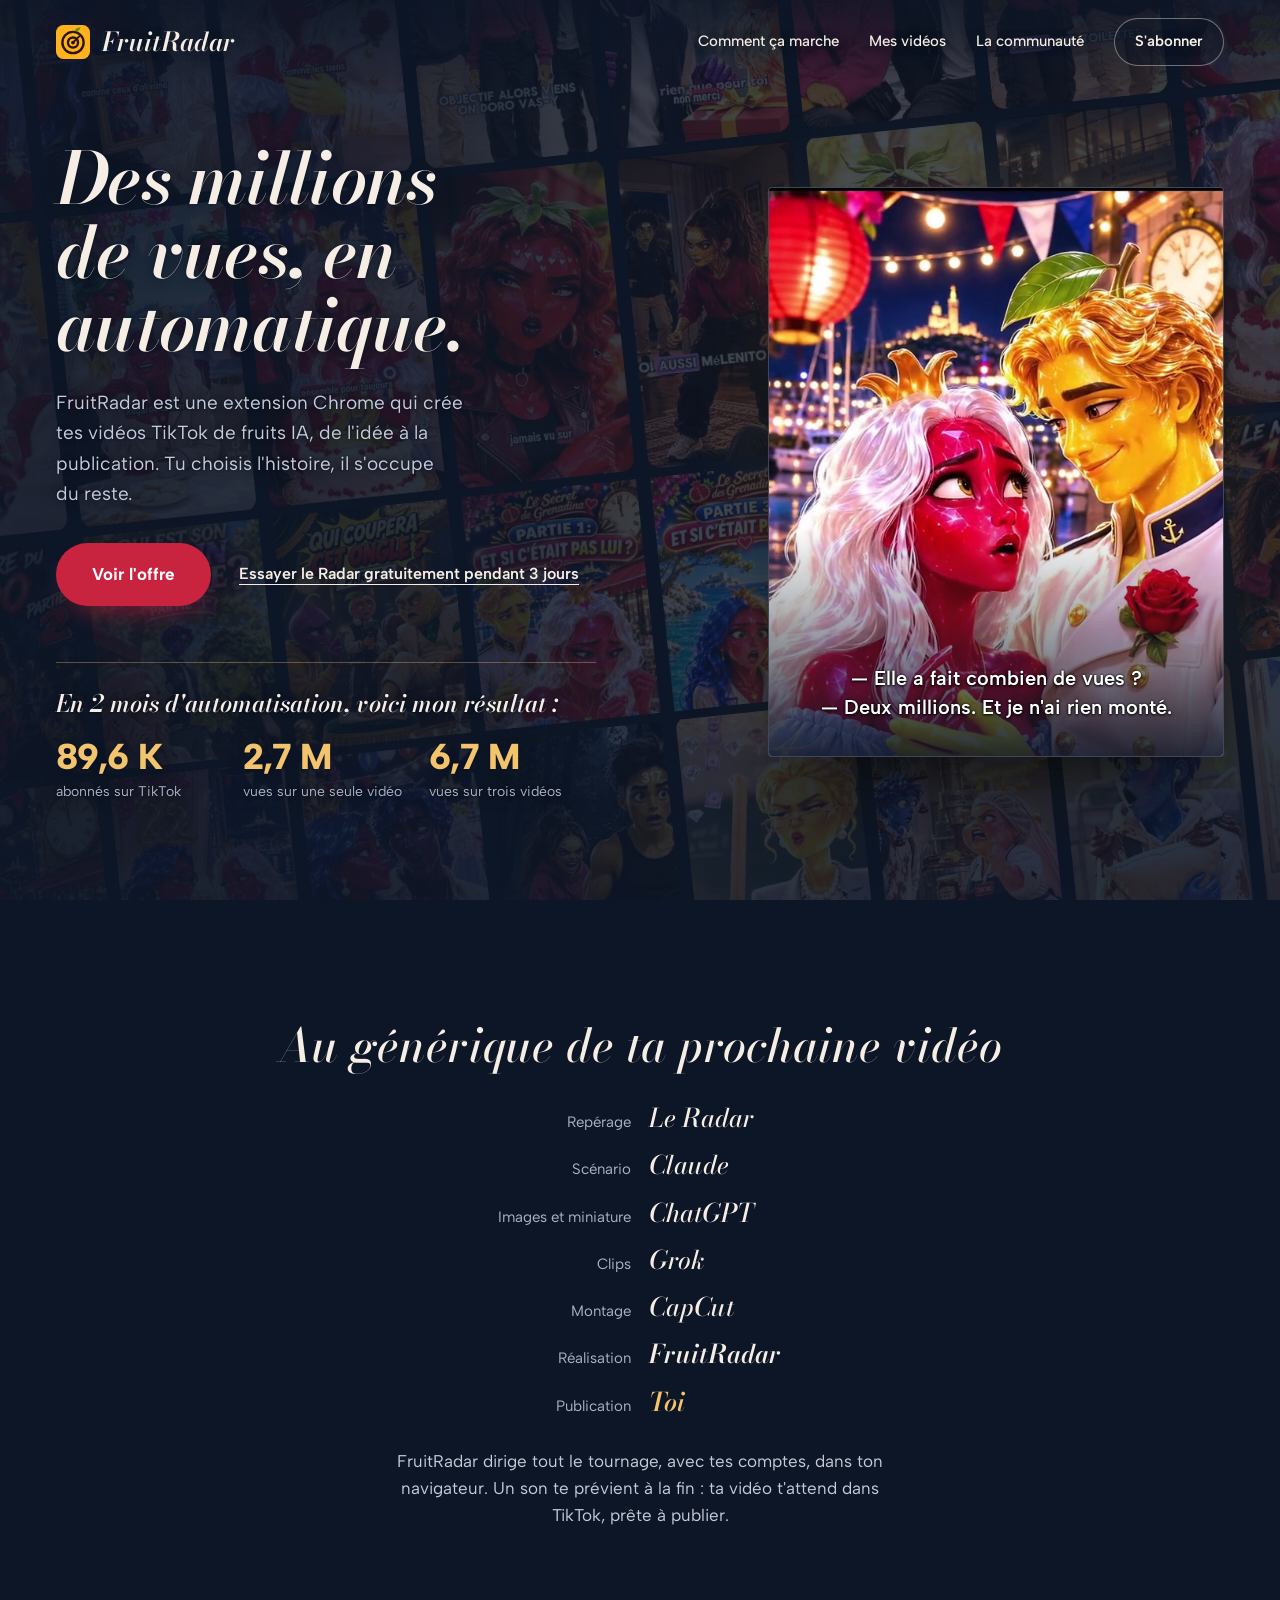
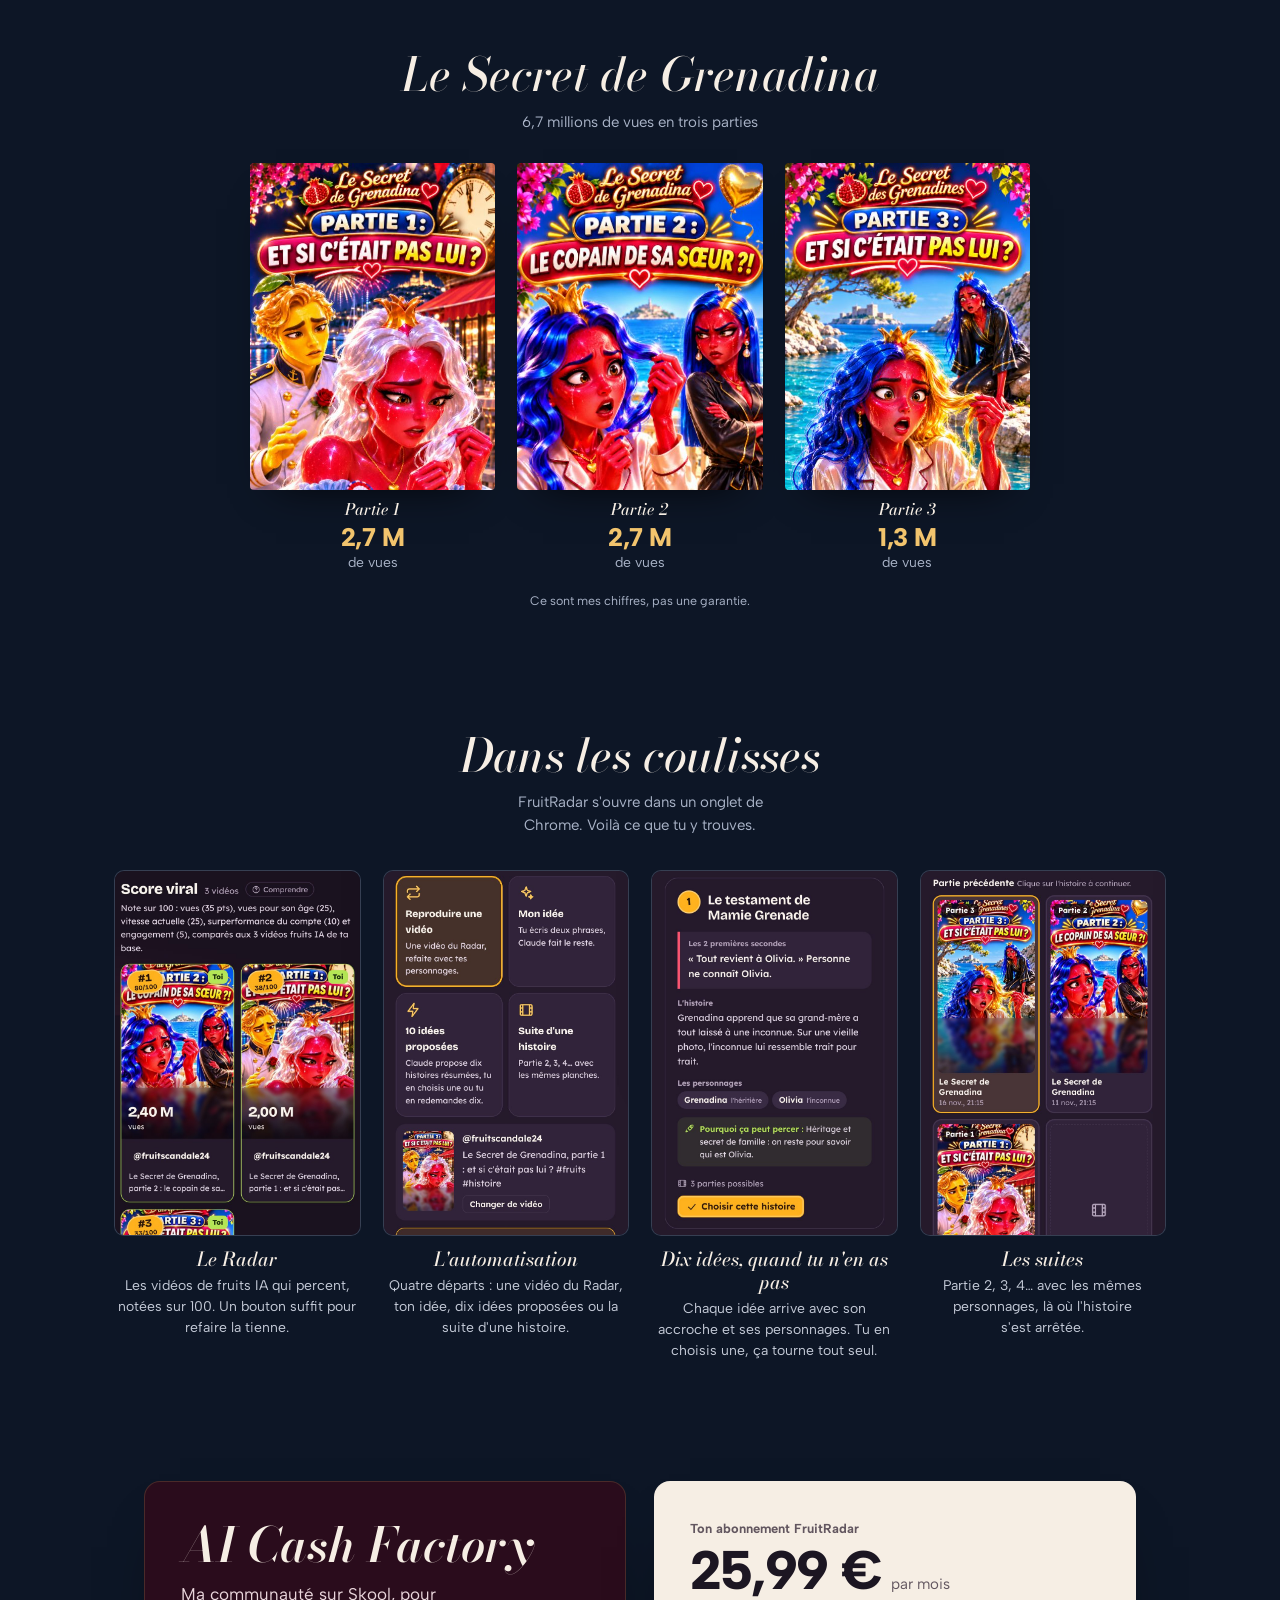
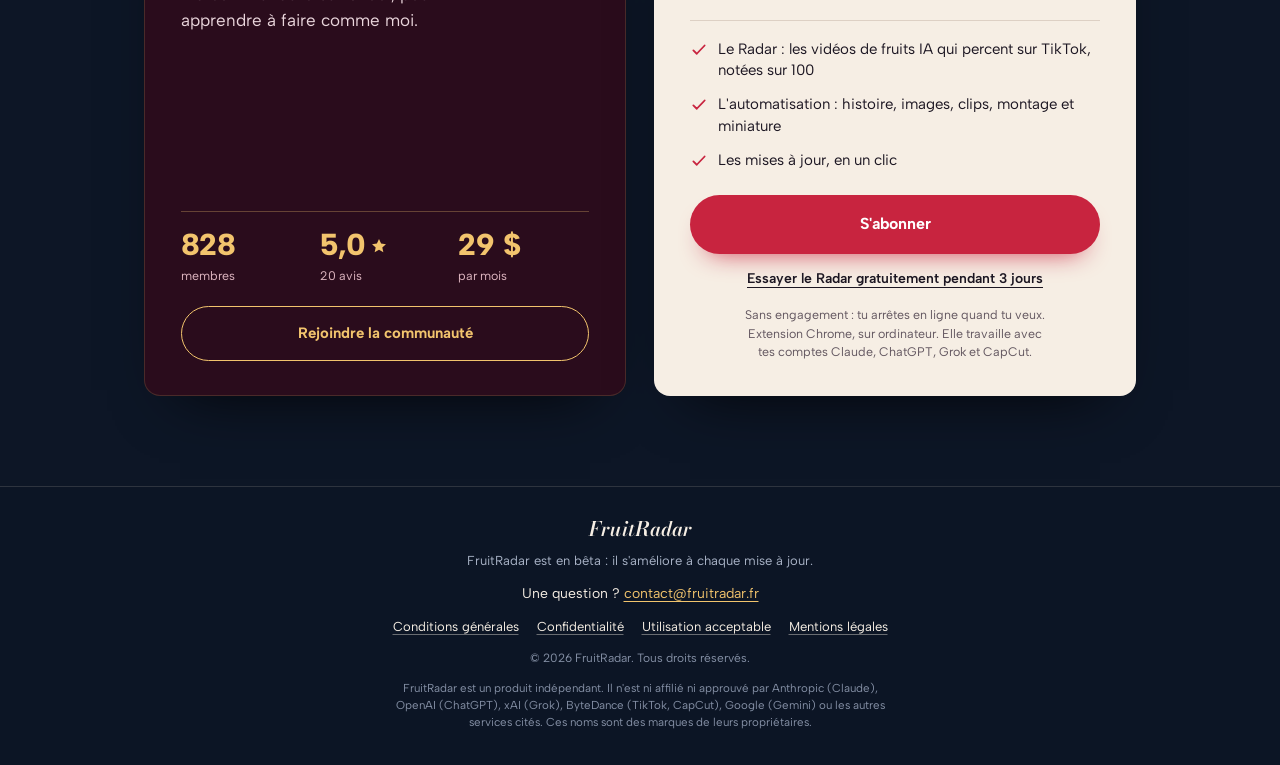
<file: index.html>
<!DOCTYPE html>
<html lang="fr">
<head>
<meta charset="utf-8">
<meta name="viewport" content="width=device-width, initial-scale=1">
<meta name="theme-color" content="#0d1626">
<meta name="description" content="FruitRadar est l'extension Chrome qui crée tes vidéos TikTok de fruits IA : le Radar repère ce qui perce, l'automatisation écrit l'histoire, dessine, anime et monte la vidéo. Tu n'as plus qu'à publier.">
<meta property="og:type" content="website">
<meta property="og:url" content="https://fruitradar.fr/">
<meta property="og:title" content="FruitRadar : des millions de vues, en automatique">
<meta property="og:description" content="L'extension Chrome qui crée tes vidéos TikTok de fruits IA, de l'idée à la publication.">
<meta property="og:image" content="https://fruitradar.fr/accueil.jpg">
<meta property="og:locale" content="fr_FR">
<link rel="icon" href="/favicon.ico" sizes="16x16 32x32 48x48">
<link rel="icon" type="image/png" sizes="192x192" href="/favicon-192.png">
<link rel="apple-touch-icon" href="/apple-touch-icon.png">
<link rel="preload" href="f-bodoni-italique-latin.woff2" as="font" type="font/woff2" crossorigin>
<title>FruitRadar : tes vidéos TikTok de fruits IA, en automatique</title>
<style>
  /* polices servies par le site lui-même (licence SIL OFL) : aucune requête vers un service tiers */
  @font-face { font-family: "Bodoni Moda"; font-style: normal; font-display: swap; font-weight: 400 900; src: url("f-bodoni-latin.woff2") format("woff2"); unicode-range: U+0000-00FF,U+0131,U+0152-0153,U+02BB-02BC,U+02C6,U+02DA,U+02DC,U+0304,U+0308,U+0329,U+2000-206F,U+20AC,U+2122,U+2191,U+2193,U+2212,U+2215,U+FEFF,U+FFFD; }
  @font-face { font-family: "Bodoni Moda"; font-style: italic; font-display: swap; font-weight: 400 900; src: url("f-bodoni-italique-latin.woff2") format("woff2"); unicode-range: U+0000-00FF,U+0131,U+0152-0153,U+02BB-02BC,U+02C6,U+02DA,U+02DC,U+0304,U+0308,U+0329,U+2000-206F,U+20AC,U+2122,U+2191,U+2193,U+2212,U+2215,U+FEFF,U+FFFD; }
  @font-face { font-family: "Albert Sans"; font-style: normal; font-display: swap; font-weight: 100 900; src: url("f-albert-latin.woff2") format("woff2"); unicode-range: U+0000-00FF,U+0131,U+0152-0153,U+02BB-02BC,U+02C6,U+02DA,U+02DC,U+0304,U+0308,U+0329,U+2000-206F,U+20AC,U+2122,U+2191,U+2193,U+2212,U+2215,U+FEFF,U+FFFD; }

  /* Prime time. Une soirée de première : bleu nuit, velours, rubis, or, ivoire.
     Derrière l'écran (l'image d'accueil), un mur d'affiches et de scènes de mes vidéos défile lentement.
     Quand on descend dans la page, la salle s'assombrit : le mur s'efface pour laisser lire.
     Titres en Bodoni Moda italique, texte en Albert Sans. Une seule couleur d'action : le rubis. */
  :root {
    --nuit: #0d1626;
    --nuit-2: #16223a;
    --velours: #2a0c1c;
    --rubis: #c8243f;
    --rubis-2: #ad1d36;
    --or: #f2c46d;
    --ivoire: #f6eee4;
    --brume: #a9b3c7;
    --brume-2: #c5cbd8;
    --encre: #1c1622;
    --encre-2: #62565f;
    --filet: rgba(242, 196, 109, .34);
    --trait: rgba(246, 238, 228, .14);
    --affiche: "Bodoni Moda", "Bodoni 72", Didot, Georgia, serif;
    --texte: "Albert Sans", system-ui, -apple-system, "Segoe UI", Roboto, sans-serif;
  }
  *, *::before, *::after { box-sizing: border-box; }
  html { -webkit-text-size-adjust: 100%; scroll-behavior: smooth; scroll-padding-top: 1.25rem; font-size: clamp(100%, calc(62.5% + .42vw), 150%); } /* grands écrans : tout grandit avec l'écran (16 px jusqu'à ~1430 px de large, 24 px au plus) */
  body { margin: 0; min-height: 100vh; background: var(--nuit); color: var(--ivoire); font: 400 1rem/1.55 var(--texte); overflow-x: clip; -webkit-font-smoothing: antialiased; }
  img { display: block; max-width: 100%; height: auto; }
  h1, h2, p, figure, dl, dd, ul { margin: 0; }
  ul { padding: 0; list-style: none; }
  a { color: inherit; }
  :focus-visible { outline: 2px solid var(--or); outline-offset: 0.1875rem; }

  /* ----- le mur : affiches et scènes de mes vidéos, en colonnes qui défilent. Chaque colonne contient deux fois la même bande :
     glisser de la moitié de sa hauteur revient exactement au départ. Le voile s'épaissit quand on descend (--voile, réglé plus bas). ----- */
  .fond { position: fixed; inset: 0; z-index: -1; overflow: hidden; background: var(--nuit); }
  .mur { position: absolute; inset: -18% -30%; display: flex; gap: 0.875rem; justify-content: center; transform: rotate(-6deg); }
  .col { flex: 0 0 clamp(7.375rem, 30vw, 11rem); align-self: flex-start; display: flex; flex-direction: column; animation: monte 86s linear infinite; }
  .col img { width: 100%; height: auto; }
  .col:nth-child(even) { animation-name: descend; animation-duration: 98s; }
  .col:nth-child(3n) { animation-duration: 112s; }
  .col:nth-child(4n+1) { animation-delay: -20s; }
  .col:nth-child(4n+2) { animation-delay: -47s; }
  .col:nth-child(4n+3) { animation-delay: -9s; }
  .col:nth-child(4n) { animation-delay: -63s; }
  @keyframes monte { from { transform: translateY(0); } to { transform: translateY(-33.3333%); } }
  @keyframes descend { from { transform: translateY(-33.3333%); } to { transform: translateY(0); } }
  .fond::after { content: ""; position: absolute; inset: 0; background-image: radial-gradient(ellipse 110% 80% at 50% 38%, rgba(13, 22, 38, 0) 35%, rgba(13, 22, 38, .62) 100%), linear-gradient(rgba(13, 22, 38, var(--voile, .78)), rgba(13, 22, 38, var(--voile, .78))); }
  @media (max-width: 700px) { .col:nth-child(n+7) { display: none; } }

  /* ----- l'en-tête ----- */
  .tete { display: flex; align-items: center; justify-content: space-between; gap: 1rem; padding: 0.875rem 1.125rem 0.875rem 1.25rem; background: linear-gradient(rgba(13, 22, 38, .72), rgba(13, 22, 38, 0)); text-shadow: 0 1px 0.625rem rgba(13, 22, 38, .9); }
  .marque { display: inline-flex; align-items: center; gap: 0.625rem; text-decoration: none; }
  .marque svg { flex: none; width: 1.875rem; height: 1.875rem; }
  .marque span { font: italic 600 1.375rem/1 var(--affiche); }
  .nav { display: flex; align-items: center; gap: 1.875rem; }
  .nav .ancre { display: none; }
  .pilule { padding: 0.625rem 1.0625rem; border: 1px solid rgba(246, 238, 228, .42); border-radius: 62.4375rem; background: rgba(13, 22, 38, .4); font-size: .875rem; font-weight: 600; text-decoration: none; transition: background .2s, color .2s, border-color .2s; }
  .pilule:hover { background: var(--ivoire); border-color: var(--ivoire); color: var(--nuit); }

  /* ----- la scène : l'écran (l'image d'accueil, sous-titrée comme un film) et l'accroche ----- */
  .scene { max-width: 35rem; margin: 0 auto; }
  .ecran { position: relative; margin: 0.25rem 0.75rem 0; aspect-ratio: 4 / 5; overflow: hidden; border-radius: 0.25rem; background: var(--nuit-2); border: 1px solid rgba(246, 238, 228, .18); box-shadow: 0 2.75rem 5rem -2.125rem rgba(0, 0, 0, .95), 0 0 6.875rem -1.5rem rgba(242, 196, 109, .16); }
  .ecran img { position: absolute; inset: 0; width: 100%; height: 100%; object-fit: cover; }
  .ecran::after { content: ""; position: absolute; left: 0; right: 0; bottom: 0; height: 40%; background: linear-gradient(to top, rgba(13, 22, 38, .9), rgba(13, 22, 38, 0)); }
  .sous-titre { position: absolute; z-index: 1; left: 0.875rem; right: 0.875rem; bottom: 1.375rem; text-align: center; font: 600 1.0625rem/1.45 var(--texte); color: #fff; text-shadow: 0 0 2px #000, 0 1px 0.1875rem #000; }

  .accroche { padding: 2.125rem 1.5rem 0; text-align: center; text-shadow: 0 1px 1rem rgba(13, 22, 38, .95), 0 0 0.1875rem rgba(13, 22, 38, .7); }
  .accroche h1 { font: italic 600 clamp(2.65rem, 11.8vw, 3.15rem)/1.02 var(--affiche); font-variation-settings: "opsz" 40; letter-spacing: -.01em; text-wrap: balance; }
  .chapeau { margin: 1.125rem auto 0; max-width: 32ch; font-size: 1rem; line-height: 1.6; color: var(--brume-2); text-wrap: pretty; }
  .actions { display: flex; flex-direction: column; align-items: center; gap: 1rem; margin-top: 1.625rem; }
  .appel { display: block; width: 100%; padding: 1.0625rem 1.5rem; border-radius: 62.4375rem; background: var(--rubis); color: #fff; font-weight: 700; font-size: 1rem; text-align: center; text-decoration: none; box-shadow: 0 1rem 1.875rem -1.125rem rgba(200, 36, 63, .9); transition: background .2s; }
  .appel:hover { background: var(--rubis-2); }
  .appel, .lien { text-shadow: none; }
  .lien { font-weight: 600; font-size: .9375rem; text-decoration-thickness: 1px; text-underline-offset: 0.3125rem; transition: color .2s; }
  .lien:hover { color: var(--or); }

  .chiffres { margin: 2.75rem 0 0; padding: 1.5rem 0 1.375rem; border-top: 1px solid var(--filet); border-bottom: 1px solid var(--filet); }
  .chiffres ul { display: grid; grid-template-columns: repeat(3, minmax(0, 1fr)); gap: 0.5rem; }
  .chiffres li { font-size: .78rem; line-height: 1.35; color: var(--brume); }
  .chiffres b { display: block; margin-bottom: 0.5rem; font: 800 1.8rem/1 var(--texte); letter-spacing: -.025em; color: var(--or); white-space: nowrap; }
  .chiffres-titre { margin: 0 0 1.125rem; font: italic 600 1.25rem/1.25 var(--affiche); font-variation-settings: "opsz" 24; color: var(--ivoire); text-wrap: balance; }

  /* ----- les sections ----- */
  .section { max-width: 35rem; margin: 4.75rem auto 0; padding: 0 1.5rem; }
  .titre { font: italic 500 clamp(1.95rem, 8.2vw, 2.3rem)/1.1 var(--affiche); text-align: center; text-wrap: balance; }
  .sous { margin: 0.625rem auto 0; max-width: 34ch; text-align: center; font-size: .875rem; line-height: 1.5; color: var(--brume); text-wrap: balance; }
  .paragraphe { margin: 1.875rem auto 0; max-width: 33ch; text-align: center; font-size: .9375rem; line-height: 1.6; color: var(--brume-2); text-wrap: pretty; }

  /* le générique : rôles à droite de l'axe, noms à gauche, comme à la fin d'un film */
  .credits { margin: 1.875rem auto 0; display: grid; gap: 0.75rem; }
  .credits div { display: grid; grid-template-columns: minmax(0, 1fr) minmax(0, 1fr); column-gap: 1.125rem; align-items: baseline; }
  .credits dt { text-align: right; font-size: .8125rem; line-height: 1.6; color: var(--brume); }
  .credits dd { font: italic 500 1.25rem/1.3 var(--affiche); }
  .credits .moi dd { font-weight: 600; }
  .credits .toi dd { color: var(--or); font-weight: 600; }

  /* la saga, dans l'ordre des parties : les miniatures restent, leurs vues sont tenues à jour par le serveur */
  .affiches { margin-top: 1.5rem; display: grid; grid-template-columns: repeat(3, minmax(0, 1fr)); gap: 0.625rem; }
  .affiches figure { position: relative; }
  .affiches img { width: 100%; aspect-ratio: 3 / 4; object-fit: cover; border-radius: 0.25rem; background: var(--nuit-2); box-shadow: 0 1.25rem 2.5rem -1.625rem rgba(0, 0, 0, .9); }
  .affiches figcaption { margin-top: 0.625rem; text-align: center; font-size: .75rem; line-height: 1.3; color: var(--brume); }
  .affiches figcaption span { display: block; margin-bottom: 0.25rem; font: italic 500 1rem/1.2 var(--affiche); color: var(--ivoire); }
  .affiches figcaption b { display: block; margin-bottom: 0.1875rem; font: 800 1.2rem/1.1 var(--texte); letter-spacing: -.02em; color: var(--or); white-space: nowrap; }
  .note { margin-top: 1.125rem; text-align: center; font-size: .78rem; color: var(--brume); }
  /* chiffre ou miniature qui vient d'arriver du serveur : un fondu court, rien de plus */
  .neuf { animation: neuf .7s ease both; }
  @keyframes neuf { from { opacity: .12; } }

  /* les coulisses : quatre captures de l'extension, à faire défiler sur téléphone */
  .defile { position: relative; margin: 1.5rem -1.5rem 0; padding: 0.25rem 1.5rem 0.5rem; display: flex; gap: 0.875rem; overflow-x: auto; scroll-snap-type: x mandatory; scroll-padding: 0 1.5rem; scrollbar-width: none; overscroll-behavior-x: contain; -webkit-overflow-scrolling: touch; }
  .defile::-webkit-scrollbar { display: none; }
  .defile:focus-visible { outline-offset: -2px; border-radius: 0.75rem; }
  .vue { flex: 0 0 80%; scroll-snap-align: center; }
  .vue img { width: 100%; aspect-ratio: 808 / 1200; object-fit: cover; object-position: top; border-radius: 0.625rem; border: 1px solid var(--trait); background: var(--nuit-2); }
  .vue figcaption { margin-top: 0.75rem; display: grid; gap: 0.25rem; text-align: center; }
  .vue strong { font: italic 500 1.2rem/1.2 var(--affiche); }
  .vue span { font-size: .875rem; line-height: 1.5; color: var(--brume-2); text-wrap: pretty; }
  .defile-bas { display: flex; align-items: center; justify-content: center; gap: 0.875rem; margin-top: 0.875rem; }
  .points { display: flex; gap: 2px; }
  .points button { width: 1.625rem; height: 1.625rem; padding: 0; border: 0; background: none; cursor: pointer; display: grid; place-items: center; border-radius: 50%; }
  .points button::before { content: ""; width: 0.4375rem; height: 0.4375rem; border-radius: 50%; background: rgba(246, 238, 228, .3); transition: background .2s, width .2s; }
  .points button.on::before { width: 1.25rem; border-radius: 0.4375rem; background: var(--or); }
  .fleche { width: 2.5rem; height: 2.5rem; border-radius: 50%; border: 1px solid rgba(246, 238, 228, .3); background: rgba(13, 22, 38, .5); color: var(--ivoire); cursor: pointer; display: grid; place-items: center; transition: background .2s, opacity .2s; }
  .fleche svg { width: 1.125rem; height: 1.125rem; }
  .fleche:hover { background: rgba(246, 238, 228, .12); }
  .fleche:disabled { opacity: .32; cursor: default; }

  /* ----- la communauté et l'abonnement ----- */
  .offres { max-width: 35rem; margin: 4.75rem auto 0; padding: 0 0.875rem; display: grid; gap: 1.375rem; }
  .skool { padding: 1.75rem 1.375rem 1.625rem; border-radius: 1rem; background: var(--velours); border: 1px solid rgba(242, 196, 109, .16); box-shadow: 0 1.875rem 3.75rem -2.25rem rgba(0, 0, 0, .9); display: flex; flex-direction: column; }
  .skool h2 { font: italic 600 2rem/1.05 var(--affiche); }
  .skool-texte { margin-top: 0.625rem; font-size: .9375rem; line-height: 1.55; color: #ead6dc; }
  .sk-chiffres { margin: 1.375rem 0; padding-top: 1.125rem; border-top: 1px solid rgba(242, 196, 109, .3); display: grid; grid-template-columns: repeat(3, minmax(0, 1fr)); gap: 0.5rem; font-size: .78rem; line-height: 1.3; color: #e0b8c2; }
  .sk-chiffres b { display: block; margin-bottom: 0.4375rem; font: 800 1.5rem/1 var(--texte); letter-spacing: -.02em; color: var(--or); white-space: nowrap; }
  .sk-note::after { content: ""; display: inline-block; width: .6em; height: .6em; margin-left: .14em; vertical-align: .02em; background: url("data:image/svg+xml,%3Csvg xmlns='http://www.w3.org/2000/svg' viewBox='0 0 24 24'%3E%3Cpath d='M12 2.8l2.8 6 6.5.7-4.9 4.4 1.4 6.4L12 17l-5.8 3.3 1.4-6.4L2.7 9.5l6.5-.7z' fill='%23f2c46d'/%3E%3C/svg%3E") no-repeat center / contain; }
  .sk-bas { margin-top: auto; }
  .contour { display: block; padding: 0.9375rem; border-radius: 62.4375rem; border: 1px solid var(--or); color: var(--or); text-align: center; font-weight: 700; font-size: .9375rem; text-decoration: none; transition: background .2s, color .2s; }
  .contour:hover { background: var(--or); color: var(--velours); }

  .prix { padding: 1.875rem 1.5rem 1.625rem; border-radius: 1rem; background: var(--ivoire); color: var(--encre); box-shadow: 0 1.875rem 3.75rem -2.25rem rgba(0, 0, 0, .9); }
  .prix-nom { font-size: .8125rem; color: var(--encre-2); }
  .prix-montant { margin-top: 0.25rem; display: flex; align-items: baseline; flex-wrap: wrap; gap: 0.25rem 0.625rem; }
  .prix-montant b { font: 800 clamp(2.9rem, 13.5vw, 3.4rem)/1 var(--texte); letter-spacing: -.035em; white-space: nowrap; }
  .prix-montant span { font-size: .9375rem; color: var(--encre-2); }
  .prix-montant s { font: 700 1.25rem/1 var(--texte); color: var(--encre-2); text-decoration-thickness: 2px; }
  .prix-promo { display: inline-block; margin-top: 0.625rem; padding: 0.25rem 0.75rem; border-radius: 62.4375rem; background: var(--rubis); color: #fff; font-weight: 700; font-size: .8125rem; }
  .prix-promo[hidden] { display: none; }
  .prix ul { margin-top: 1.375rem; padding-top: 1.125rem; border-top: 1px solid #ddd0c4; display: grid; gap: 0.75rem; }
  .prix li { display: grid; grid-template-columns: 1.125rem 1fr; gap: 0.625rem; font-size: .9375rem; line-height: 1.45; }
  .prix li svg { width: 1.125rem; height: 1.125rem; margin-top: 2px; color: var(--rubis); }
  .prix-appel { display: block; margin-top: 1.5rem; padding: 1.0625rem; border-radius: 62.4375rem; background: var(--rubis); color: #fff; text-align: center; font-weight: 700; font-size: 1rem; text-decoration: none; box-shadow: 0 0.875rem 1.625rem -1rem rgba(200, 36, 63, .95); transition: background .2s; }
  .prix-appel:hover { background: var(--rubis-2); }
  .prix-appel:focus-visible { outline-color: var(--encre); }
  .essai { margin-top: 0.875rem; text-align: center; font-size: .875rem; }
  .essai a { font-weight: 600; text-decoration-thickness: 1px; text-underline-offset: 0.25rem; }
  .essai a:hover { color: var(--rubis); }
  .essai a:focus-visible { outline-color: var(--encre); }
  .prix-note { margin-top: 1rem; text-align: center; font-size: .78rem; line-height: 1.5; color: var(--encre-2); text-wrap: balance; }


  /* ----- le pied de page ----- */
  .pied { margin-top: 4rem; padding: 2rem 1.5rem 2.125rem; border-top: 1px solid var(--trait); background: rgba(13, 22, 38, .55); text-align: center; display: grid; gap: 0.75rem; justify-items: center; }
  .pied-marque { font: italic 600 1.25rem/1 var(--affiche); }
  .pied-texte { max-width: 44ch; font-size: .8125rem; line-height: 1.55; color: var(--brume); }
  .pied-contact { font-size: .875rem; }
  .pied-contact a { color: var(--or); text-underline-offset: 0.1875rem; }
  .pied-liens { display: flex; flex-wrap: wrap; justify-content: center; gap: 0.375rem 1.125rem; font-size: .8125rem; }
  .pied-liens a { text-underline-offset: 0.1875rem; text-decoration-color: rgba(246, 238, 228, .4); }
  .pied-liens a:hover { color: var(--or); }
  .pied-droits { font-size: .75rem; color: #8590a6; }
  .pied-affil { max-width: 70ch; font-size: .72rem; line-height: 1.5; color: #8590a6; }

  /* ----- ordinateur : l'accroche à gauche, l'écran à droite, le mur visible tout autour ----- */
  @media (min-width: 980px) {
    .tete { height: 5.25rem; padding: 0 3.5rem; }
    .marque { gap: 0.75rem; }
    .marque svg { width: 2.125rem; height: 2.125rem; }
    .marque span { font-size: 1.625rem; }
    .nav .ancre { display: inline; font-size: .9375rem; font-weight: 500; text-decoration: none; transition: color .2s; }
    .nav .ancre:hover { color: var(--or); }
    .pilule { padding: 0.6875rem 1.25rem; font-size: .9375rem; }

    .scene { max-width: 80rem; min-height: calc(100vh - 5.25rem); min-height: calc(100svh - 5.25rem); padding: 0.5rem 3.5rem 3rem; display: grid; grid-template-columns: minmax(0, 1fr) minmax(0, 28.5rem); column-gap: 5rem; align-items: center; }
    .ecran { grid-column: 2; grid-row: 1; margin: 0; }
    .sous-titre { left: 2rem; right: 2rem; bottom: 2.125rem; font-size: 1.25rem; }
    .accroche { grid-column: 1; grid-row: 1; padding: 0; text-align: left; }
    .fond::before { content: ""; position: absolute; inset: 0; z-index: 1; background: linear-gradient(90deg, rgba(13, 22, 38, .62), rgba(13, 22, 38, .4) 38%, rgba(13, 22, 38, 0) 58%); opacity: calc((.93 - var(--voile, .78)) / .15); }
    .accroche h1 { font-size: clamp(3.7rem, 5.6vw, 4.9rem); }
    .chapeau { margin: 1.625rem 0 0; max-width: 36ch; font-size: 1.1875rem; }
    .actions { flex-direction: row; gap: 1.75rem; margin-top: 2.125rem; }
    .appel { width: auto; padding: 1.125rem 2.25rem; font-size: 1.0625rem; }
    .lien { font-size: 1rem; }
    .chiffres { margin-top: 3.5rem; padding: 1.625rem 0 0; border-bottom: 0; max-width: 33.75rem; }
    .chiffres ul { gap: 1.25rem; }
    .chiffres li { font-size: .875rem; }
    .chiffres b { font-size: 2.25rem; }
    .chiffres-titre { margin-bottom: 1.25rem; font-size: 1.5rem; }

    .section { max-width: 68.75rem; margin-top: 7.5rem; }
    .titre { font-size: 2.9rem; }
    .sous { font-size: .9375rem; }
    .paragraphe { max-width: 46ch; font-size: 1.0625rem; }
    .credits { max-width: 38.75rem; gap: 0.875rem; }
    .credits dt { font-size: .9375rem; }
    .credits dd { font-size: 1.6rem; }
    .affiches { max-width: 48.75rem; margin: 1.875rem auto 0; gap: 1.375rem; }
    .affiches figcaption { font-size: .875rem; }
    .affiches figcaption b { font-size: 1.6rem; }
    .defile { margin: 2.125rem 0 0; padding: 0; display: grid; grid-template-columns: repeat(4, minmax(0, 1fr)); gap: 1.375rem; overflow: visible; }
    .defile-bas { display: none; }

    .offres { max-width: 65rem; margin-top: 7.5rem; padding: 0 1.5rem; grid-template-columns: repeat(2, minmax(0, 1fr)); gap: 1.75rem; align-items: stretch; }
    .skool, .prix { padding: 2.375rem 2.25rem 2.125rem; }
    .skool h2 { font-size: 3rem; }
    .skool-texte { font-size: 1.0625rem; max-width: 30ch; }
    .sk-chiffres b { font-size: 1.9rem; }
    .pied { margin-top: 5.625rem; }
  }
  @media (prefers-reduced-motion: reduce) {
    html { scroll-behavior: auto; }
    .col { animation: none; }
    .neuf { animation: none; }
    .points button::before { transition: none; }
  }
</style>
</head>
<body>
<div class="fond" aria-hidden="true"><div class="mur">
<div class="col"><img src="mur-3.webp" width="200" height="2738" alt="" decoding="async" loading="lazy"><img src="mur-3.webp" width="200" height="2738" alt="" decoding="async" loading="lazy"><img src="mur-3.webp" width="200" height="2738" alt="" decoding="async" loading="lazy"></div>
<div class="col"><img src="mur-7.webp" width="200" height="2097" alt="" decoding="async" loading="lazy"><img src="mur-7.webp" width="200" height="2097" alt="" decoding="async" loading="lazy"><img src="mur-7.webp" width="200" height="2097" alt="" decoding="async" loading="lazy"></div>
<div class="col"><img src="mur-1.webp" width="200" height="2738" alt="" decoding="async" loading="lazy"><img src="mur-1.webp" width="200" height="2738" alt="" decoding="async" loading="lazy"><img src="mur-1.webp" width="200" height="2738" alt="" decoding="async" loading="lazy"></div>
<div class="col"><img src="mur-5.webp" width="200" height="2738" alt="" decoding="async" loading="lazy"><img src="mur-5.webp" width="200" height="2738" alt="" decoding="async" loading="lazy"><img src="mur-5.webp" width="200" height="2738" alt="" decoding="async" loading="lazy"></div>
<div class="col"><img src="mur-2.webp" width="200" height="2738" alt="" decoding="async" loading="lazy"><img src="mur-2.webp" width="200" height="2738" alt="" decoding="async" loading="lazy"><img src="mur-2.webp" width="200" height="2738" alt="" decoding="async" loading="lazy"></div>
<div class="col"><img src="mur-6.webp" width="200" height="2374" alt="" decoding="async" loading="lazy"><img src="mur-6.webp" width="200" height="2374" alt="" decoding="async" loading="lazy"><img src="mur-6.webp" width="200" height="2374" alt="" decoding="async" loading="lazy"></div>
<div class="col"><img src="mur-4.webp" width="200" height="2738" alt="" decoding="async" loading="lazy"><img src="mur-4.webp" width="200" height="2738" alt="" decoding="async" loading="lazy"><img src="mur-4.webp" width="200" height="2738" alt="" decoding="async" loading="lazy"></div>
<div class="col"><img src="mur-8.webp" width="200" height="2097" alt="" decoding="async" loading="lazy"><img src="mur-8.webp" width="200" height="2097" alt="" decoding="async" loading="lazy"><img src="mur-8.webp" width="200" height="2097" alt="" decoding="async" loading="lazy"></div>
<div class="col"><img src="mur-1.webp" width="200" height="2738" alt="" decoding="async" loading="lazy"><img src="mur-1.webp" width="200" height="2738" alt="" decoding="async" loading="lazy"><img src="mur-1.webp" width="200" height="2738" alt="" decoding="async" loading="lazy"></div>
<div class="col"><img src="mur-5.webp" width="200" height="2738" alt="" decoding="async" loading="lazy"><img src="mur-5.webp" width="200" height="2738" alt="" decoding="async" loading="lazy"><img src="mur-5.webp" width="200" height="2738" alt="" decoding="async" loading="lazy"></div>
<div class="col"><img src="mur-3.webp" width="200" height="2738" alt="" decoding="async" loading="lazy"><img src="mur-3.webp" width="200" height="2738" alt="" decoding="async" loading="lazy"><img src="mur-3.webp" width="200" height="2738" alt="" decoding="async" loading="lazy"></div>
<div class="col"><img src="mur-7.webp" width="200" height="2097" alt="" decoding="async" loading="lazy"><img src="mur-7.webp" width="200" height="2097" alt="" decoding="async" loading="lazy"><img src="mur-7.webp" width="200" height="2097" alt="" decoding="async" loading="lazy"></div>
<div class="col"><img src="mur-2.webp" width="200" height="2738" alt="" decoding="async" loading="lazy"><img src="mur-2.webp" width="200" height="2738" alt="" decoding="async" loading="lazy"><img src="mur-2.webp" width="200" height="2738" alt="" decoding="async" loading="lazy"></div>
<div class="col"><img src="mur-6.webp" width="200" height="2374" alt="" decoding="async" loading="lazy"><img src="mur-6.webp" width="200" height="2374" alt="" decoding="async" loading="lazy"><img src="mur-6.webp" width="200" height="2374" alt="" decoding="async" loading="lazy"></div>
<div class="col"><img src="mur-4.webp" width="200" height="2738" alt="" decoding="async" loading="lazy"><img src="mur-4.webp" width="200" height="2738" alt="" decoding="async" loading="lazy"><img src="mur-4.webp" width="200" height="2738" alt="" decoding="async" loading="lazy"></div>
<div class="col"><img src="mur-8.webp" width="200" height="2097" alt="" decoding="async" loading="lazy"><img src="mur-8.webp" width="200" height="2097" alt="" decoding="async" loading="lazy"><img src="mur-8.webp" width="200" height="2097" alt="" decoding="async" loading="lazy"></div>
<div class="col"><img src="mur-1.webp" width="200" height="2738" alt="" decoding="async" loading="lazy"><img src="mur-1.webp" width="200" height="2738" alt="" decoding="async" loading="lazy"><img src="mur-1.webp" width="200" height="2738" alt="" decoding="async" loading="lazy"></div>
<div class="col"><img src="mur-5.webp" width="200" height="2738" alt="" decoding="async" loading="lazy"><img src="mur-5.webp" width="200" height="2738" alt="" decoding="async" loading="lazy"><img src="mur-5.webp" width="200" height="2738" alt="" decoding="async" loading="lazy"></div>
</div></div>

<header class="tete" id="haut">
  <a class="marque" href="#haut" aria-label="FruitRadar, haut de la page">
    <svg viewBox="0 0 128 128" aria-hidden="true"><rect width="128" height="128" rx="28" fill="#ffb21e"/><circle cx="64" cy="66" r="40" fill="none" stroke="#2a1606" stroke-width="9"/><circle cx="64" cy="66" r="19" fill="none" stroke="#2a1606" stroke-width="9"/><circle cx="64" cy="66" r="7" fill="#2a1606"/><line x1="64" y1="66" x2="87.5" y2="42.5" stroke="#2a1606" stroke-width="7" stroke-linecap="round"/><path d="M71.5 23.5C71 14 79 8.6 92 9C90.5 18 83.5 24.5 71.5 23.5Z" fill="#5b9400"/></svg>
    <span>FruitRadar</span>
  </a>
  <nav class="nav" aria-label="Menu">
    <a class="ancre" href="#generique">Comment ça marche</a>
    <a class="ancre" href="#videos">Mes vidéos</a>
    <a class="ancre" href="#skool">La communauté</a>
    <a class="pilule" href="installer.html">S'abonner</a>
  </nav>
</header>

<main>
  <section class="scene">
    <figure class="ecran">
      <img src="accueil.jpg" width="1152" height="1440" fetchpriority="high" alt="Une scène de mes vidéos : un soir de fête sur un port, une grenade aux cheveux blancs lève les yeux vers un citron en uniforme de marin.">
      <p class="sous-titre">— Elle a fait combien de vues&nbsp;?<br>— Deux millions. Et je n'ai rien monté.</p>
    </figure>
    <div class="accroche">
      <h1>Des millions de vues, en automatique.</h1>
      <p class="chapeau">FruitRadar est une extension Chrome qui crée tes vidéos TikTok de fruits IA, de l'idée à la publication. Tu choisis l'histoire, il s'occupe du reste.</p>
      <div class="actions">
        <a class="appel" href="#prix">Voir l'offre</a>
        <a class="lien" href="installer.html?choix=essai">Essayer le Radar gratuitement pendant 3 jours</a>
      </div>
      <div class="chiffres">
        <p class="chiffres-titre" id="t-chiffres">En 2 mois d'automatisation, voici mon résultat&nbsp;:</p>
        <ul aria-labelledby="t-chiffres">
          <li><b data-v="abonnes">89,6&nbsp;K</b>abonnés sur TikTok</li>
          <li><b data-v="record">2,7&nbsp;M</b>vues sur une seule vidéo</li>
          <li><b data-v="trois">6,7&nbsp;M</b>vues sur trois vidéos</li>
        </ul>
      </div>
    </div>
  </section>

  <section class="section" id="generique" aria-labelledby="t-generique">
    <h2 class="titre" id="t-generique">Au générique de ta prochaine vidéo</h2>
    <dl class="credits">
      <div><dt>Repérage</dt><dd>Le Radar</dd></div>
      <div><dt>Scénario</dt><dd>Claude</dd></div>
      <div><dt>Images et miniature</dt><dd>ChatGPT</dd></div>
      <div><dt>Clips</dt><dd>Grok</dd></div>
      <div><dt>Montage</dt><dd>CapCut</dd></div>
      <div class="moi"><dt>Réalisation</dt><dd>FruitRadar</dd></div>
      <div class="toi"><dt>Publication</dt><dd>Toi</dd></div>
    </dl>
    <p class="paragraphe">FruitRadar dirige tout le tournage, avec tes comptes, dans ton navigateur. Un son te prévient à la fin&nbsp;: ta vidéo t'attend dans TikTok, prête à publier.</p>
  </section>

  <section class="section" id="videos" aria-labelledby="t-videos">
    <h2 class="titre" id="t-videos">Le Secret de Grenadina</h2>
    <p class="sous" data-v="trois-long">6,7 millions de vues en trois parties</p>
    <div class="affiches">
      <figure data-id="7705540914264952086"><img src="grenadina-partie-1.jpg" width="486" height="648" loading="lazy" alt="Miniature de ma vidéo « Le Secret de Grenadina », partie 1 : et si c'était pas lui ?"><figcaption><span>Partie 1</span><b>2,7&nbsp;M</b>de vues</figcaption></figure>
      <figure data-id="7705936195947171094"><img src="grenadina-partie-2.jpg" width="486" height="648" loading="lazy" alt="Miniature de ma vidéo « Le Secret de Grenadina », partie 2 : le copain de sa sœur ?!"><figcaption><span>Partie 2</span><b>2,7&nbsp;M</b>de vues</figcaption></figure>
      <figure data-id="7706224869192617219"><img src="grenadina-partie-3.jpg" width="486" height="648" loading="lazy" alt="Miniature de ma vidéo « Le Secret de Grenadina », partie 3 : et si c'était pas lui ?"><figcaption><span>Partie 3</span><b>1,3&nbsp;M</b>de vues</figcaption></figure>
    </div>
    <p class="note">Ce sont mes chiffres, pas une garantie.</p>
  </section>

  <section class="section" id="coulisses" aria-labelledby="t-coulisses">
    <h2 class="titre" id="t-coulisses">Dans les coulisses</h2>
    <p class="sous">FruitRadar s'ouvre dans un onglet de Chrome. Voilà ce que tu y trouves.</p>
    <div class="defile" id="defile" tabindex="0" role="group" aria-label="Captures de FruitRadar, à faire défiler">
      <figure class="vue">
        <img src="vue-radar.jpg" width="808" height="1200" loading="lazy" alt="Capture de FruitRadar, le Radar : les vidéos classées par score viral, avec leur miniature, leur rang, leur note sur 100 et leurs vues.">
        <figcaption><strong>Le Radar</strong><span>Les vidéos de fruits IA qui percent, notées sur 100. Un bouton suffit pour refaire la tienne.</span></figcaption>
      </figure>
      <figure class="vue">
        <img src="vue-auto.jpg" width="808" height="1200" loading="lazy" alt="Capture de FruitRadar, l'Automatisation : quatre départs possibles pour une vidéo, et la vidéo choisie à reproduire.">
        <figcaption><strong>L'automatisation</strong><span>Quatre départs&nbsp;: une vidéo du Radar, ton idée, dix idées proposées ou la suite d'une histoire.</span></figcaption>
      </figure>
      <figure class="vue">
        <img src="vue-idees.jpg" width="808" height="1200" loading="lazy" alt="Capture de FruitRadar, « 10 idées proposées » : une histoire avec ses deux premières secondes, son résumé, ses personnages et le bouton pour la choisir.">
        <figcaption><strong>Dix idées, quand tu n'en as pas</strong><span>Chaque idée arrive avec son accroche et ses personnages. Tu en choisis une, ça tourne tout seul.</span></figcaption>
      </figure>
      <figure class="vue">
        <img src="vue-suite.jpg" width="808" height="1200" loading="lazy" alt="Capture de FruitRadar, « Suite d'une histoire » : les parties déjà faites, avec leur miniature, pour continuer l'histoire.">
        <figcaption><strong>Les suites</strong><span>Partie 2, 3, 4… avec les mêmes personnages, là où l'histoire s'est arrêtée.</span></figcaption>
      </figure>
    </div>
    <div class="defile-bas">
      <button class="fleche" type="button" data-pas="-1" aria-label="Capture précédente"><svg viewBox="0 0 24 24" fill="none" stroke="currentColor" stroke-width="2" stroke-linecap="round" stroke-linejoin="round" aria-hidden="true"><path d="M15 5l-7 7 7 7"/></svg></button>
      <div class="points" id="points">
        <button type="button" class="on" aria-label="Capture 1 sur 4"></button><button type="button" aria-label="Capture 2 sur 4"></button><button type="button" aria-label="Capture 3 sur 4"></button><button type="button" aria-label="Capture 4 sur 4"></button>
      </div>
      <button class="fleche" type="button" data-pas="1" aria-label="Capture suivante"><svg viewBox="0 0 24 24" fill="none" stroke="currentColor" stroke-width="2" stroke-linecap="round" stroke-linejoin="round" aria-hidden="true"><path d="M9 5l7 7-7 7"/></svg></button>
    </div>
  </section>

  <div class="offres">
    <section class="skool" id="skool" aria-labelledby="t-skool">
      <h2 id="t-skool">AI Cash Factory</h2>
      <p class="skool-texte">Ma communauté sur Skool, pour apprendre à faire comme moi.</p>
      <div class="sk-bas">
      <div class="sk-chiffres">
        <div><b data-v="sk-membres">828</b>membres</div>
        <div><b class="sk-note" data-v="sk-note">5,0</b>20 avis</div>
        <div><b data-v="sk-prix">29 $</b>par mois</div>
      </div>
      <a class="contour" href="https://www.skool.com/aicashfactory/about?ref=79fb98e86c4f4f8faab48283db5ac9ee" target="_blank" rel="noopener sponsored">Rejoindre la communauté</a>
      </div>
    </section>

    <section class="prix" id="prix" aria-labelledby="t-prix">
      <h2 class="prix-nom" id="t-prix">Ton abonnement FruitRadar</h2>
      <p class="prix-promo" data-offre="badge" hidden></p>
      <p class="prix-montant" data-offre="montant"><b>25,99&nbsp;€</b><span>par mois</span></p>
      <ul>
        <li><svg viewBox="0 0 24 24" fill="none" stroke="currentColor" stroke-width="2.4" stroke-linecap="round" stroke-linejoin="round" aria-hidden="true"><path d="M4.5 12.5l4.5 4.5 10.5-11"/></svg><span>Le Radar&nbsp;: les vidéos de fruits IA qui percent sur TikTok, notées sur 100</span></li>
        <li><svg viewBox="0 0 24 24" fill="none" stroke="currentColor" stroke-width="2.4" stroke-linecap="round" stroke-linejoin="round" aria-hidden="true"><path d="M4.5 12.5l4.5 4.5 10.5-11"/></svg><span>L'automatisation&nbsp;: histoire, images, clips, montage et miniature</span></li>
        <li><svg viewBox="0 0 24 24" fill="none" stroke="currentColor" stroke-width="2.4" stroke-linecap="round" stroke-linejoin="round" aria-hidden="true"><path d="M4.5 12.5l4.5 4.5 10.5-11"/></svg><span>Les mises à jour, en un clic</span></li>
      </ul>
      <a class="prix-appel" href="installer.html">S'abonner</a>
      <p class="essai"><a href="installer.html?choix=essai">Essayer le Radar gratuitement pendant 3 jours</a></p>
      <p class="prix-note">Sans engagement&nbsp;: tu arrêtes en ligne quand tu veux. Extension Chrome, sur ordinateur. Elle travaille avec tes comptes Claude, ChatGPT, Grok et CapCut.</p>
    </section>
  </div>

</main>

<footer class="pied">
  <p class="pied-marque">FruitRadar</p>
  <p class="pied-texte">FruitRadar est en bêta&nbsp;: il s'améliore à chaque mise à jour.</p>
  <p class="pied-contact">Une question&nbsp;? <a href="https://mail.google.com/mail/?view=cm&amp;fs=1&amp;to=contact@fruitradar.fr" target="_blank" rel="noopener" title="Écrire avec Gmail">contact@fruitradar.fr</a></p>
  <nav class="pied-liens" aria-label="Pages légales"><a href="conditions.html">Conditions générales</a> <a href="confidentialite.html">Confidentialité</a> <a href="utilisation.html">Utilisation acceptable</a> <a href="conditions.html#editeur">Mentions légales</a></nav>
  <p class="pied-droits">© 2026 FruitRadar. Tous droits réservés.</p>
  <p class="pied-affil">FruitRadar est un produit indépendant. Il n'est ni affilié ni approuvé par Anthropic (Claude), OpenAI (ChatGPT), xAI (Grok), ByteDance (TikTok, CapCut), Google (Gemini) ou les autres services cités. Ces noms sont des marques de leurs propriétaires.</p>
</footer>

<script>
/* La salle s'assombrit quand on descend : le mur reste, mais s'efface derrière le texte. */
(function () {
  var r = document.documentElement, f = 0;
  function voile() { f = 0; var p = Math.min(1, Math.max(0, window.scrollY / (window.innerHeight * .8))); r.style.setProperty('--voile', (.78 + .15 * p).toFixed(3)); }
  window.addEventListener('scroll', function () { if (!f) f = requestAnimationFrame(voile); }, { passive: true });
  window.addEventListener('resize', voile);
  voile();
})();
</script>
<script>
/* Chiffres en direct : mes abonnés, ma meilleure vidéo, les vues des trois parties de la saga, et la carte Skool.
   Le serveur FruitRadar les tient à jour. S'il ne répond pas, la page garde les chiffres écrits plus haut. */
(function () {
  var SERVEUR = 'https://fruitradar-serveur.pages.dev';
  if (!window.fetch || !window.Promise) return;
  var calme = window.matchMedia && matchMedia('(prefers-reduced-motion: reduce)').matches;
  function el(k) { return document.querySelector('[data-v="' + k + '"]'); }
  function nombre(n) { return typeof n === 'number' && isFinite(n) && n >= 0; }
  function un(x) { return (Math.floor(x * 10) / 10).toLocaleString('fr-FR', { maximumFractionDigits: 1 }); } // arrondi vers le bas : jamais plus que la réalité
  function court(n) { return n >= 1e6 ? un(n / 1e6) + ' M' : n >= 1e3 ? un(n / 1e3) + ' K' : String(Math.floor(n)); }
  function enLettres(n) { return n >= 1e6 ? un(n / 1e6) + (n >= 2e6 ? ' millions' : ' million') + ' de vues' : Math.floor(n).toLocaleString('fr-FR') + ' vues'; }
  function poser(e, txt) {
    if (!e || e.textContent === txt) return;
    e.textContent = txt;
    if (!calme) { e.classList.remove('neuf'); void e.offsetWidth; e.classList.add('neuf'); }
  }
  function libelle(b, txt) { var n = b && b.nextSibling; if (n && n.nodeType === 3 && n.nodeValue !== txt) n.nodeValue = txt; }
  function tiktok(d) {
    if (!nombre(d.maj_le)) return;
    if (nombre(d.abonnes)) poser(el('abonnes'), court(d.abonnes));
    if (nombre(d.record)) poser(el('record'), court(d.record));
    // les trois parties de la saga : on ne change rien tant qu'une des trois manque (le total doit rester juste)
    var vues = d.vues || {}, somme = 0;
    if (!figs.length || !figs.every(function (f) { return nombre(vues[f.dataset.id]); })) return;
    figs.forEach(function (f) { var n = vues[f.dataset.id]; poser(f.querySelector('figcaption b'), court(n)); somme += n; });
    poser(el('trois'), court(somme));
    poser(el('trois-long'), enLettres(somme) + ' en trois parties');
  }
  function skool(s) {
    if (!s || !nombre(s.membres) || s.membres < 1) return;
    poser(el('sk-membres'), Math.floor(s.membres).toLocaleString('fr-FR'));
    if (nombre(s.note) && s.note <= 5) poser(el('sk-note'), s.note.toLocaleString('fr-FR', { minimumFractionDigits: 1, maximumFractionDigits: 1 })); // l'étoile est dessinée par la feuille de style
    if (nombre(s.avis)) libelle(el('sk-note'), Math.floor(s.avis) + ' avis');
    var sym = { usd: '$', eur: '€', gbp: '£' }[s.devise];
    if (nombre(s.prix) && sym) {
      poser(el('sk-prix'), (s.prix % 1 ? s.prix.toLocaleString('fr-FR', { minimumFractionDigits: 2, maximumFractionDigits: 2 }) : String(s.prix)) + ' ' + sym);
      if (s.periode === 'month' || s.periode === 'year') libelle(el('sk-prix'), s.periode === 'year' ? 'par an' : 'par mois');
    }
  }
  var ctl = window.AbortController ? new AbortController() : null, minuterie = setTimeout(function () { if (ctl) ctl.abort(); }, 8000);
  var figs = [].slice.call(document.querySelectorAll('.affiches figure[data-id]'));
  fetch(SERVEUR + '/vitrine?ids=' + figs.map(function (f) { return f.dataset.id; }).join(','), { credentials: 'omit', signal: ctl ? ctl.signal : undefined })
    .then(function (r) { return r.ok ? r.json() : null; })
    .then(function (d) { clearTimeout(minuterie); if (!d || !d.ok) return; tiktok(d); skool(d.skool); })
    .catch(function () { /* serveur muet : les chiffres écrits dans la page restent */ });
})();
</script>
<script>
/* Les captures des coulisses : points et flèches pour passer de l'une à l'autre (sur téléphone) */
(function () {
  var d = document.getElementById('defile'); if (!d) return;
  var vues = Array.prototype.slice.call(d.querySelectorAll('.vue'));
  var pts = Array.prototype.slice.call(document.querySelectorAll('#points button'));
  var fl = Array.prototype.slice.call(document.querySelectorAll('.fleche'));
  var doux = !(window.matchMedia && matchMedia('(prefers-reduced-motion: reduce)').matches);
  function courant() {
    var c = d.scrollLeft + d.clientWidth / 2, k = 0, min = Infinity;
    vues.forEach(function (v, i) { var e = Math.abs(v.offsetLeft + v.offsetWidth / 2 - c); if (e < min) { min = e; k = i; } });
    return k;
  }
  function peindre() {
    var k = courant();
    pts.forEach(function (p, i) { p.classList.toggle('on', i === k); if (i === k) p.setAttribute('aria-current', 'true'); else p.removeAttribute('aria-current'); });
    fl.forEach(function (b) { b.disabled = b.dataset.pas === '-1' ? k === 0 : k === vues.length - 1; });
  }
  function aller(i) {
    var v = vues[Math.max(0, Math.min(vues.length - 1, i))];
    d.scrollTo({ left: v.offsetLeft - (d.clientWidth - v.offsetWidth) / 2, behavior: doux ? 'smooth' : 'auto' });
  }
  var t = 0;
  d.addEventListener('scroll', function () { cancelAnimationFrame(t); t = requestAnimationFrame(peindre); }, { passive: true });
  window.addEventListener('resize', peindre);
  pts.forEach(function (p, i) { p.addEventListener('click', function () { aller(i); }); });
  fl.forEach(function (b) { b.addEventListener('click', function () { aller(courant() + Number(b.dataset.pas)); }); });
  d.addEventListener('keydown', function (e) { if (e.key === 'ArrowRight') { e.preventDefault(); aller(courant() + 1); } else if (e.key === 'ArrowLeft') { e.preventDefault(); aller(courant() - 1); } });
  peindre();
})();
</script>
<script>
/* Promo du moment (réglée dans FruitRadar Admin) : prix barré et prix du 1er mois. Sans réponse du serveur, le prix normal reste affiché. */
(function () {
  var b = document.querySelector('[data-offre="badge"]'), m = document.querySelector('[data-offre="montant"]');
  if (!b || !m || !window.fetch) return;
  var eur = function (c) { return (c / 100).toLocaleString('fr-FR', { minimumFractionDigits: 2, maximumFractionDigits: 2 }) + '\u00a0€'; };
  fetch('https://fruitradar-serveur.pages.dev/offre', { credentials: 'omit' }).then(function (r) { return r.json(); }).then(function (o) {
    var p = o && o.promo;
    if (!p || !(p.pct > 0) || !(p.prix > 0) || !(o.prix > p.prix)) return;
    b.textContent = '-' + p.pct + '\u00a0% sur ton 1er mois';
    b.hidden = false;
    m.innerHTML = '<s>' + eur(o.prix) + '</s><b>' + eur(p.prix) + '</b><span>le 1er mois, puis ' + eur(o.prix) + ' par mois</span>';
  }).catch(function () { /* prix normal */ });
})();
</script>
<script src="mesure.js?v=8fa71d65" defer></script>
</body>
</html>
</file>
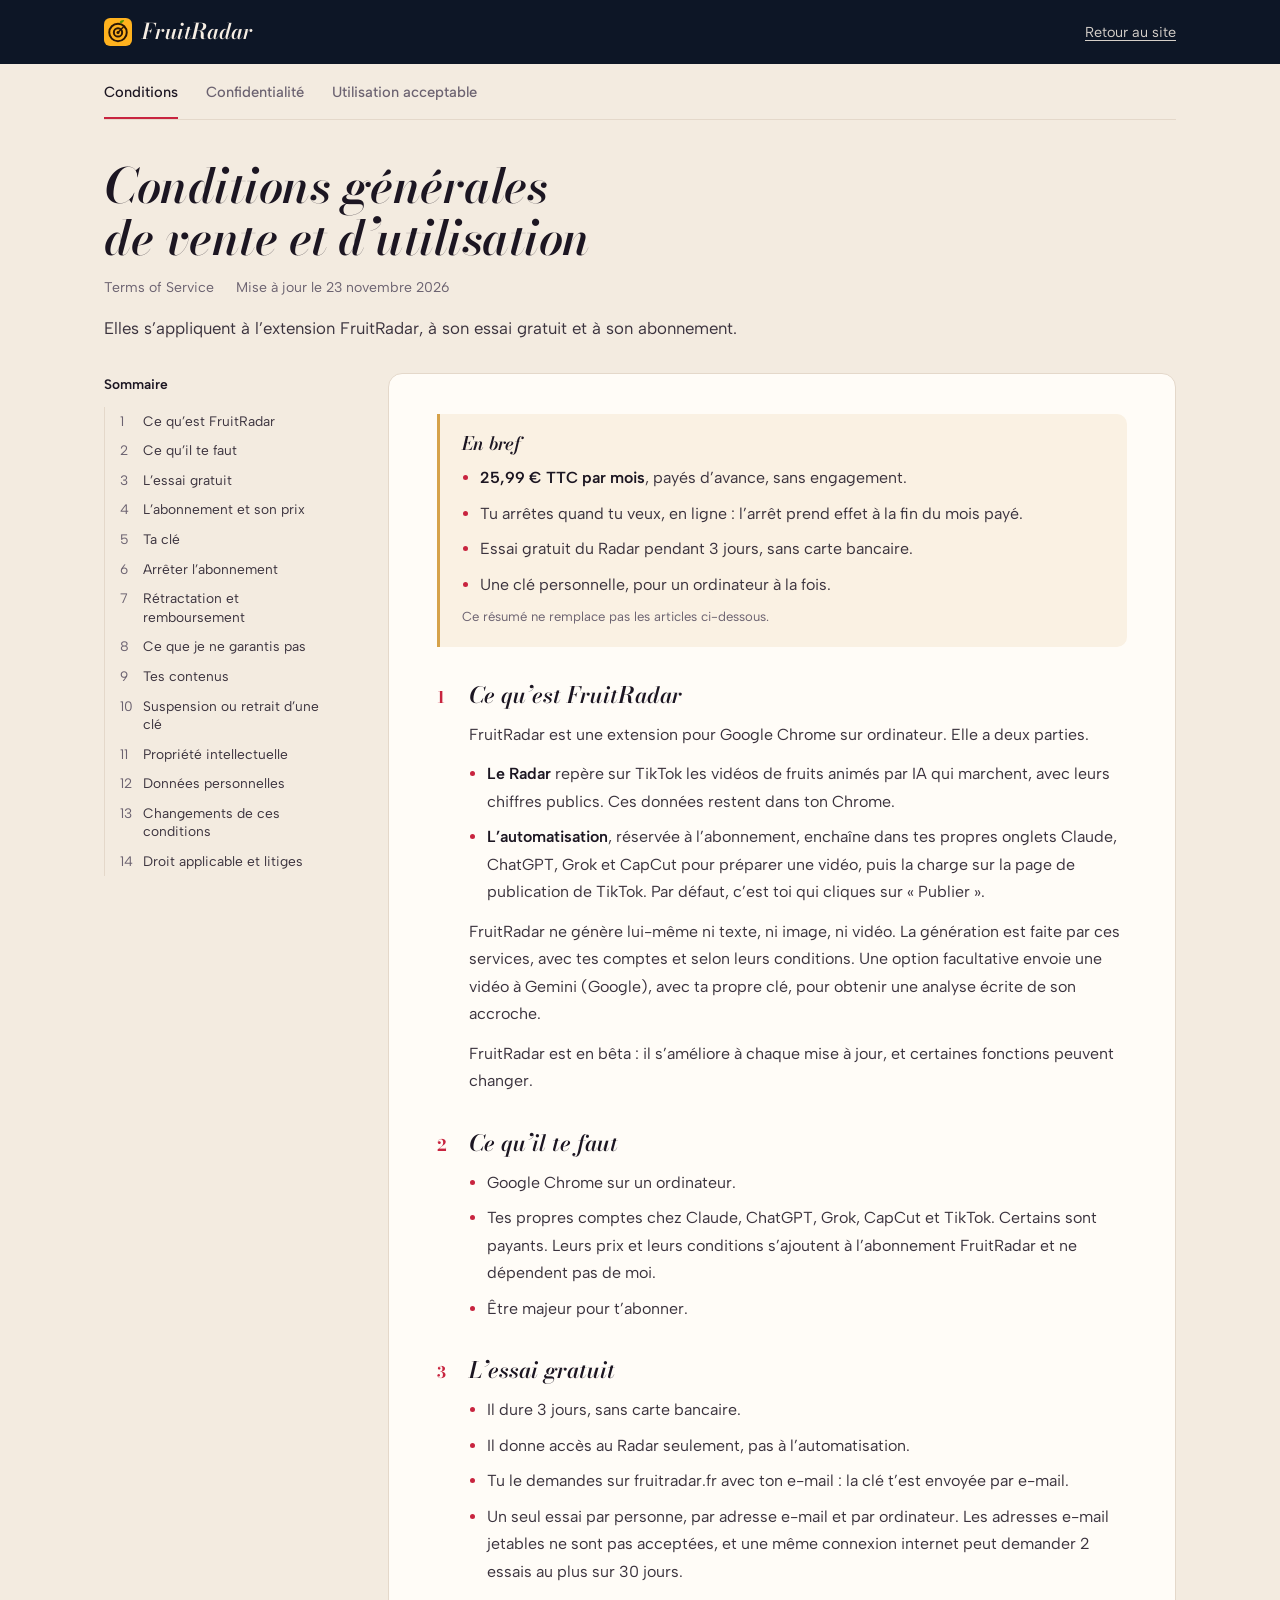
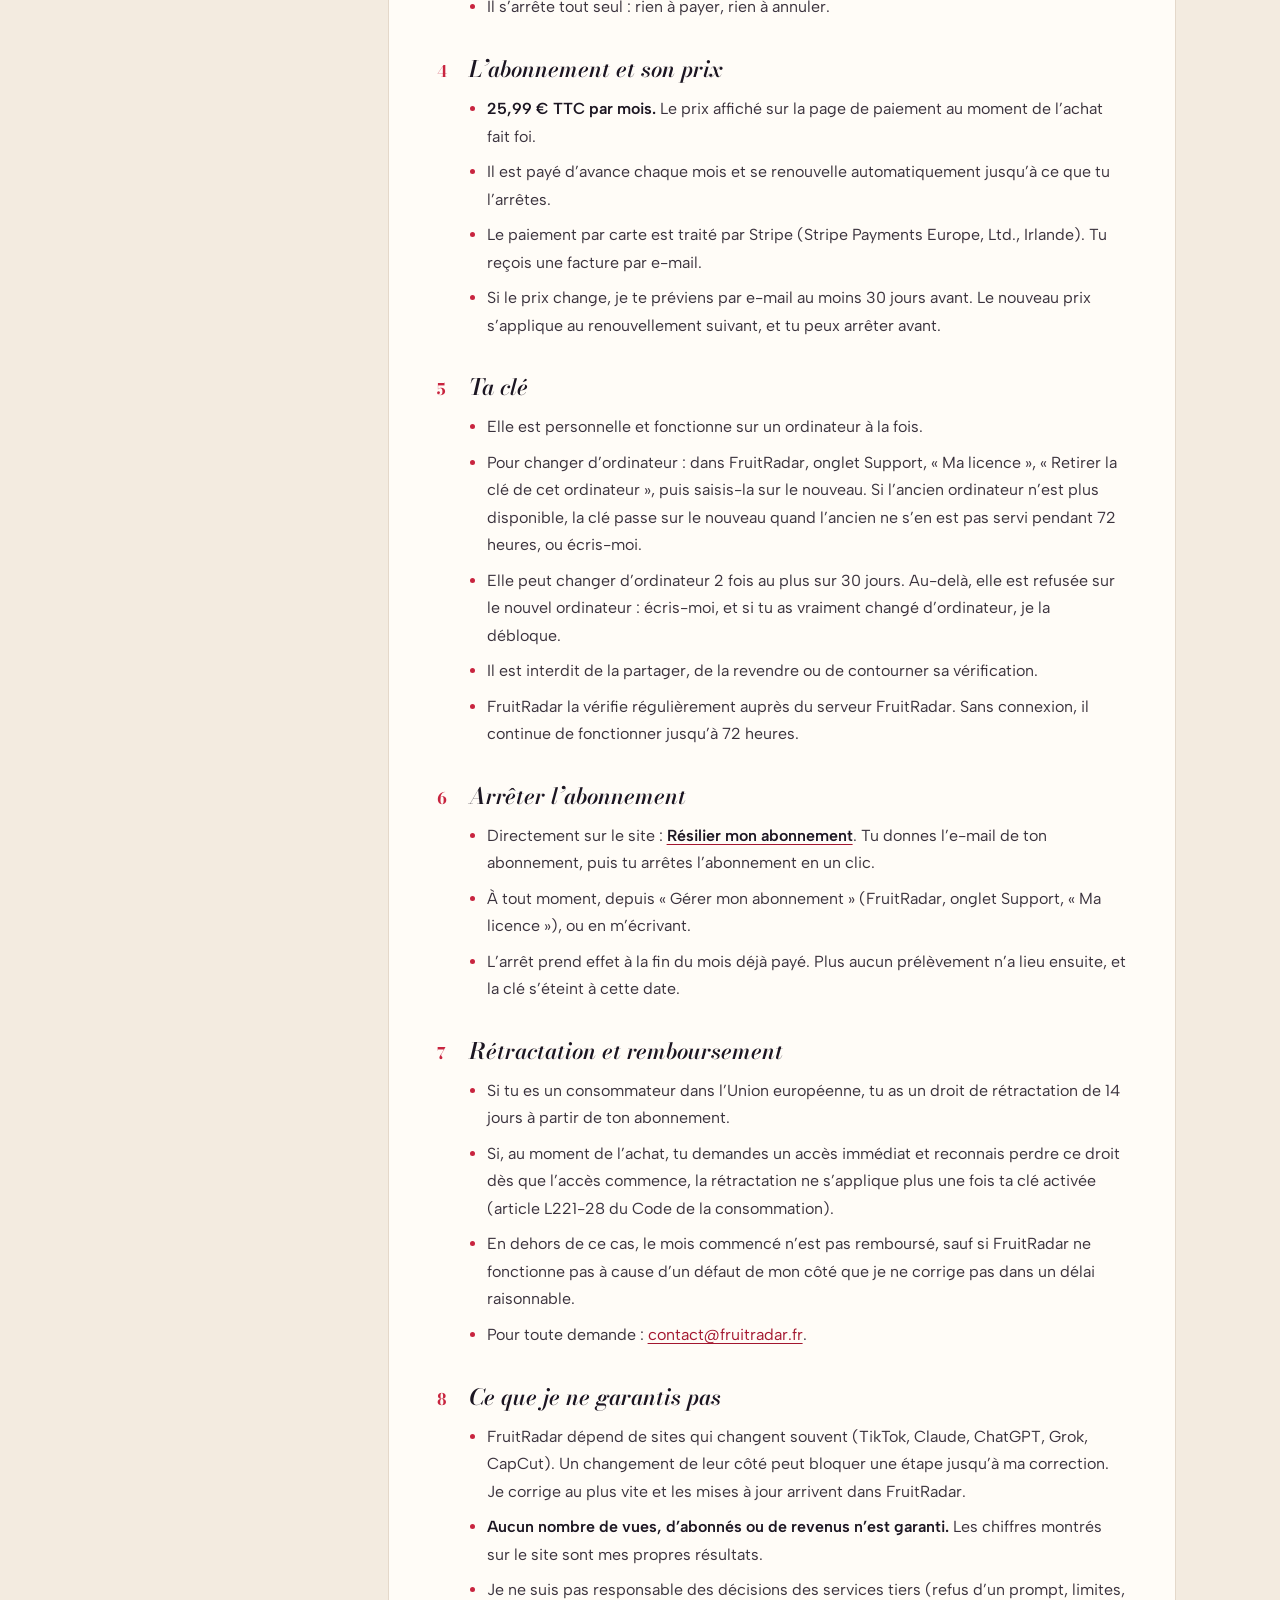
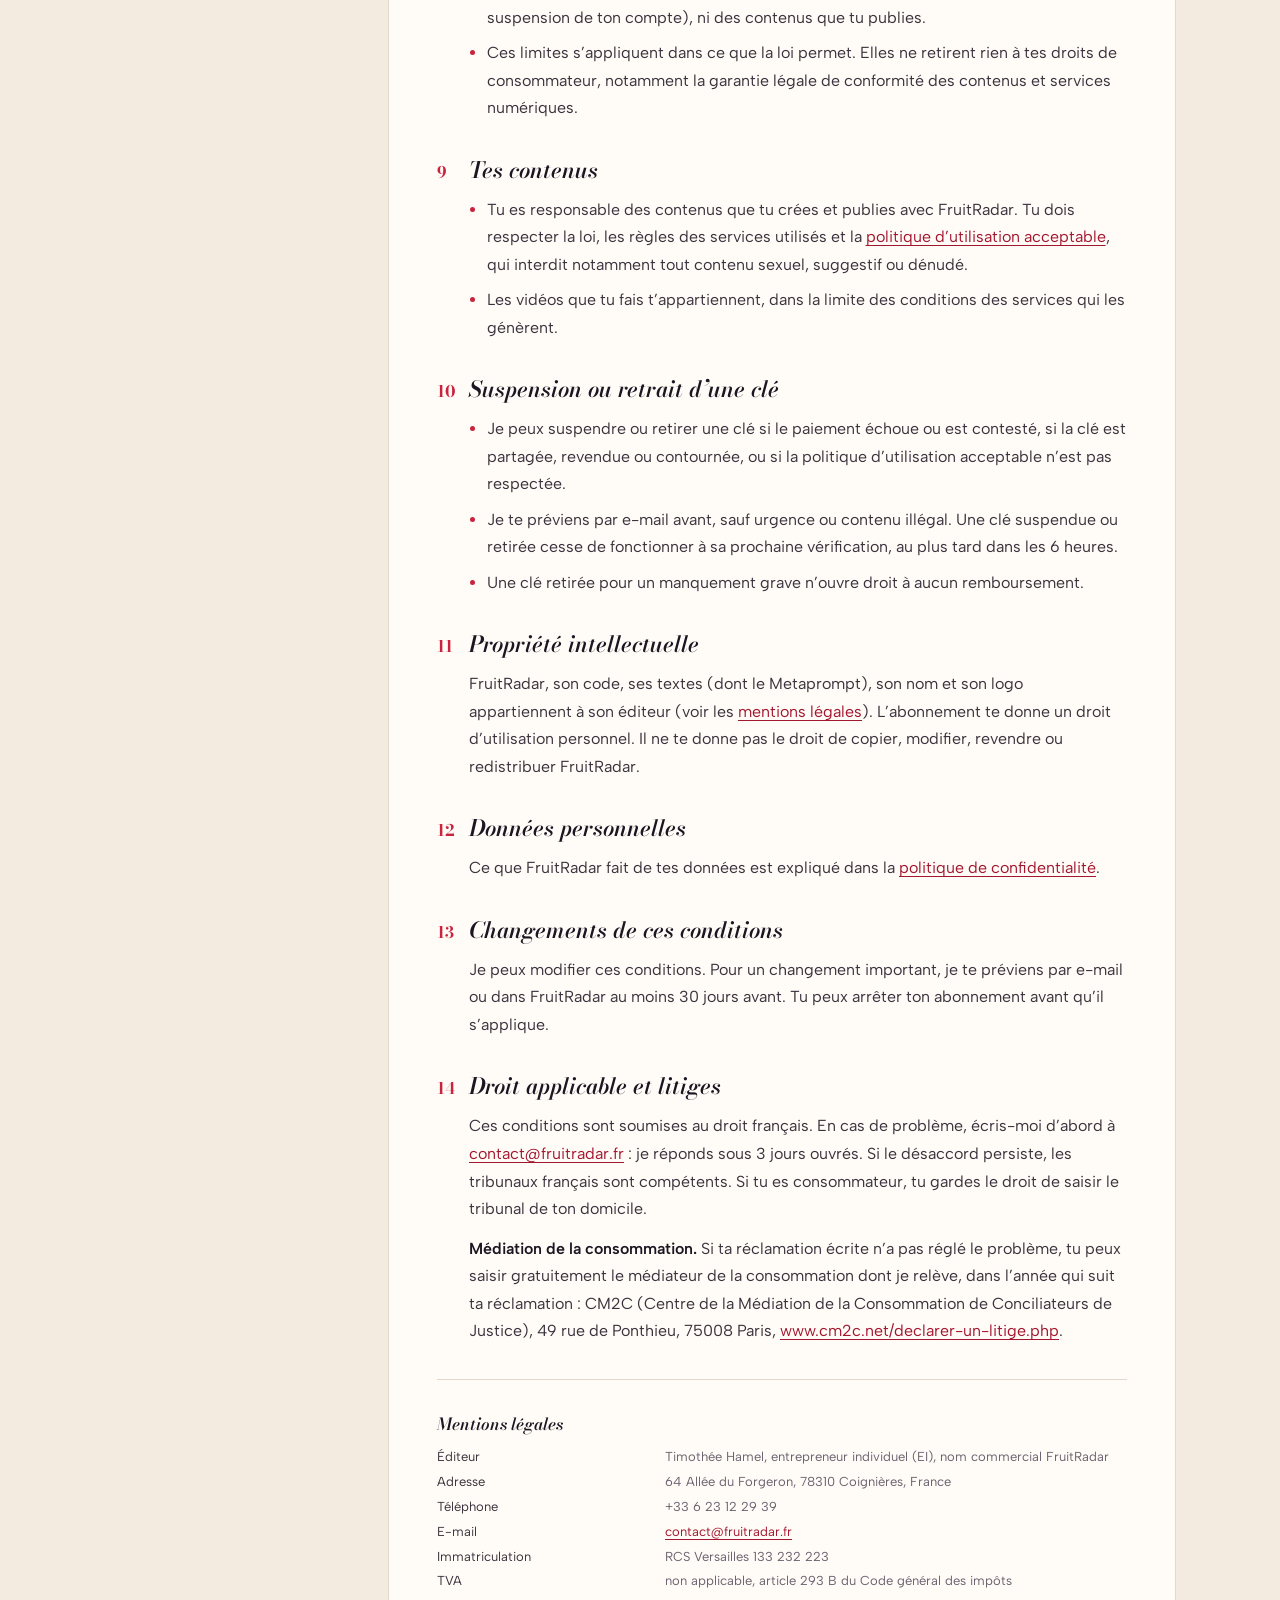
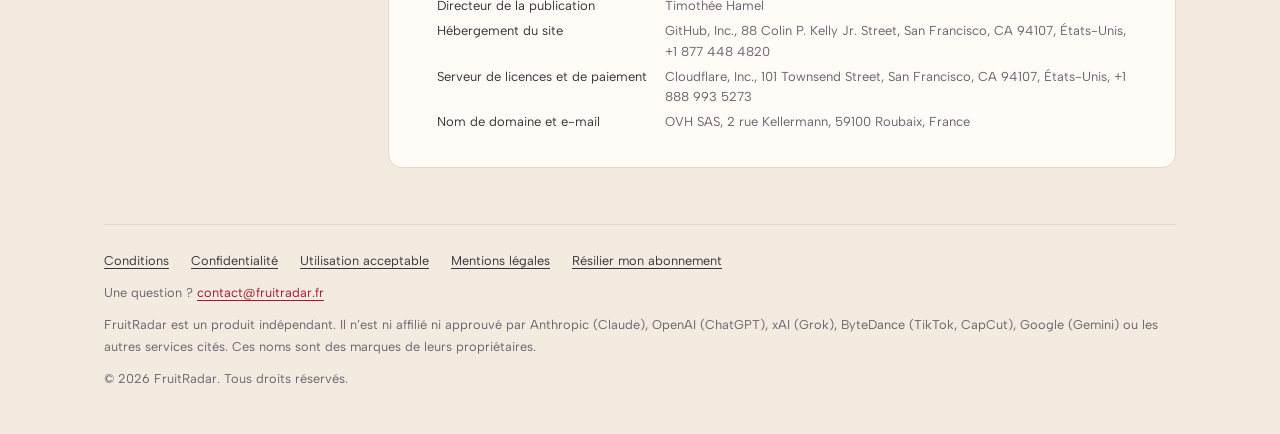
<file: conditions.html>
<!DOCTYPE html>
<html lang="fr">
<head>
<meta charset="utf-8">
<meta name="viewport" content="width=device-width, initial-scale=1">
<meta name="theme-color" content="#0d1626">
<link rel="icon" href="/favicon.ico" sizes="16x16 32x32 48x48">
<link rel="apple-touch-icon" href="/apple-touch-icon.png">
<meta name="robots" content="noindex, noarchive">
<title>Conditions générales de vente et d’utilisation · FruitRadar</title>
<style>
  /* polices servies par le site lui-même (licence SIL OFL) : aucune requête vers un service tiers */
  @font-face { font-family: "Bodoni Moda"; font-style: normal; font-display: swap; font-weight: 400 900; src: url("f-bodoni-latin.woff2") format("woff2"); unicode-range: U+0000-00FF,U+0131,U+0152-0153,U+02BB-02BC,U+02C6,U+02DA,U+02DC,U+0304,U+0308,U+0329,U+2000-206F,U+20AC,U+2122,U+2191,U+2193,U+2212,U+2215,U+FEFF,U+FFFD; }
  @font-face { font-family: "Bodoni Moda"; font-style: italic; font-display: swap; font-weight: 400 900; src: url("f-bodoni-italique-latin.woff2") format("woff2"); unicode-range: U+0000-00FF,U+0131,U+0152-0153,U+02BB-02BC,U+02C6,U+02DA,U+02DC,U+0304,U+0308,U+0329,U+2000-206F,U+20AC,U+2122,U+2191,U+2193,U+2212,U+2215,U+FEFF,U+FFFD; }
  @font-face { font-family: "Albert Sans"; font-style: normal; font-display: swap; font-weight: 100 900; src: url("f-albert-latin.woff2") format("woff2"); unicode-range: U+0000-00FF,U+0131,U+0152-0153,U+02BB-02BC,U+02C6,U+02DA,U+02DC,U+0304,U+0308,U+0329,U+2000-206F,U+20AC,U+2122,U+2191,U+2193,U+2212,U+2215,U+FEFF,U+FFFD; }
  :root {
    --nuit: #0d1626; --rubis: #c8243f; --or: #f2c46d; --ivoire: #f6eee4;
    --fond: #f3ebe0; --papier: #fffcf7; --encre: #1c1622; --texte: #3a323d; --doux: #6b6270; --trait: #e4d8ca; --lien: #a3162f;
    --titre: "Bodoni Moda", "Bodoni 72", Didot, Georgia, serif;
    --corps: "Albert Sans", system-ui, -apple-system, "Segoe UI", sans-serif;
  }
  *, *::before, *::after { box-sizing: border-box; }
  html { -webkit-text-size-adjust: 100%; scroll-padding-top: 1.5rem; font-size: clamp(100%, calc(62.5% + .42vw), 150%); }
  @media (prefers-reduced-motion: no-preference) { html { scroll-behavior: smooth; } }
  body { margin: 0; background: var(--fond); color: var(--texte); font: 400 1rem/1.72 var(--corps); }
  h1, h2, p, ul, ol, dl, dd { margin: 0; }
  a { color: var(--lien); text-decoration-thickness: 1px; text-underline-offset: 0.1875rem; }
  a:hover { text-decoration-color: var(--rubis); text-decoration-thickness: 2px; }
  :focus-visible { outline: 0.1875rem solid var(--nuit); outline-offset: 0.1875rem; border-radius: 0.25rem; }
  .saut { position: absolute; left: 0.75rem; top: -5rem; padding: 0.5rem 0.875rem; background: var(--papier); color: var(--encre); border-radius: 0.375rem; z-index: 10; }
  .saut:focus { top: 0.625rem; }

  .barre { background: var(--nuit); }
  .barre-in { max-width: 70rem; margin: 0 auto; padding: 0 1.5rem; height: 4rem; display: flex; align-items: center; justify-content: space-between; gap: 1rem; }
  .marque { display: inline-flex; align-items: center; gap: 0.625rem; font: italic 600 1.35rem/1 var(--titre); color: var(--ivoire); text-decoration: none; }
  .marque svg { flex: none; width: 1.75rem; height: 1.75rem; }
  .barre a { color: rgba(246, 238, 228, .86); font-size: .9rem; }
  .barre a.marque { color: var(--ivoire); font-size: 1.35rem; }
  .barre :focus-visible { outline-color: var(--ivoire); }

  .cadre { max-width: 70rem; margin: 0 auto; padding: 0 1.5rem 3.5rem; }
  .docs { display: flex; gap: 1.75rem; border-bottom: 1px solid var(--trait); overflow-x: auto; scrollbar-width: none; }
  .docs a { padding: 1rem 0 0.75rem; color: var(--doux); text-decoration: none; font-size: .92rem; font-weight: 500; white-space: nowrap; border-bottom: 0.1875rem solid transparent; margin-bottom: -1px; }
  .docs a:hover { color: var(--encre); }
  .docs a[aria-current] { color: var(--encre); border-bottom-color: var(--rubis); }

  .tete { padding: 2.5rem 0 1.875rem; max-width: 48.75rem; }
  .tete h1 { font: italic 600 clamp(2.1rem, 4.4vw, 3rem)/1.08 var(--titre); letter-spacing: -.01em; color: var(--encre); text-wrap: balance; }
  .meta { display: flex; flex-wrap: wrap; gap: 0.25rem 1.375rem; margin-top: 0.75rem; color: var(--doux); font-size: .88rem; }
  .intro { margin-top: 0.875rem; font-size: 1.05rem; max-width: 62ch; }

  .corps { display: grid; grid-template-columns: 14.75rem minmax(0, 1fr); gap: 3rem; align-items: start; }
  .sommaire { position: sticky; top: 1.5rem; font-size: .86rem; }
  .sommaire-titre { font-weight: 600; color: var(--encre); margin-bottom: 0.625rem; }
  .sommaire ol, .sommaire-mobile ol { list-style: none; padding: 0; }
  .sommaire ol { display: grid; gap: 1px; border-left: 1px solid var(--trait); }
  .sommaire a, .sommaire-mobile a { display: grid; grid-template-columns: 1.7em 1fr; color: var(--texte); text-decoration: none; line-height: 1.35; }
  .sommaire a { padding: 0.3125rem 0 0.3125rem 0.875rem; margin-left: -1px; border-left: 2px solid transparent; }
  .sommaire a:hover { color: var(--encre); border-left-color: var(--rubis); }
  .num { font-variant-numeric: tabular-nums; color: var(--doux); }
  .sommaire-mobile { display: none; }
  .zone { display: grid; gap: 1rem; min-width: 0; }

  .doc { background: var(--papier); border: 1px solid var(--trait); border-radius: 0.875rem; padding: 2.5rem 3rem 2.125rem; display: grid; gap: 2.125rem; }
  .doc section { display: grid; gap: 0.75rem; }
  .doc h2 { display: grid; grid-template-columns: 2rem 1fr; align-items: baseline; font: italic 600 1.4rem/1.25 var(--titre); color: var(--encre); }
  .doc h2 .num { font: 700 1rem/1 var(--titre); font-style: normal; color: var(--rubis); }
  .doc section > :not(h2) { margin-left: 2rem; }
  .doc p, .doc li { max-width: 66ch; }
  .bouton-mesure { margin-top: 0.625rem; font: inherit; font-weight: 600; color: var(--lien); background: none; border: 1px solid currentColor; border-radius: 62.4375rem; padding: 0.4375rem 1rem; cursor: pointer; } .bouton-mesure:hover { background: #faf1e3; } .bouton-mesure:focus-visible { outline: 2px solid var(--lien); outline-offset: 2px; } .mesure-etat { display: block; margin-top: 0.5rem; color: var(--doux); }
  .doc ul { padding-left: 1.1em; display: grid; gap: 0.5rem; }
  .doc li::marker { color: var(--rubis); }
  .doc strong { color: var(--encre); font-weight: 600; }
  .bref { background: #faf1e3; border-left: 0.1875rem solid #d6a24a; border-radius: 0 0.625rem 0.625rem 0; padding: 1.125rem 1.375rem; display: grid; gap: 0.5rem; }
  .bref-titre { font: italic 600 1.15rem/1.3 var(--titre); color: var(--encre); }
  .bref .note { font-size: .82rem; color: var(--doux); }
  .encart { padding: 0.875rem 1.125rem; border-radius: 0.625rem; background: #faf1e3; border: 1px solid #ebd2a0; }

  .mentions { padding-top: 1.375rem; border-top: 1px solid var(--trait); font-size: .8125rem; line-height: 1.6; color: var(--doux); }
  .doc .mentions > * { margin-left: 0; }
  .doc .mentions h2 { display: block; font: italic 600 1.05rem/1.3 var(--titre); }
  .mentions dl { display: grid; grid-template-columns: max-content 1fr; gap: 0.25rem 1.125rem; }
  .mentions dt { color: var(--texte); }

  .pied { max-width: 70rem; margin: 0 auto; padding: 1.625rem 1.5rem 2.75rem; background: linear-gradient(var(--trait), var(--trait)) top center / calc(100% - 3rem) 1px no-repeat; display: grid; gap: 0.625rem; font-size: .8rem; color: var(--doux); }
  .pied ul { list-style: none; padding: 0; display: flex; flex-wrap: wrap; gap: 0.375rem 1.375rem; }
  .pied ul a { color: var(--texte); }

  @media (max-width: 900px) {
    .corps { grid-template-columns: 1fr; gap: 0; }
    .sommaire { display: none; }
    .sommaire-mobile { display: block; background: var(--papier); border: 1px solid var(--trait); border-radius: 0.75rem; padding: 0.75rem 1rem; font-size: .92rem; }
    .sommaire-mobile summary { cursor: pointer; font-weight: 600; color: var(--encre); }
    .sommaire-mobile ol { padding: 0.625rem 0 0.25rem; display: grid; gap: 0.4375rem; }
    .doc { padding: 1.75rem 1.25rem 1.625rem; gap: 1.875rem; border-radius: 0.75rem; }
    .doc section > :not(h2) { margin-left: 0; }
    .doc h2 { grid-template-columns: 1.8rem 1fr; }
    .tete { padding: 1.75rem 0 1.375rem; }
  }
  @media (max-width: 520px) {
    .cadre, .barre-in, .pied { padding-left: 1rem; padding-right: 1rem; }
    .pied { background-size: calc(100% - 2rem) 1px; }
    .long { display: none; }
    .docs { gap: 1.25rem; }
    .mentions dl { grid-template-columns: 1fr; gap: 0; }
    .mentions dd { margin-bottom: 0.375rem; }
  }
</style>
</head>
<body>
<a class="saut" href="#texte">Aller au texte</a>
<header class="barre"><div class="barre-in"><a class="marque" href="./"><svg viewBox="0 0 128 128" aria-hidden="true"><rect width="128" height="128" rx="28" fill="#ffb21e"/><circle cx="64" cy="66" r="40" fill="none" stroke="#2a1606" stroke-width="9"/><circle cx="64" cy="66" r="19" fill="none" stroke="#2a1606" stroke-width="9"/><circle cx="64" cy="66" r="7" fill="#2a1606"/><line x1="64" y1="66" x2="87.5" y2="42.5" stroke="#2a1606" stroke-width="7" stroke-linecap="round"/><path d="M71.5 23.5C71 14 79 8.6 92 9C90.5 18 83.5 24.5 71.5 23.5Z" fill="#5b9400"/></svg>FruitRadar</a><a href="./">Retour au site</a></div></header>
<div class="cadre">
  <nav class="docs" aria-label="Documents légaux"><a href="conditions.html" aria-current="page">Conditions</a><a href="confidentialite.html">Confidentialité</a><a href="utilisation.html">Utilisation<span class="long"> acceptable</span></a></nav>
  <header class="tete">
    <h1>Conditions générales de vente et d’utilisation</h1>
    <p class="meta"><span lang="en">Terms of Service</span><span>Mise à jour le 23 novembre 2026</span></p>
    <p class="intro">Elles s’appliquent à l’extension FruitRadar, à son essai gratuit et à son abonnement.</p>
  </header>
  <div class="corps">
    <nav class="sommaire" aria-label="Sommaire">
      <p class="sommaire-titre">Sommaire</p>
      <ol>
          <li><a href="#produit"><span class="num">1</span><span>Ce qu’est FruitRadar</span></a></li>
          <li><a href="#prerequis"><span class="num">2</span><span>Ce qu’il te faut</span></a></li>
          <li><a href="#essai"><span class="num">3</span><span>L’essai gratuit</span></a></li>
          <li><a href="#prix"><span class="num">4</span><span>L’abonnement et son prix</span></a></li>
          <li><a href="#cle"><span class="num">5</span><span>Ta clé</span></a></li>
          <li><a href="#resiliation"><span class="num">6</span><span>Arrêter l’abonnement</span></a></li>
          <li><a href="#remboursement"><span class="num">7</span><span>Rétractation et remboursement</span></a></li>
          <li><a href="#garanties"><span class="num">8</span><span>Ce que je ne garantis pas</span></a></li>
          <li><a href="#contenus"><span class="num">9</span><span>Tes contenus</span></a></li>
          <li><a href="#suspension"><span class="num">10</span><span>Suspension ou retrait d’une clé</span></a></li>
          <li><a href="#propriete"><span class="num">11</span><span>Propriété intellectuelle</span></a></li>
          <li><a href="#donnees"><span class="num">12</span><span>Données personnelles</span></a></li>
          <li><a href="#changements"><span class="num">13</span><span>Changements de ces conditions</span></a></li>
          <li><a href="#litiges"><span class="num">14</span><span>Droit applicable et litiges</span></a></li>
      </ol>
    </nav>
    <main id="texte" class="zone">
      <details class="sommaire-mobile"><summary>Sommaire</summary>
        <ol>
          <li><a href="#produit"><span class="num">1</span><span>Ce qu’est FruitRadar</span></a></li>
          <li><a href="#prerequis"><span class="num">2</span><span>Ce qu’il te faut</span></a></li>
          <li><a href="#essai"><span class="num">3</span><span>L’essai gratuit</span></a></li>
          <li><a href="#prix"><span class="num">4</span><span>L’abonnement et son prix</span></a></li>
          <li><a href="#cle"><span class="num">5</span><span>Ta clé</span></a></li>
          <li><a href="#resiliation"><span class="num">6</span><span>Arrêter l’abonnement</span></a></li>
          <li><a href="#remboursement"><span class="num">7</span><span>Rétractation et remboursement</span></a></li>
          <li><a href="#garanties"><span class="num">8</span><span>Ce que je ne garantis pas</span></a></li>
          <li><a href="#contenus"><span class="num">9</span><span>Tes contenus</span></a></li>
          <li><a href="#suspension"><span class="num">10</span><span>Suspension ou retrait d’une clé</span></a></li>
          <li><a href="#propriete"><span class="num">11</span><span>Propriété intellectuelle</span></a></li>
          <li><a href="#donnees"><span class="num">12</span><span>Données personnelles</span></a></li>
          <li><a href="#changements"><span class="num">13</span><span>Changements de ces conditions</span></a></li>
          <li><a href="#litiges"><span class="num">14</span><span>Droit applicable et litiges</span></a></li>
        </ol>
      </details>
      <article class="doc">
        <div class="bref">
          <p class="bref-titre">En bref</p>
          <ul>
            <li><strong>25,99&nbsp;€ TTC par mois</strong>, payés d’avance, sans engagement.</li>
            <li>Tu arrêtes quand tu veux, en ligne&nbsp;: l’arrêt prend effet à la fin du mois payé.</li>
            <li>Essai gratuit du Radar pendant 3 jours, sans carte bancaire.</li>
            <li>Une clé personnelle, pour un ordinateur à la fois.</li>
          </ul>
          <p class="note">Ce résumé ne remplace pas les articles ci-dessous.</p>
        </div>
        <section id="produit">
          <h2><span class="num">1</span><span>Ce qu’est FruitRadar</span></h2>
      <p>FruitRadar est une extension pour Google Chrome sur ordinateur. Elle a deux parties.</p>
      <ul>
        <li><strong>Le Radar</strong> repère sur TikTok les vidéos de fruits animés par IA qui marchent, avec leurs chiffres publics. Ces données restent dans ton Chrome.</li>
        <li><strong>L’automatisation</strong>, réservée à l’abonnement, enchaîne dans tes propres onglets Claude, ChatGPT, Grok et CapCut pour préparer une vidéo, puis la charge sur la page de publication de TikTok. Par défaut, c’est toi qui cliques sur «&nbsp;Publier&nbsp;».</li>
      </ul>
      <p>FruitRadar ne génère lui-même ni texte, ni image, ni vidéo. La génération est faite par ces services, avec tes comptes et selon leurs conditions. Une option facultative envoie une vidéo à Gemini (Google), avec ta propre clé, pour obtenir une analyse écrite de son accroche.</p>
      <p>FruitRadar est en bêta&nbsp;: il s’améliore à chaque mise à jour, et certaines fonctions peuvent changer.</p>
        </section>
        <section id="prerequis">
          <h2><span class="num">2</span><span>Ce qu’il te faut</span></h2>
      <ul>
        <li>Google Chrome sur un ordinateur.</li>
        <li>Tes propres comptes chez Claude, ChatGPT, Grok, CapCut et TikTok. Certains sont payants. Leurs prix et leurs conditions s’ajoutent à l’abonnement FruitRadar et ne dépendent pas de moi.</li>
        <li>Être majeur pour t’abonner.</li>
      </ul>
        </section>
        <section id="essai">
          <h2><span class="num">3</span><span>L’essai gratuit</span></h2>
      <ul>
        <li>Il dure 3 jours, sans carte bancaire.</li>
        <li>Il donne accès au Radar seulement, pas à l’automatisation.</li>
        <li>Tu le demandes sur fruitradar.fr avec ton e-mail&nbsp;: la clé t’est envoyée par e-mail.</li>
        <li>Un seul essai par personne, par adresse e-mail et par ordinateur. Les adresses e-mail jetables ne sont pas acceptées, et une même connexion internet peut demander 2 essais au plus sur 30 jours.</li>
        <li>Il s’arrête tout seul&nbsp;: rien à payer, rien à annuler.</li>
      </ul>
        </section>
        <section id="prix">
          <h2><span class="num">4</span><span>L’abonnement et son prix</span></h2>
      <ul>
        <li><strong>25,99&nbsp;€ TTC par mois.</strong> Le prix affiché sur la page de paiement au moment de l’achat fait foi.</li>
        <li>Il est payé d’avance chaque mois et se renouvelle automatiquement jusqu’à ce que tu l’arrêtes.</li>
        <li>Le paiement par carte est traité par Stripe (Stripe Payments Europe, Ltd., Irlande). Tu reçois une facture par e-mail.</li>
        <li>Si le prix change, je te préviens par e-mail au moins 30 jours avant. Le nouveau prix s’applique au renouvellement suivant, et tu peux arrêter avant.</li>
      </ul>
        </section>
        <section id="cle">
          <h2><span class="num">5</span><span>Ta clé</span></h2>
      <ul>
        <li>Elle est personnelle et fonctionne sur un ordinateur à la fois.</li>
        <li>Pour changer d’ordinateur&nbsp;: dans FruitRadar, onglet Support, «&nbsp;Ma licence&nbsp;», «&nbsp;Retirer la clé de cet ordinateur&nbsp;», puis saisis-la sur le nouveau. Si l’ancien ordinateur n’est plus disponible, la clé passe sur le nouveau quand l’ancien ne s’en est pas servi pendant 72 heures, ou écris-moi.</li>
        <li>Elle peut changer d’ordinateur 2 fois au plus sur 30 jours. Au-delà, elle est refusée sur le nouvel ordinateur&nbsp;: écris-moi, et si tu as vraiment changé d’ordinateur, je la débloque.</li>
        <li>Il est interdit de la partager, de la revendre ou de contourner sa vérification.</li>
        <li>FruitRadar la vérifie régulièrement auprès du serveur FruitRadar. Sans connexion, il continue de fonctionner jusqu’à 72 heures.</li>
      </ul>
        </section>
        <section id="resiliation">
          <h2><span class="num">6</span><span>Arrêter l’abonnement</span></h2>
      <ul>
        <li>Directement sur le site&nbsp;: <a href="https://billing.stripe.com/p/login/aFa6oG12G67z5bQ8DjeIw00"><strong>Résilier mon abonnement</strong></a>. Tu donnes l’e-mail de ton abonnement, puis tu arrêtes l’abonnement en un clic.</li>
        <li>À tout moment, depuis «&nbsp;Gérer mon abonnement&nbsp;» (FruitRadar, onglet Support, «&nbsp;Ma licence&nbsp;»), ou en m’écrivant.</li>
        <li>L’arrêt prend effet à la fin du mois déjà payé. Plus aucun prélèvement n’a lieu ensuite, et la clé s’éteint à cette date.</li>
      </ul>
        </section>
        <section id="remboursement">
          <h2><span class="num">7</span><span>Rétractation et remboursement</span></h2>
      <ul>
        <li>Si tu es un consommateur dans l’Union européenne, tu as un droit de rétractation de 14 jours à partir de ton abonnement.</li>
        <li>Si, au moment de l’achat, tu demandes un accès immédiat et reconnais perdre ce droit dès que l’accès commence, la rétractation ne s’applique plus une fois ta clé activée (article L221-28 du Code de la consommation).</li>
        <li>En dehors de ce cas, le mois commencé n’est pas remboursé, sauf si FruitRadar ne fonctionne pas à cause d’un défaut de mon côté que je ne corrige pas dans un délai raisonnable.</li>
        <li>Pour toute demande&nbsp;: <a href="https://mail.google.com/mail/?view=cm&amp;fs=1&amp;to=contact@fruitradar.fr" target="_blank" rel="noopener">contact@fruitradar.fr</a>.</li>
      </ul>
        </section>
        <section id="garanties">
          <h2><span class="num">8</span><span>Ce que je ne garantis pas</span></h2>
      <ul>
        <li>FruitRadar dépend de sites qui changent souvent (TikTok, Claude, ChatGPT, Grok, CapCut). Un changement de leur côté peut bloquer une étape jusqu’à ma correction. Je corrige au plus vite et les mises à jour arrivent dans FruitRadar.</li>
        <li><strong>Aucun nombre de vues, d’abonnés ou de revenus n’est garanti.</strong> Les chiffres montrés sur le site sont mes propres résultats.</li>
        <li>Je ne suis pas responsable des décisions des services tiers (refus d’un prompt, limites, suspension de ton compte), ni des contenus que tu publies.</li>
        <li>Ces limites s’appliquent dans ce que la loi permet. Elles ne retirent rien à tes droits de consommateur, notamment la garantie légale de conformité des contenus et services numériques.</li>
      </ul>
        </section>
        <section id="contenus">
          <h2><span class="num">9</span><span>Tes contenus</span></h2>
      <ul>
        <li>Tu es responsable des contenus que tu crées et publies avec FruitRadar. Tu dois respecter la loi, les règles des services utilisés et la <a href="utilisation.html">politique d’utilisation acceptable</a>, qui interdit notamment tout contenu sexuel, suggestif ou dénudé.</li>
        <li>Les vidéos que tu fais t’appartiennent, dans la limite des conditions des services qui les génèrent.</li>
      </ul>
        </section>
        <section id="suspension">
          <h2><span class="num">10</span><span>Suspension ou retrait d’une clé</span></h2>
      <ul>
        <li>Je peux suspendre ou retirer une clé si le paiement échoue ou est contesté, si la clé est partagée, revendue ou contournée, ou si la politique d’utilisation acceptable n’est pas respectée.</li>
        <li>Je te préviens par e-mail avant, sauf urgence ou contenu illégal. Une clé suspendue ou retirée cesse de fonctionner à sa prochaine vérification, au plus tard dans les 6 heures.</li>
        <li>Une clé retirée pour un manquement grave n’ouvre droit à aucun remboursement.</li>
      </ul>
        </section>
        <section id="propriete">
          <h2><span class="num">11</span><span>Propriété intellectuelle</span></h2>
      <p>FruitRadar, son code, ses textes (dont le Metaprompt), son nom et son logo appartiennent à son éditeur (voir les <a href="#mentions">mentions légales</a>). L’abonnement te donne un droit d’utilisation personnel. Il ne te donne pas le droit de copier, modifier, revendre ou redistribuer FruitRadar.</p>
        </section>
        <section id="donnees">
          <h2><span class="num">12</span><span>Données personnelles</span></h2>
      <p>Ce que FruitRadar fait de tes données est expliqué dans la <a href="confidentialite.html">politique de confidentialité</a>.</p>
        </section>
        <section id="changements">
          <h2><span class="num">13</span><span>Changements de ces conditions</span></h2>
      <p>Je peux modifier ces conditions. Pour un changement important, je te préviens par e-mail ou dans FruitRadar au moins 30 jours avant. Tu peux arrêter ton abonnement avant qu’il s’applique.</p>
        </section>
        <section id="litiges">
          <h2><span class="num">14</span><span>Droit applicable et litiges</span></h2>
      <p>Ces conditions sont soumises au droit français. En cas de problème, écris-moi d’abord à <a href="https://mail.google.com/mail/?view=cm&amp;fs=1&amp;to=contact@fruitradar.fr" target="_blank" rel="noopener">contact@fruitradar.fr</a>&nbsp;: je réponds sous 3 jours ouvrés. Si le désaccord persiste, les tribunaux français sont compétents. Si tu es consommateur, tu gardes le droit de saisir le tribunal de ton domicile.</p>
      <p><strong>Médiation de la consommation.</strong> Si ta réclamation écrite n’a pas réglé le problème, tu peux saisir gratuitement le médiateur de la consommation dont je relève, dans l’année qui suit ta réclamation&nbsp;: CM2C (Centre de la Médiation de la Consommation de Conciliateurs de Justice), 49 rue de Ponthieu, 75008 Paris, <a href="https://www.cm2c.net/declarer-un-litige.php">www.cm2c.net/declarer-un-litige.php</a>.</p>
        </section>
        <section id="mentions" class="mentions" aria-labelledby="t-mentions">
          <span id="editeur"></span>
          <h2 id="t-mentions">Mentions légales</h2>
          <dl>
            <dt>Éditeur</dt><dd>Timothée Hamel, entrepreneur individuel (EI), nom commercial FruitRadar</dd>
            <dt>Adresse</dt><dd>&#54;&#52;&#32;&#65;&#108;&#108;&#233;&#101;&#32;&#100;&#117;&#32;&#70;&#111;&#114;&#103;&#101;&#114;&#111;&#110;&#44;&#32;&#55;&#56;&#51;&#49;&#48;&#32;&#67;&#111;&#105;&#103;&#110;&#105;&#232;&#114;&#101;&#115;&#44;&#32;&#70;&#114;&#97;&#110;&#99;&#101;</dd>
            <dt>Téléphone</dt><dd>&#43;&#51;&#51;&#32;&#54;&#32;&#50;&#51;&#32;&#49;&#50;&#32;&#50;&#57;&#32;&#51;&#57;</dd>
            <dt>E-mail</dt><dd><a href="https://mail.google.com/mail/?view=cm&amp;fs=1&amp;to=contact@fruitradar.fr" target="_blank" rel="noopener">contact@fruitradar.fr</a></dd>
            <dt>Immatriculation</dt><dd>RCS Versailles 133 232 223</dd>
            <dt>TVA</dt><dd>non applicable, article 293 B du Code général des impôts</dd>
            <dt>Directeur de la publication</dt><dd>Timothée Hamel</dd>
            <dt>Hébergement du site</dt><dd>GitHub, Inc., 88 Colin P. Kelly Jr. Street, San Francisco, CA 94107, États-Unis, +1 877 448 4820</dd>
            <dt>Serveur de licences et de paiement</dt><dd>Cloudflare, Inc., 101 Townsend Street, San Francisco, CA 94107, États-Unis, +1 888 993 5273</dd>
            <dt>Nom de domaine et e-mail</dt><dd>OVH SAS, 2 rue Kellermann, 59100 Roubaix, France</dd>
          </dl>
        </section>
      </article>
    </main>
  </div>
</div>
<footer class="pied">
  <nav aria-label="Liens légaux"><ul><li><a href="conditions.html">Conditions</a></li><li><a href="confidentialite.html">Confidentialité</a></li><li><a href="utilisation.html">Utilisation acceptable</a></li><li><a href="conditions.html#mentions">Mentions légales</a></li><li><a href="https://billing.stripe.com/p/login/aFa6oG12G67z5bQ8DjeIw00">Résilier mon abonnement</a></li></ul></nav>
  <p>Une question&nbsp;? <a href="https://mail.google.com/mail/?view=cm&amp;fs=1&amp;to=contact@fruitradar.fr" target="_blank" rel="noopener">contact@fruitradar.fr</a></p>
  <p>FruitRadar est un produit indépendant. Il n’est ni affilié ni approuvé par Anthropic (Claude), OpenAI (ChatGPT), xAI (Grok), ByteDance (TikTok, CapCut), Google (Gemini) ou les autres services cités. Ces noms sont des marques de leurs propriétaires.</p>
  <p>© 2026 FruitRadar. Tous droits réservés.</p>
</footer>
<script src="mesure.js?v=8fa71d65" defer></script>
</body>
</html>
</file>
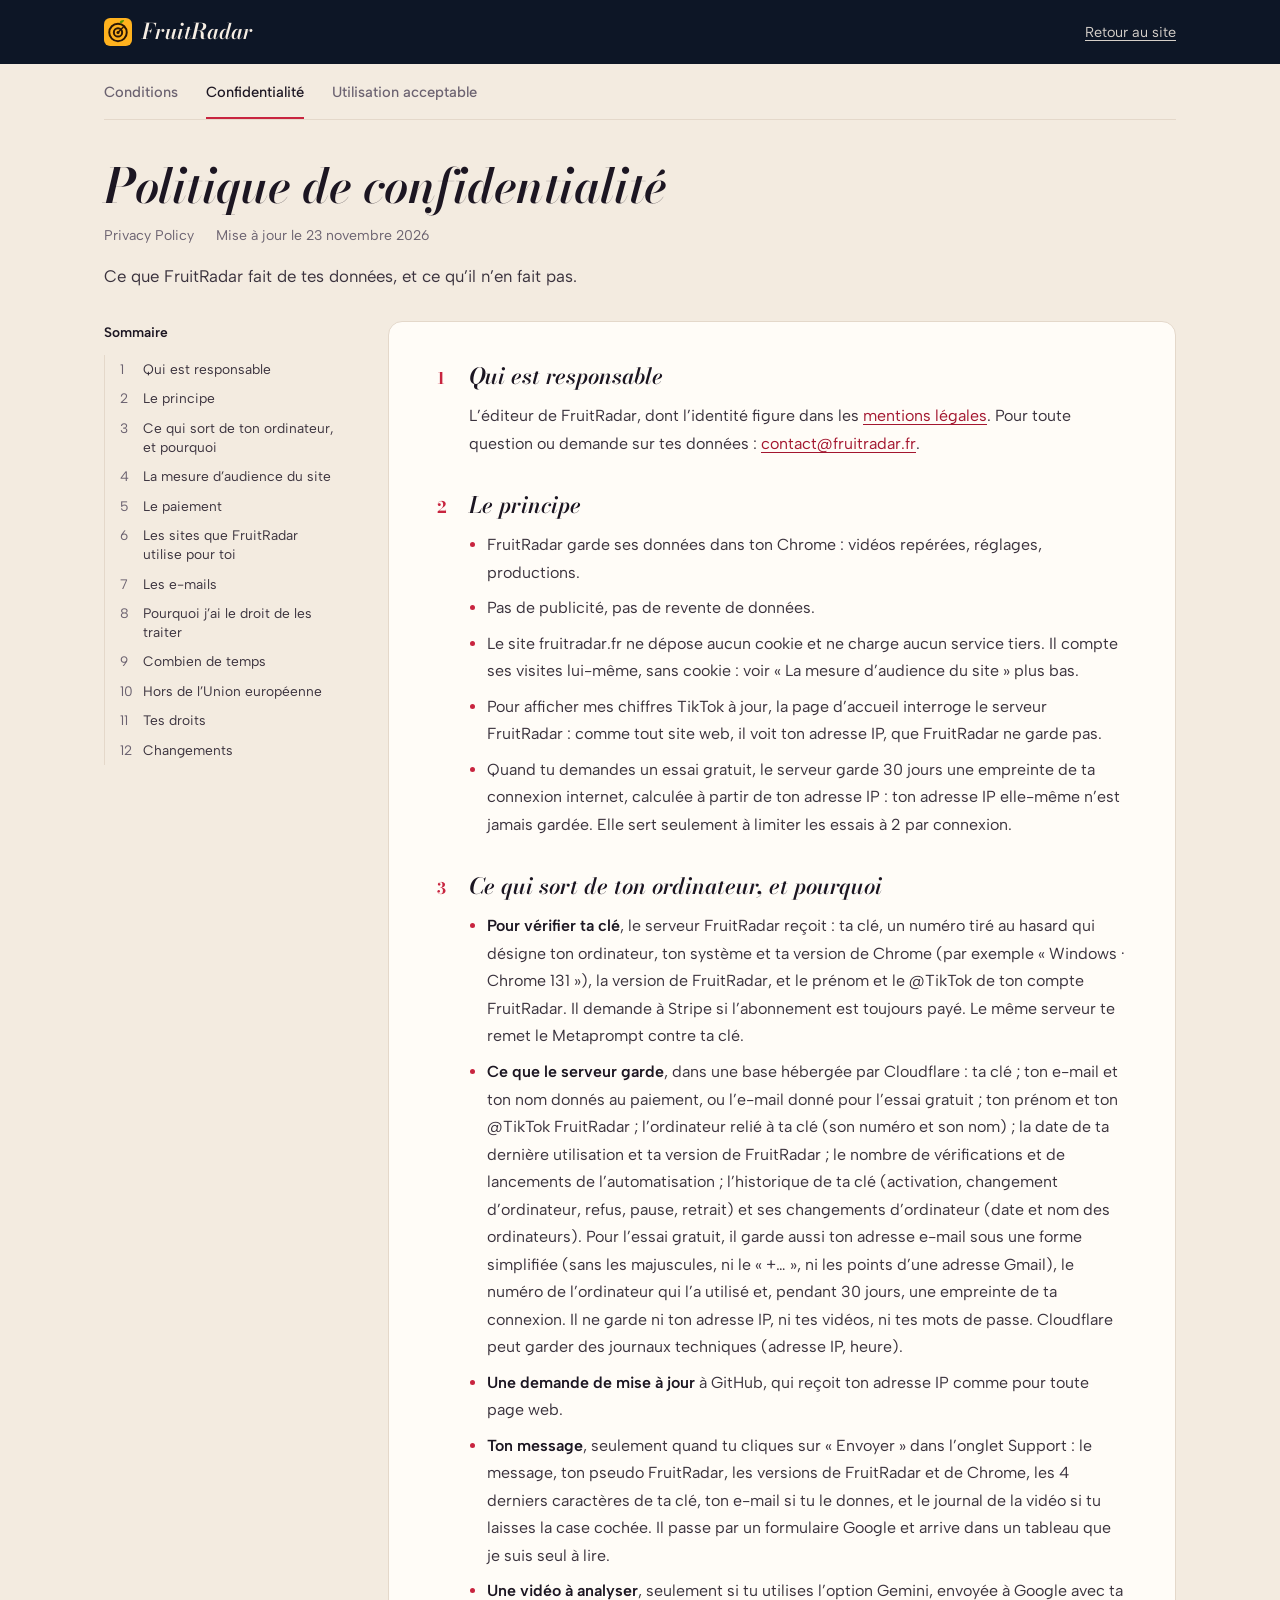
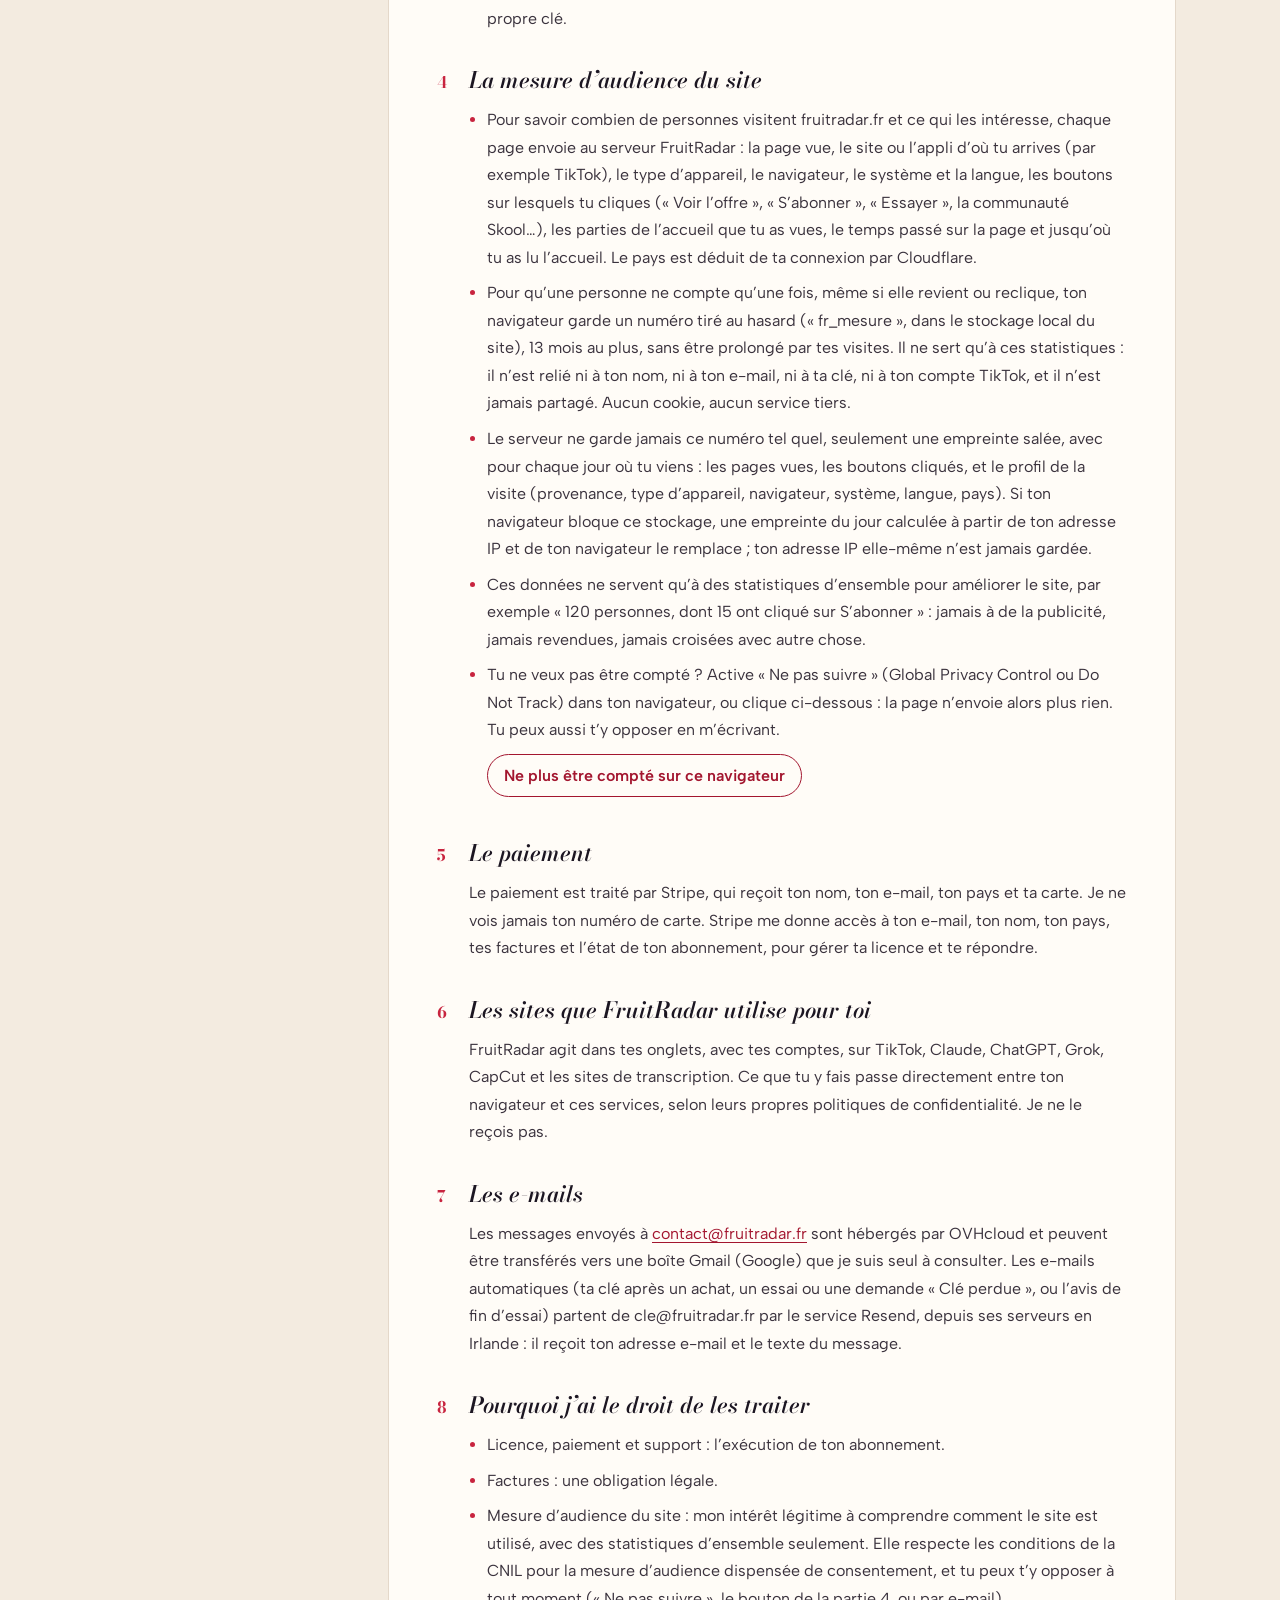
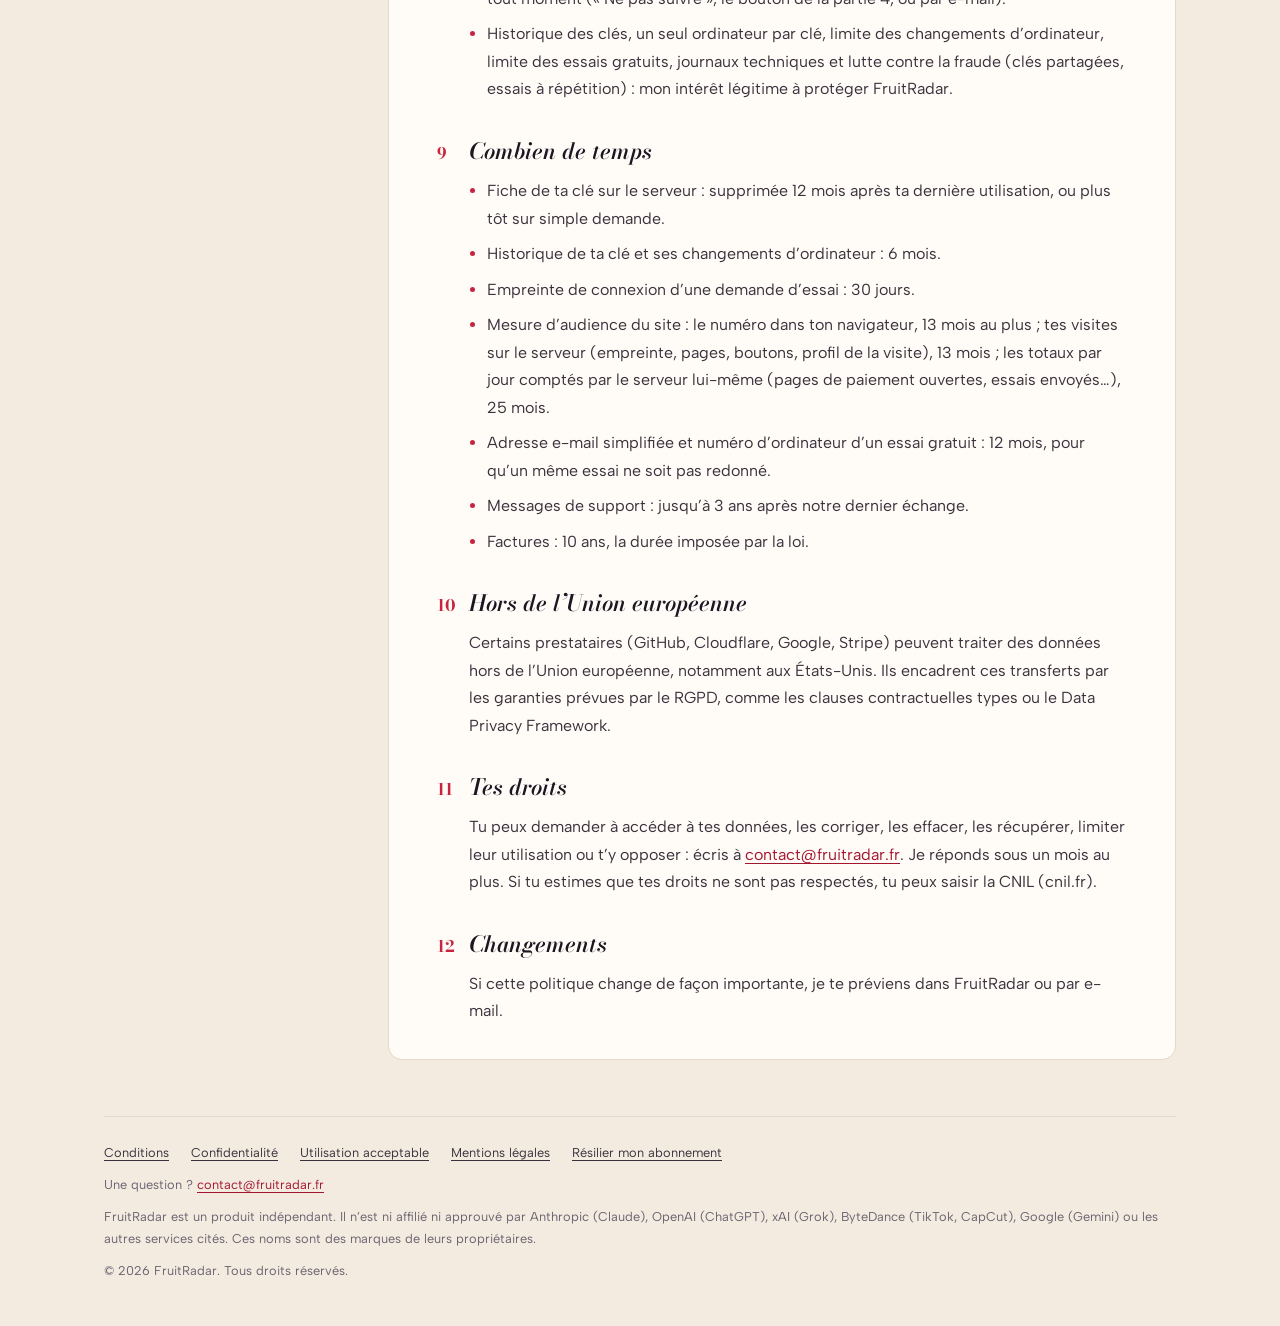
<file: confidentialite.html>
<!DOCTYPE html>
<html lang="fr">
<head>
<meta charset="utf-8">
<meta name="viewport" content="width=device-width, initial-scale=1">
<meta name="theme-color" content="#0d1626">
<link rel="icon" href="/favicon.ico" sizes="16x16 32x32 48x48">
<link rel="apple-touch-icon" href="/apple-touch-icon.png">
<title>Politique de confidentialité · FruitRadar</title>
<style>
  /* polices servies par le site lui-même (licence SIL OFL) : aucune requête vers un service tiers */
  @font-face { font-family: "Bodoni Moda"; font-style: normal; font-display: swap; font-weight: 400 900; src: url("f-bodoni-latin.woff2") format("woff2"); unicode-range: U+0000-00FF,U+0131,U+0152-0153,U+02BB-02BC,U+02C6,U+02DA,U+02DC,U+0304,U+0308,U+0329,U+2000-206F,U+20AC,U+2122,U+2191,U+2193,U+2212,U+2215,U+FEFF,U+FFFD; }
  @font-face { font-family: "Bodoni Moda"; font-style: italic; font-display: swap; font-weight: 400 900; src: url("f-bodoni-italique-latin.woff2") format("woff2"); unicode-range: U+0000-00FF,U+0131,U+0152-0153,U+02BB-02BC,U+02C6,U+02DA,U+02DC,U+0304,U+0308,U+0329,U+2000-206F,U+20AC,U+2122,U+2191,U+2193,U+2212,U+2215,U+FEFF,U+FFFD; }
  @font-face { font-family: "Albert Sans"; font-style: normal; font-display: swap; font-weight: 100 900; src: url("f-albert-latin.woff2") format("woff2"); unicode-range: U+0000-00FF,U+0131,U+0152-0153,U+02BB-02BC,U+02C6,U+02DA,U+02DC,U+0304,U+0308,U+0329,U+2000-206F,U+20AC,U+2122,U+2191,U+2193,U+2212,U+2215,U+FEFF,U+FFFD; }
  :root {
    --nuit: #0d1626; --rubis: #c8243f; --or: #f2c46d; --ivoire: #f6eee4;
    --fond: #f3ebe0; --papier: #fffcf7; --encre: #1c1622; --texte: #3a323d; --doux: #6b6270; --trait: #e4d8ca; --lien: #a3162f;
    --titre: "Bodoni Moda", "Bodoni 72", Didot, Georgia, serif;
    --corps: "Albert Sans", system-ui, -apple-system, "Segoe UI", sans-serif;
  }
  *, *::before, *::after { box-sizing: border-box; }
  html { -webkit-text-size-adjust: 100%; scroll-padding-top: 1.5rem; font-size: clamp(100%, calc(62.5% + .42vw), 150%); }
  @media (prefers-reduced-motion: no-preference) { html { scroll-behavior: smooth; } }
  body { margin: 0; background: var(--fond); color: var(--texte); font: 400 1rem/1.72 var(--corps); }
  h1, h2, p, ul, ol, dl, dd { margin: 0; }
  a { color: var(--lien); text-decoration-thickness: 1px; text-underline-offset: 0.1875rem; }
  a:hover { text-decoration-color: var(--rubis); text-decoration-thickness: 2px; }
  :focus-visible { outline: 0.1875rem solid var(--nuit); outline-offset: 0.1875rem; border-radius: 0.25rem; }
  .saut { position: absolute; left: 0.75rem; top: -5rem; padding: 0.5rem 0.875rem; background: var(--papier); color: var(--encre); border-radius: 0.375rem; z-index: 10; }
  .saut:focus { top: 0.625rem; }

  .barre { background: var(--nuit); }
  .barre-in { max-width: 70rem; margin: 0 auto; padding: 0 1.5rem; height: 4rem; display: flex; align-items: center; justify-content: space-between; gap: 1rem; }
  .marque { display: inline-flex; align-items: center; gap: 0.625rem; font: italic 600 1.35rem/1 var(--titre); color: var(--ivoire); text-decoration: none; }
  .marque svg { flex: none; width: 1.75rem; height: 1.75rem; }
  .barre a { color: rgba(246, 238, 228, .86); font-size: .9rem; }
  .barre a.marque { color: var(--ivoire); font-size: 1.35rem; }
  .barre :focus-visible { outline-color: var(--ivoire); }

  .cadre { max-width: 70rem; margin: 0 auto; padding: 0 1.5rem 3.5rem; }
  .docs { display: flex; gap: 1.75rem; border-bottom: 1px solid var(--trait); overflow-x: auto; scrollbar-width: none; }
  .docs a { padding: 1rem 0 0.75rem; color: var(--doux); text-decoration: none; font-size: .92rem; font-weight: 500; white-space: nowrap; border-bottom: 0.1875rem solid transparent; margin-bottom: -1px; }
  .docs a:hover { color: var(--encre); }
  .docs a[aria-current] { color: var(--encre); border-bottom-color: var(--rubis); }

  .tete { padding: 2.5rem 0 1.875rem; max-width: 48.75rem; }
  .tete h1 { font: italic 600 clamp(2.1rem, 4.4vw, 3rem)/1.08 var(--titre); letter-spacing: -.01em; color: var(--encre); text-wrap: balance; }
  .meta { display: flex; flex-wrap: wrap; gap: 0.25rem 1.375rem; margin-top: 0.75rem; color: var(--doux); font-size: .88rem; }
  .intro { margin-top: 0.875rem; font-size: 1.05rem; max-width: 62ch; }

  .corps { display: grid; grid-template-columns: 14.75rem minmax(0, 1fr); gap: 3rem; align-items: start; }
  .sommaire { position: sticky; top: 1.5rem; font-size: .86rem; }
  .sommaire-titre { font-weight: 600; color: var(--encre); margin-bottom: 0.625rem; }
  .sommaire ol, .sommaire-mobile ol { list-style: none; padding: 0; }
  .sommaire ol { display: grid; gap: 1px; border-left: 1px solid var(--trait); }
  .sommaire a, .sommaire-mobile a { display: grid; grid-template-columns: 1.7em 1fr; color: var(--texte); text-decoration: none; line-height: 1.35; }
  .sommaire a { padding: 0.3125rem 0 0.3125rem 0.875rem; margin-left: -1px; border-left: 2px solid transparent; }
  .sommaire a:hover { color: var(--encre); border-left-color: var(--rubis); }
  .num { font-variant-numeric: tabular-nums; color: var(--doux); }
  .sommaire-mobile { display: none; }
  .zone { display: grid; gap: 1rem; min-width: 0; }

  .doc { background: var(--papier); border: 1px solid var(--trait); border-radius: 0.875rem; padding: 2.5rem 3rem 2.125rem; display: grid; gap: 2.125rem; }
  .doc section { display: grid; gap: 0.75rem; }
  .doc h2 { display: grid; grid-template-columns: 2rem 1fr; align-items: baseline; font: italic 600 1.4rem/1.25 var(--titre); color: var(--encre); }
  .doc h2 .num { font: 700 1rem/1 var(--titre); font-style: normal; color: var(--rubis); }
  .doc section > :not(h2) { margin-left: 2rem; }
  .doc p, .doc li { max-width: 66ch; }
  .bouton-mesure { margin-top: 0.625rem; font: inherit; font-weight: 600; color: var(--lien); background: none; border: 1px solid currentColor; border-radius: 62.4375rem; padding: 0.4375rem 1rem; cursor: pointer; } .bouton-mesure:hover { background: #faf1e3; } .bouton-mesure:focus-visible { outline: 2px solid var(--lien); outline-offset: 2px; } .mesure-etat { display: block; margin-top: 0.5rem; color: var(--doux); }
  .doc ul { padding-left: 1.1em; display: grid; gap: 0.5rem; }
  .doc li::marker { color: var(--rubis); }
  .doc strong { color: var(--encre); font-weight: 600; }
  .bref { background: #faf1e3; border-left: 0.1875rem solid #d6a24a; border-radius: 0 0.625rem 0.625rem 0; padding: 1.125rem 1.375rem; display: grid; gap: 0.5rem; }
  .bref-titre { font: italic 600 1.15rem/1.3 var(--titre); color: var(--encre); }
  .bref .note { font-size: .82rem; color: var(--doux); }
  .encart { padding: 0.875rem 1.125rem; border-radius: 0.625rem; background: #faf1e3; border: 1px solid #ebd2a0; }

  .mentions { padding-top: 1.375rem; border-top: 1px solid var(--trait); font-size: .8125rem; line-height: 1.6; color: var(--doux); }
  .doc .mentions > * { margin-left: 0; }
  .doc .mentions h2 { display: block; font: italic 600 1.05rem/1.3 var(--titre); }
  .mentions dl { display: grid; grid-template-columns: max-content 1fr; gap: 0.25rem 1.125rem; }
  .mentions dt { color: var(--texte); }

  .pied { max-width: 70rem; margin: 0 auto; padding: 1.625rem 1.5rem 2.75rem; background: linear-gradient(var(--trait), var(--trait)) top center / calc(100% - 3rem) 1px no-repeat; display: grid; gap: 0.625rem; font-size: .8rem; color: var(--doux); }
  .pied ul { list-style: none; padding: 0; display: flex; flex-wrap: wrap; gap: 0.375rem 1.375rem; }
  .pied ul a { color: var(--texte); }

  @media (max-width: 900px) {
    .corps { grid-template-columns: 1fr; gap: 0; }
    .sommaire { display: none; }
    .sommaire-mobile { display: block; background: var(--papier); border: 1px solid var(--trait); border-radius: 0.75rem; padding: 0.75rem 1rem; font-size: .92rem; }
    .sommaire-mobile summary { cursor: pointer; font-weight: 600; color: var(--encre); }
    .sommaire-mobile ol { padding: 0.625rem 0 0.25rem; display: grid; gap: 0.4375rem; }
    .doc { padding: 1.75rem 1.25rem 1.625rem; gap: 1.875rem; border-radius: 0.75rem; }
    .doc section > :not(h2) { margin-left: 0; }
    .doc h2 { grid-template-columns: 1.8rem 1fr; }
    .tete { padding: 1.75rem 0 1.375rem; }
  }
  @media (max-width: 520px) {
    .cadre, .barre-in, .pied { padding-left: 1rem; padding-right: 1rem; }
    .pied { background-size: calc(100% - 2rem) 1px; }
    .long { display: none; }
    .docs { gap: 1.25rem; }
    .mentions dl { grid-template-columns: 1fr; gap: 0; }
    .mentions dd { margin-bottom: 0.375rem; }
  }
</style>
</head>
<body>
<a class="saut" href="#texte">Aller au texte</a>
<header class="barre"><div class="barre-in"><a class="marque" href="./"><svg viewBox="0 0 128 128" aria-hidden="true"><rect width="128" height="128" rx="28" fill="#ffb21e"/><circle cx="64" cy="66" r="40" fill="none" stroke="#2a1606" stroke-width="9"/><circle cx="64" cy="66" r="19" fill="none" stroke="#2a1606" stroke-width="9"/><circle cx="64" cy="66" r="7" fill="#2a1606"/><line x1="64" y1="66" x2="87.5" y2="42.5" stroke="#2a1606" stroke-width="7" stroke-linecap="round"/><path d="M71.5 23.5C71 14 79 8.6 92 9C90.5 18 83.5 24.5 71.5 23.5Z" fill="#5b9400"/></svg>FruitRadar</a><a href="./">Retour au site</a></div></header>
<div class="cadre">
  <nav class="docs" aria-label="Documents légaux"><a href="conditions.html">Conditions</a><a href="confidentialite.html" aria-current="page">Confidentialité</a><a href="utilisation.html">Utilisation<span class="long"> acceptable</span></a></nav>
  <header class="tete">
    <h1>Politique de confidentialité</h1>
    <p class="meta"><span lang="en">Privacy Policy</span><span>Mise à jour le 23 novembre 2026</span></p>
    <p class="intro">Ce que FruitRadar fait de tes données, et ce qu’il n’en fait pas.</p>
  </header>
  <div class="corps">
    <nav class="sommaire" aria-label="Sommaire">
      <p class="sommaire-titre">Sommaire</p>
      <ol>
          <li><a href="#responsable"><span class="num">1</span><span>Qui est responsable</span></a></li>
          <li><a href="#principe"><span class="num">2</span><span>Le principe</span></a></li>
          <li><a href="#donnees"><span class="num">3</span><span>Ce qui sort de ton ordinateur, et pourquoi</span></a></li>
          <li><a href="#audience"><span class="num">4</span><span>La mesure d’audience du site</span></a></li>
          <li><a href="#paiement"><span class="num">5</span><span>Le paiement</span></a></li>
          <li><a href="#tiers"><span class="num">6</span><span>Les sites que FruitRadar utilise pour toi</span></a></li>
          <li><a href="#email"><span class="num">7</span><span>Les e-mails</span></a></li>
          <li><a href="#base"><span class="num">8</span><span>Pourquoi j’ai le droit de les traiter</span></a></li>
          <li><a href="#duree"><span class="num">9</span><span>Combien de temps</span></a></li>
          <li><a href="#transferts"><span class="num">10</span><span>Hors de l’Union européenne</span></a></li>
          <li><a href="#droits"><span class="num">11</span><span>Tes droits</span></a></li>
          <li><a href="#maj"><span class="num">12</span><span>Changements</span></a></li>
      </ol>
    </nav>
    <main id="texte" class="zone">
      <details class="sommaire-mobile"><summary>Sommaire</summary>
        <ol>
          <li><a href="#responsable"><span class="num">1</span><span>Qui est responsable</span></a></li>
          <li><a href="#principe"><span class="num">2</span><span>Le principe</span></a></li>
          <li><a href="#donnees"><span class="num">3</span><span>Ce qui sort de ton ordinateur, et pourquoi</span></a></li>
          <li><a href="#audience"><span class="num">4</span><span>La mesure d’audience du site</span></a></li>
          <li><a href="#paiement"><span class="num">5</span><span>Le paiement</span></a></li>
          <li><a href="#tiers"><span class="num">6</span><span>Les sites que FruitRadar utilise pour toi</span></a></li>
          <li><a href="#email"><span class="num">7</span><span>Les e-mails</span></a></li>
          <li><a href="#base"><span class="num">8</span><span>Pourquoi j’ai le droit de les traiter</span></a></li>
          <li><a href="#duree"><span class="num">9</span><span>Combien de temps</span></a></li>
          <li><a href="#transferts"><span class="num">10</span><span>Hors de l’Union européenne</span></a></li>
          <li><a href="#droits"><span class="num">11</span><span>Tes droits</span></a></li>
          <li><a href="#maj"><span class="num">12</span><span>Changements</span></a></li>
        </ol>
      </details>
      <article class="doc">
        <section id="responsable">
          <h2><span class="num">1</span><span>Qui est responsable</span></h2>
      <p>L’éditeur de FruitRadar, dont l’identité figure dans les <a href="conditions.html#mentions">mentions légales</a>. Pour toute question ou demande sur tes données&nbsp;: <a href="https://mail.google.com/mail/?view=cm&amp;fs=1&amp;to=contact@fruitradar.fr" target="_blank" rel="noopener">contact@fruitradar.fr</a>.</p>
        </section>
        <section id="principe">
          <h2><span class="num">2</span><span>Le principe</span></h2>
      <ul>
        <li>FruitRadar garde ses données dans ton Chrome&nbsp;: vidéos repérées, réglages, productions.</li>
        <li>Pas de publicité, pas de revente de données.</li>
        <li>Le site fruitradar.fr ne dépose aucun cookie et ne charge aucun service tiers. Il compte ses visites lui-même, sans cookie&nbsp;: voir «&nbsp;La mesure d’audience du site&nbsp;» plus bas.</li>
        <li>Pour afficher mes chiffres TikTok à jour, la page d’accueil interroge le serveur FruitRadar&nbsp;: comme tout site web, il voit ton adresse IP, que FruitRadar ne garde pas.</li>
        <li>Quand tu demandes un essai gratuit, le serveur garde 30 jours une empreinte de ta connexion internet, calculée à partir de ton adresse IP&nbsp;: ton adresse IP elle-même n’est jamais gardée. Elle sert seulement à limiter les essais à 2 par connexion.</li>
      </ul>
        </section>
        <section id="donnees">
          <h2><span class="num">3</span><span>Ce qui sort de ton ordinateur, et pourquoi</span></h2>
      <ul>
        <li><strong>Pour vérifier ta clé</strong>, le serveur FruitRadar reçoit&nbsp;: ta clé, un numéro tiré au hasard qui désigne ton ordinateur, ton système et ta version de Chrome (par exemple «&nbsp;Windows · Chrome 131&nbsp;»), la version de FruitRadar, et le prénom et le @TikTok de ton compte FruitRadar. Il demande à Stripe si l’abonnement est toujours payé. Le même serveur te remet le Metaprompt contre ta clé.</li>
        <li><strong>Ce que le serveur garde</strong>, dans une base hébergée par Cloudflare&nbsp;: ta clé&nbsp;; ton e-mail et ton nom donnés au paiement, ou l’e-mail donné pour l’essai gratuit&nbsp;; ton prénom et ton @TikTok FruitRadar&nbsp;; l’ordinateur relié à ta clé (son numéro et son nom)&nbsp;; la date de ta dernière utilisation et ta version de FruitRadar&nbsp;; le nombre de vérifications et de lancements de l’automatisation&nbsp;; l’historique de ta clé (activation, changement d’ordinateur, refus, pause, retrait) et ses changements d’ordinateur (date et nom des ordinateurs). Pour l’essai gratuit, il garde aussi ton adresse e-mail sous une forme simplifiée (sans les majuscules, ni le «&nbsp;+…&nbsp;», ni les points d’une adresse Gmail), le numéro de l’ordinateur qui l’a utilisé et, pendant 30 jours, une empreinte de ta connexion. Il ne garde ni ton adresse IP, ni tes vidéos, ni tes mots de passe. Cloudflare peut garder des journaux techniques (adresse IP, heure).</li>
        <li><strong>Une demande de mise à jour</strong> à GitHub, qui reçoit ton adresse IP comme pour toute page web.</li>
        <li><strong>Ton message</strong>, seulement quand tu cliques sur «&nbsp;Envoyer&nbsp;» dans l’onglet Support&nbsp;: le message, ton pseudo FruitRadar, les versions de FruitRadar et de Chrome, les 4 derniers caractères de ta clé, ton e-mail si tu le donnes, et le journal de la vidéo si tu laisses la case cochée. Il passe par un formulaire Google et arrive dans un tableau que je suis seul à lire.</li>
        <li><strong>Une vidéo à analyser</strong>, seulement si tu utilises l’option Gemini, envoyée à Google avec ta propre clé.</li>
      </ul>
        </section>
        <section id="audience">
          <h2><span class="num">4</span><span>La mesure d’audience du site</span></h2>
      <ul>
        <li>Pour savoir combien de personnes visitent fruitradar.fr et ce qui les intéresse, chaque page envoie au serveur FruitRadar&nbsp;: la page vue, le site ou l’appli d’où tu arrives (par exemple TikTok), le type d’appareil, le navigateur, le système et la langue, les boutons sur lesquels tu cliques («&nbsp;Voir l’offre&nbsp;», «&nbsp;S’abonner&nbsp;», «&nbsp;Essayer&nbsp;», la communauté Skool…), les parties de l’accueil que tu as vues, le temps passé sur la page et jusqu’où tu as lu l’accueil. Le pays est déduit de ta connexion par Cloudflare.</li>
        <li>Pour qu’une personne ne compte qu’une fois, même si elle revient ou reclique, ton navigateur garde un numéro tiré au hasard («&nbsp;fr_mesure&nbsp;», dans le stockage local du site), 13 mois au plus, sans être prolongé par tes visites. Il ne sert qu’à ces statistiques&nbsp;: il n’est relié ni à ton nom, ni à ton e-mail, ni à ta clé, ni à ton compte TikTok, et il n’est jamais partagé. Aucun cookie, aucun service tiers.</li>
        <li>Le serveur ne garde jamais ce numéro tel quel, seulement une empreinte salée, avec pour chaque jour où tu viens&nbsp;: les pages vues, les boutons cliqués, et le profil de la visite (provenance, type d’appareil, navigateur, système, langue, pays). Si ton navigateur bloque ce stockage, une empreinte du jour calculée à partir de ton adresse IP et de ton navigateur le remplace&nbsp;; ton adresse IP elle-même n’est jamais gardée.</li>
        <li>Ces données ne servent qu’à des statistiques d’ensemble pour améliorer le site, par exemple «&nbsp;120 personnes, dont 15 ont cliqué sur S’abonner&nbsp;»&nbsp;: jamais à de la publicité, jamais revendues, jamais croisées avec autre chose.</li>
        <li>Tu ne veux pas être compté&nbsp;? Active «&nbsp;Ne pas suivre&nbsp;» (Global Privacy Control ou Do Not Track) dans ton navigateur, ou clique ci-dessous&nbsp;: la page n’envoie alors plus rien. Tu peux aussi t’y opposer en m’écrivant.<br><button type="button" class="bouton-mesure" data-mesure-stop>Ne plus être compté sur ce navigateur</button> <span class="mesure-etat" data-mesure-etat role="status"></span></li>
      </ul>
        </section>
        <section id="paiement">
          <h2><span class="num">5</span><span>Le paiement</span></h2>
      <p>Le paiement est traité par Stripe, qui reçoit ton nom, ton e-mail, ton pays et ta carte. Je ne vois jamais ton numéro de carte. Stripe me donne accès à ton e-mail, ton nom, ton pays, tes factures et l’état de ton abonnement, pour gérer ta licence et te répondre.</p>
        </section>
        <section id="tiers">
          <h2><span class="num">6</span><span>Les sites que FruitRadar utilise pour toi</span></h2>
      <p>FruitRadar agit dans tes onglets, avec tes comptes, sur TikTok, Claude, ChatGPT, Grok, CapCut et les sites de transcription. Ce que tu y fais passe directement entre ton navigateur et ces services, selon leurs propres politiques de confidentialité. Je ne le reçois pas.</p>
        </section>
        <section id="email">
          <h2><span class="num">7</span><span>Les e-mails</span></h2>
      <p>Les messages envoyés à <a href="https://mail.google.com/mail/?view=cm&amp;fs=1&amp;to=contact@fruitradar.fr" target="_blank" rel="noopener">contact@fruitradar.fr</a> sont hébergés par OVHcloud et peuvent être transférés vers une boîte Gmail (Google) que je suis seul à consulter. Les e-mails automatiques (ta clé après un achat, un essai ou une demande «&nbsp;Clé perdue&nbsp;», ou l’avis de fin d’essai) partent de cle@fruitradar.fr par le service Resend, depuis ses serveurs en Irlande&nbsp;: il reçoit ton adresse e-mail et le texte du message.</p>
        </section>
        <section id="base">
          <h2><span class="num">8</span><span>Pourquoi j’ai le droit de les traiter</span></h2>
      <ul>
        <li>Licence, paiement et support&nbsp;: l’exécution de ton abonnement.</li>
        <li>Factures&nbsp;: une obligation légale.</li>
        <li>Mesure d’audience du site&nbsp;: mon intérêt légitime à comprendre comment le site est utilisé, avec des statistiques d’ensemble seulement. Elle respecte les conditions de la CNIL pour la mesure d’audience dispensée de consentement, et tu peux t’y opposer à tout moment («&nbsp;Ne pas suivre&nbsp;», le bouton de la partie 4, ou par e-mail).</li>
        <li>Historique des clés, un seul ordinateur par clé, limite des changements d’ordinateur, limite des essais gratuits, journaux techniques et lutte contre la fraude (clés partagées, essais à répétition)&nbsp;: mon intérêt légitime à protéger FruitRadar.</li>
      </ul>
        </section>
        <section id="duree">
          <h2><span class="num">9</span><span>Combien de temps</span></h2>
      <ul>
        <li>Fiche de ta clé sur le serveur&nbsp;: supprimée 12 mois après ta dernière utilisation, ou plus tôt sur simple demande.</li>
        <li>Historique de ta clé et ses changements d’ordinateur&nbsp;: 6 mois.</li>
        <li>Empreinte de connexion d’une demande d’essai&nbsp;: 30 jours.</li>
        <li>Mesure d’audience du site&nbsp;: le numéro dans ton navigateur, 13 mois au plus&nbsp;; tes visites sur le serveur (empreinte, pages, boutons, profil de la visite), 13 mois&nbsp;; les totaux par jour comptés par le serveur lui-même (pages de paiement ouvertes, essais envoyés…), 25 mois.</li>
        <li>Adresse e-mail simplifiée et numéro d’ordinateur d’un essai gratuit&nbsp;: 12 mois, pour qu’un même essai ne soit pas redonné.</li>
        <li>Messages de support&nbsp;: jusqu’à 3 ans après notre dernier échange.</li>
        <li>Factures&nbsp;: 10 ans, la durée imposée par la loi.</li>
      </ul>
        </section>
        <section id="transferts">
          <h2><span class="num">10</span><span>Hors de l’Union européenne</span></h2>
      <p>Certains prestataires (GitHub, Cloudflare, Google, Stripe) peuvent traiter des données hors de l’Union européenne, notamment aux États-Unis. Ils encadrent ces transferts par les garanties prévues par le RGPD, comme les clauses contractuelles types ou le Data Privacy Framework.</p>
        </section>
        <section id="droits">
          <h2><span class="num">11</span><span>Tes droits</span></h2>
      <p>Tu peux demander à accéder à tes données, les corriger, les effacer, les récupérer, limiter leur utilisation ou t’y opposer&nbsp;: écris à <a href="https://mail.google.com/mail/?view=cm&amp;fs=1&amp;to=contact@fruitradar.fr" target="_blank" rel="noopener">contact@fruitradar.fr</a>. Je réponds sous un mois au plus. Si tu estimes que tes droits ne sont pas respectés, tu peux saisir la CNIL (cnil.fr).</p>
        </section>
        <section id="maj">
          <h2><span class="num">12</span><span>Changements</span></h2>
      <p>Si cette politique change de façon importante, je te préviens dans FruitRadar ou par e-mail.</p>
        </section>

      </article>
    </main>
  </div>
</div>
<footer class="pied">
  <nav aria-label="Liens légaux"><ul><li><a href="conditions.html">Conditions</a></li><li><a href="confidentialite.html">Confidentialité</a></li><li><a href="utilisation.html">Utilisation acceptable</a></li><li><a href="conditions.html#mentions">Mentions légales</a></li><li><a href="https://billing.stripe.com/p/login/aFa6oG12G67z5bQ8DjeIw00">Résilier mon abonnement</a></li></ul></nav>
  <p>Une question&nbsp;? <a href="https://mail.google.com/mail/?view=cm&amp;fs=1&amp;to=contact@fruitradar.fr" target="_blank" rel="noopener">contact@fruitradar.fr</a></p>
  <p>FruitRadar est un produit indépendant. Il n’est ni affilié ni approuvé par Anthropic (Claude), OpenAI (ChatGPT), xAI (Grok), ByteDance (TikTok, CapCut), Google (Gemini) ou les autres services cités. Ces noms sont des marques de leurs propriétaires.</p>
  <p>© 2026 FruitRadar. Tous droits réservés.</p>
</footer>
<script src="mesure.js?v=8fa71d65" defer></script>
</body>
</html>
</file>
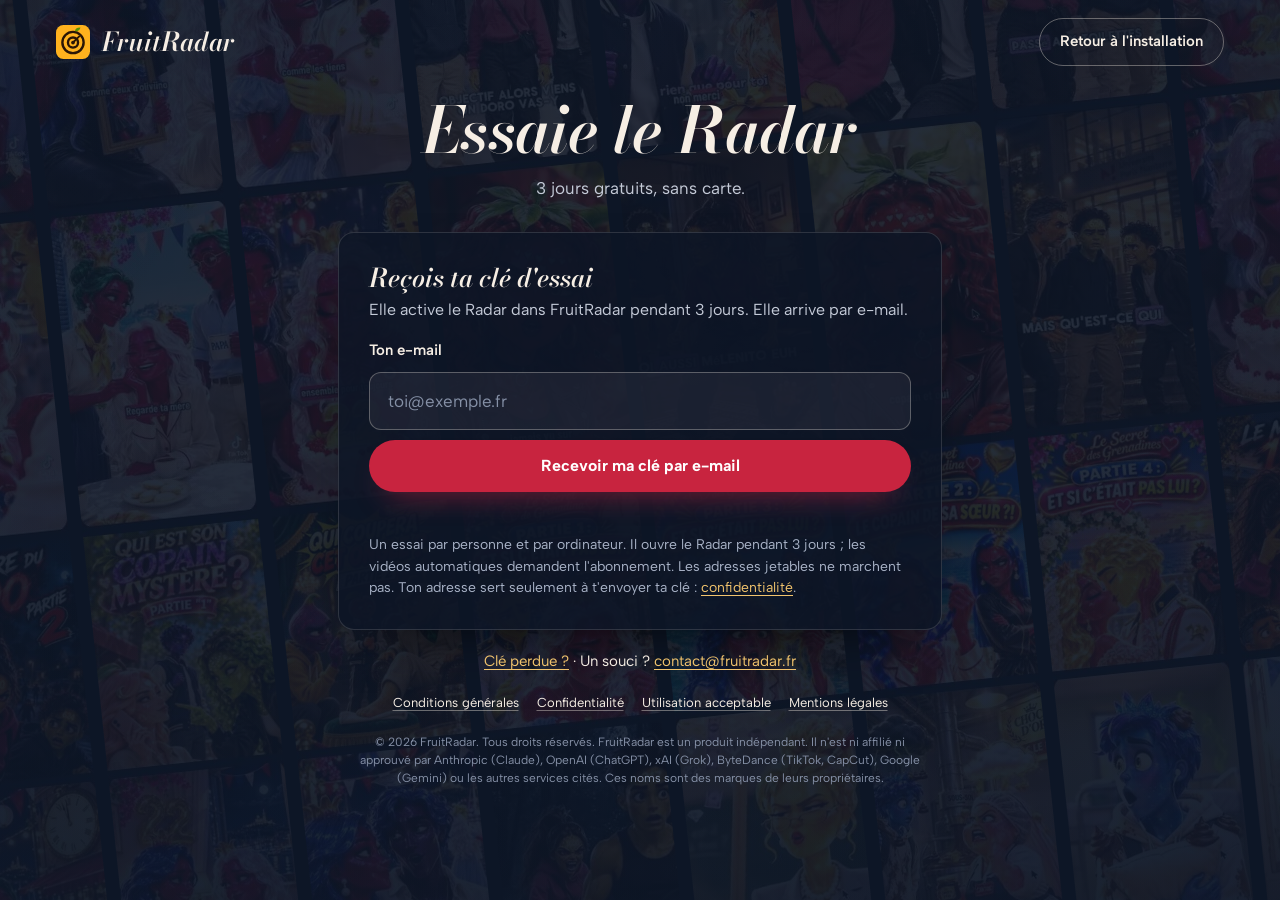
<file: essai.html>
<!DOCTYPE html>
<html lang="fr">
<head>
<meta charset="utf-8">
<meta name="viewport" content="width=device-width, initial-scale=1">
<meta name="theme-color" content="#0d1626">
<meta name="robots" content="noindex">
<meta name="description" content="Essayer le Radar de FruitRadar gratuitement pendant 3 jours.">
<link rel="icon" href="/favicon.ico" sizes="16x16 32x32 48x48">
<link rel="apple-touch-icon" href="/apple-touch-icon.png">
<link rel="stylesheet" href="prime.css?v=88aa42f2">
<title>Essai gratuit · FruitRadar</title>
</head>
<body>
<div class="fond" aria-hidden="true"><div class="mur">
<div class="col"><img src="mur-3.webp" width="200" height="2738" alt="" decoding="async" loading="lazy"><img src="mur-3.webp" width="200" height="2738" alt="" decoding="async" loading="lazy"><img src="mur-3.webp" width="200" height="2738" alt="" decoding="async" loading="lazy"></div>
<div class="col"><img src="mur-7.webp" width="200" height="2097" alt="" decoding="async" loading="lazy"><img src="mur-7.webp" width="200" height="2097" alt="" decoding="async" loading="lazy"><img src="mur-7.webp" width="200" height="2097" alt="" decoding="async" loading="lazy"></div>
<div class="col"><img src="mur-1.webp" width="200" height="2738" alt="" decoding="async" loading="lazy"><img src="mur-1.webp" width="200" height="2738" alt="" decoding="async" loading="lazy"><img src="mur-1.webp" width="200" height="2738" alt="" decoding="async" loading="lazy"></div>
<div class="col"><img src="mur-5.webp" width="200" height="2738" alt="" decoding="async" loading="lazy"><img src="mur-5.webp" width="200" height="2738" alt="" decoding="async" loading="lazy"><img src="mur-5.webp" width="200" height="2738" alt="" decoding="async" loading="lazy"></div>
<div class="col"><img src="mur-2.webp" width="200" height="2738" alt="" decoding="async" loading="lazy"><img src="mur-2.webp" width="200" height="2738" alt="" decoding="async" loading="lazy"><img src="mur-2.webp" width="200" height="2738" alt="" decoding="async" loading="lazy"></div>
<div class="col"><img src="mur-6.webp" width="200" height="2374" alt="" decoding="async" loading="lazy"><img src="mur-6.webp" width="200" height="2374" alt="" decoding="async" loading="lazy"><img src="mur-6.webp" width="200" height="2374" alt="" decoding="async" loading="lazy"></div>
<div class="col"><img src="mur-4.webp" width="200" height="2738" alt="" decoding="async" loading="lazy"><img src="mur-4.webp" width="200" height="2738" alt="" decoding="async" loading="lazy"><img src="mur-4.webp" width="200" height="2738" alt="" decoding="async" loading="lazy"></div>
<div class="col"><img src="mur-8.webp" width="200" height="2097" alt="" decoding="async" loading="lazy"><img src="mur-8.webp" width="200" height="2097" alt="" decoding="async" loading="lazy"><img src="mur-8.webp" width="200" height="2097" alt="" decoding="async" loading="lazy"></div>
<div class="col"><img src="mur-1.webp" width="200" height="2738" alt="" decoding="async" loading="lazy"><img src="mur-1.webp" width="200" height="2738" alt="" decoding="async" loading="lazy"><img src="mur-1.webp" width="200" height="2738" alt="" decoding="async" loading="lazy"></div>
<div class="col"><img src="mur-5.webp" width="200" height="2738" alt="" decoding="async" loading="lazy"><img src="mur-5.webp" width="200" height="2738" alt="" decoding="async" loading="lazy"><img src="mur-5.webp" width="200" height="2738" alt="" decoding="async" loading="lazy"></div>
<div class="col"><img src="mur-3.webp" width="200" height="2738" alt="" decoding="async" loading="lazy"><img src="mur-3.webp" width="200" height="2738" alt="" decoding="async" loading="lazy"><img src="mur-3.webp" width="200" height="2738" alt="" decoding="async" loading="lazy"></div>
<div class="col"><img src="mur-7.webp" width="200" height="2097" alt="" decoding="async" loading="lazy"><img src="mur-7.webp" width="200" height="2097" alt="" decoding="async" loading="lazy"><img src="mur-7.webp" width="200" height="2097" alt="" decoding="async" loading="lazy"></div>
<div class="col"><img src="mur-2.webp" width="200" height="2738" alt="" decoding="async" loading="lazy"><img src="mur-2.webp" width="200" height="2738" alt="" decoding="async" loading="lazy"><img src="mur-2.webp" width="200" height="2738" alt="" decoding="async" loading="lazy"></div>
<div class="col"><img src="mur-6.webp" width="200" height="2374" alt="" decoding="async" loading="lazy"><img src="mur-6.webp" width="200" height="2374" alt="" decoding="async" loading="lazy"><img src="mur-6.webp" width="200" height="2374" alt="" decoding="async" loading="lazy"></div>
<div class="col"><img src="mur-4.webp" width="200" height="2738" alt="" decoding="async" loading="lazy"><img src="mur-4.webp" width="200" height="2738" alt="" decoding="async" loading="lazy"><img src="mur-4.webp" width="200" height="2738" alt="" decoding="async" loading="lazy"></div>
<div class="col"><img src="mur-8.webp" width="200" height="2097" alt="" decoding="async" loading="lazy"><img src="mur-8.webp" width="200" height="2097" alt="" decoding="async" loading="lazy"><img src="mur-8.webp" width="200" height="2097" alt="" decoding="async" loading="lazy"></div>
<div class="col"><img src="mur-1.webp" width="200" height="2738" alt="" decoding="async" loading="lazy"><img src="mur-1.webp" width="200" height="2738" alt="" decoding="async" loading="lazy"><img src="mur-1.webp" width="200" height="2738" alt="" decoding="async" loading="lazy"></div>
<div class="col"><img src="mur-5.webp" width="200" height="2738" alt="" decoding="async" loading="lazy"><img src="mur-5.webp" width="200" height="2738" alt="" decoding="async" loading="lazy"><img src="mur-5.webp" width="200" height="2738" alt="" decoding="async" loading="lazy"></div>
</div></div>

<header class="tete">
  <a class="marque" href="./" aria-label="FruitRadar, page d'accueil"><svg viewBox="0 0 128 128" aria-hidden="true"><rect width="128" height="128" rx="28" fill="#ffb21e"/><circle cx="64" cy="66" r="40" fill="none" stroke="#2a1606" stroke-width="9"/><circle cx="64" cy="66" r="19" fill="none" stroke="#2a1606" stroke-width="9"/><circle cx="64" cy="66" r="7" fill="#2a1606"/><line x1="64" y1="66" x2="87.5" y2="42.5" stroke="#2a1606" stroke-width="7" stroke-linecap="round"/><path d="M71.5 23.5C71 14 79 8.6 92 9C90.5 18 83.5 24.5 71.5 23.5Z" fill="#5b9400"/></svg><span>FruitRadar</span></a>
  <a class="retour" href="installer.html">Retour à l'installation</a>
</header>

<main class="page">
  <header class="titre-page">
    <h1>Essaie le Radar</h1>
    <p>3 jours gratuits, sans carte.</p>
  </header>

  <section class="carte" id="demande">
    <h2>Reçois ta clé d'essai</h2>
    <p class="explique">Elle active le Radar dans FruitRadar pendant 3 jours. Elle arrive par e-mail.</p>
    <form id="formEssai" class="form" novalidate>
      <label for="email">Ton e-mail</label>
      <input id="email" name="email" type="email" autocomplete="email" inputmode="email" required placeholder="toi@exemple.fr">
      <button class="bouton rubis" type="submit" id="envoi">Recevoir ma clé par e-mail</button>
      <p class="etat" id="etat" role="status"></p>
      <p class="note">Un essai par personne et par ordinateur. Il ouvre le Radar pendant 3 jours&nbsp;; les vidéos automatiques demandent l'abonnement. Les adresses jetables ne marchent pas. Ton adresse sert seulement à t'envoyer ta clé&nbsp;: <a href="confidentialite.html">confidentialité</a>.</p>
    </form>
  </section>

  <section class="carte resultat" id="resultat" tabindex="-1" hidden>
    <h2 id="titreCle">Regarde ta boîte mail</h2>
    <p>On t'a écrit à <b id="ouCle"></b>. L'e-mail arrive en moins d'une minute&nbsp;: regarde aussi dans tes spams et l'onglet Promotions. Si cette adresse a déjà eu son essai, l'e-mail te le dit.</p>
    <ol>
      <li>Pas encore installé&nbsp;? <a href="installer.html">Installe FruitRadar</a>.</li>
      <li>Ouvre FruitRadar et colle la clé de l'e-mail dans l'écran «&nbsp;Entre ta clé&nbsp;».</li>
    </ol>
    <p class="note">Rien reçu au bout de quelques minutes&nbsp;? <a href="essai.html">Vérifie ton adresse</a>, ou écris-moi.</p>
  </section>

  <p class="contact"><a href="retrouver.html">Clé perdue&nbsp;?</a> · Un souci&nbsp;? <a href="https://mail.google.com/mail/?view=cm&amp;fs=1&amp;to=contact@fruitradar.fr" target="_blank" rel="noopener" title="Écrire avec Gmail">contact@fruitradar.fr</a></p>
  <nav class="liens" aria-label="Pages légales"><a href="conditions.html">Conditions générales</a> <a href="confidentialite.html">Confidentialité</a> <a href="utilisation.html">Utilisation acceptable</a> <a href="conditions.html#editeur">Mentions légales</a></nav>
  <p class="pied">© 2026 FruitRadar. Tous droits réservés. FruitRadar est un produit indépendant. Il n'est ni affilié ni approuvé par Anthropic (Claude), OpenAI (ChatGPT), xAI (Grok), ByteDance (TikTok, CapCut), Google (Gemini) ou les autres services cités. Ces noms sont des marques de leurs propriétaires.</p>
</main>
<script>
  const SERVEUR = 'https://fruitradar-serveur.pages.dev';
  const $ = (id) => document.getElementById(id);
  const dire = (t, non) => { $('etat').textContent = t; $('etat').className = 'etat' + (non ? ' non' : ''); };
  const ERREURS = {
    email: 'Cette adresse n\'est pas valable.',
    domaine: 'Cette adresse ne peut pas recevoir d\'e-mail : vérifie ce qui est écrit après le @.',
    jetable: 'Les adresses jetables ne marchent pas pour l\'essai : utilise ta vraie adresse.',
    limite: 'Cette connexion internet a déjà servi à 2 essais ce mois-ci. Si c\'est une erreur, écris-moi à contact@fruitradar.fr.',
    panne: 'L\'envoi des e-mails est en panne pour l\'instant. Réessaie dans quelques minutes.'
  };
  $('formEssai').addEventListener('submit', async (e) => {
    e.preventDefault();
    const email = $('email').value.trim();
    if (!/^[^\s@]+@[^\s@]+\.[^\s@]{2,}$/.test(email)) { dire('Écris une adresse e-mail valable.', true); return $('email').focus(); }
    $('envoi').disabled = true; dire('Envoi de ta clé…');
    try {
      const r = await fetch(SERVEUR + '/essai', { method: 'POST', headers: { 'Content-Type': 'application/json' }, body: JSON.stringify({ email }) });
      let j = null; try { j = await r.json(); } catch (x) { j = null; }
      if (!j || !j.ok) throw new Error((j && ERREURS[j.code]) || 'La demande n\'est pas passée. Réessaie dans une minute.');
      if (!j.envoye) throw new Error('L\'e-mail n\'est pas parti. Réessaie dans une minute.');
      $('ouCle').textContent = email;
      $('demande').hidden = true; $('resultat').hidden = false; $('resultat').focus(); $('resultat').scrollIntoView({ block: 'start' });
    } catch (err) { dire(err.message && !/fetch|network/i.test(err.message) ? err.message : 'Serveur injoignable. Vérifie ta connexion et réessaie.', true); }
    $('envoi').disabled = false;
  });
</script>
<script src="mesure.js?v=8fa71d65" defer></script>
</body>
</html>
</file>
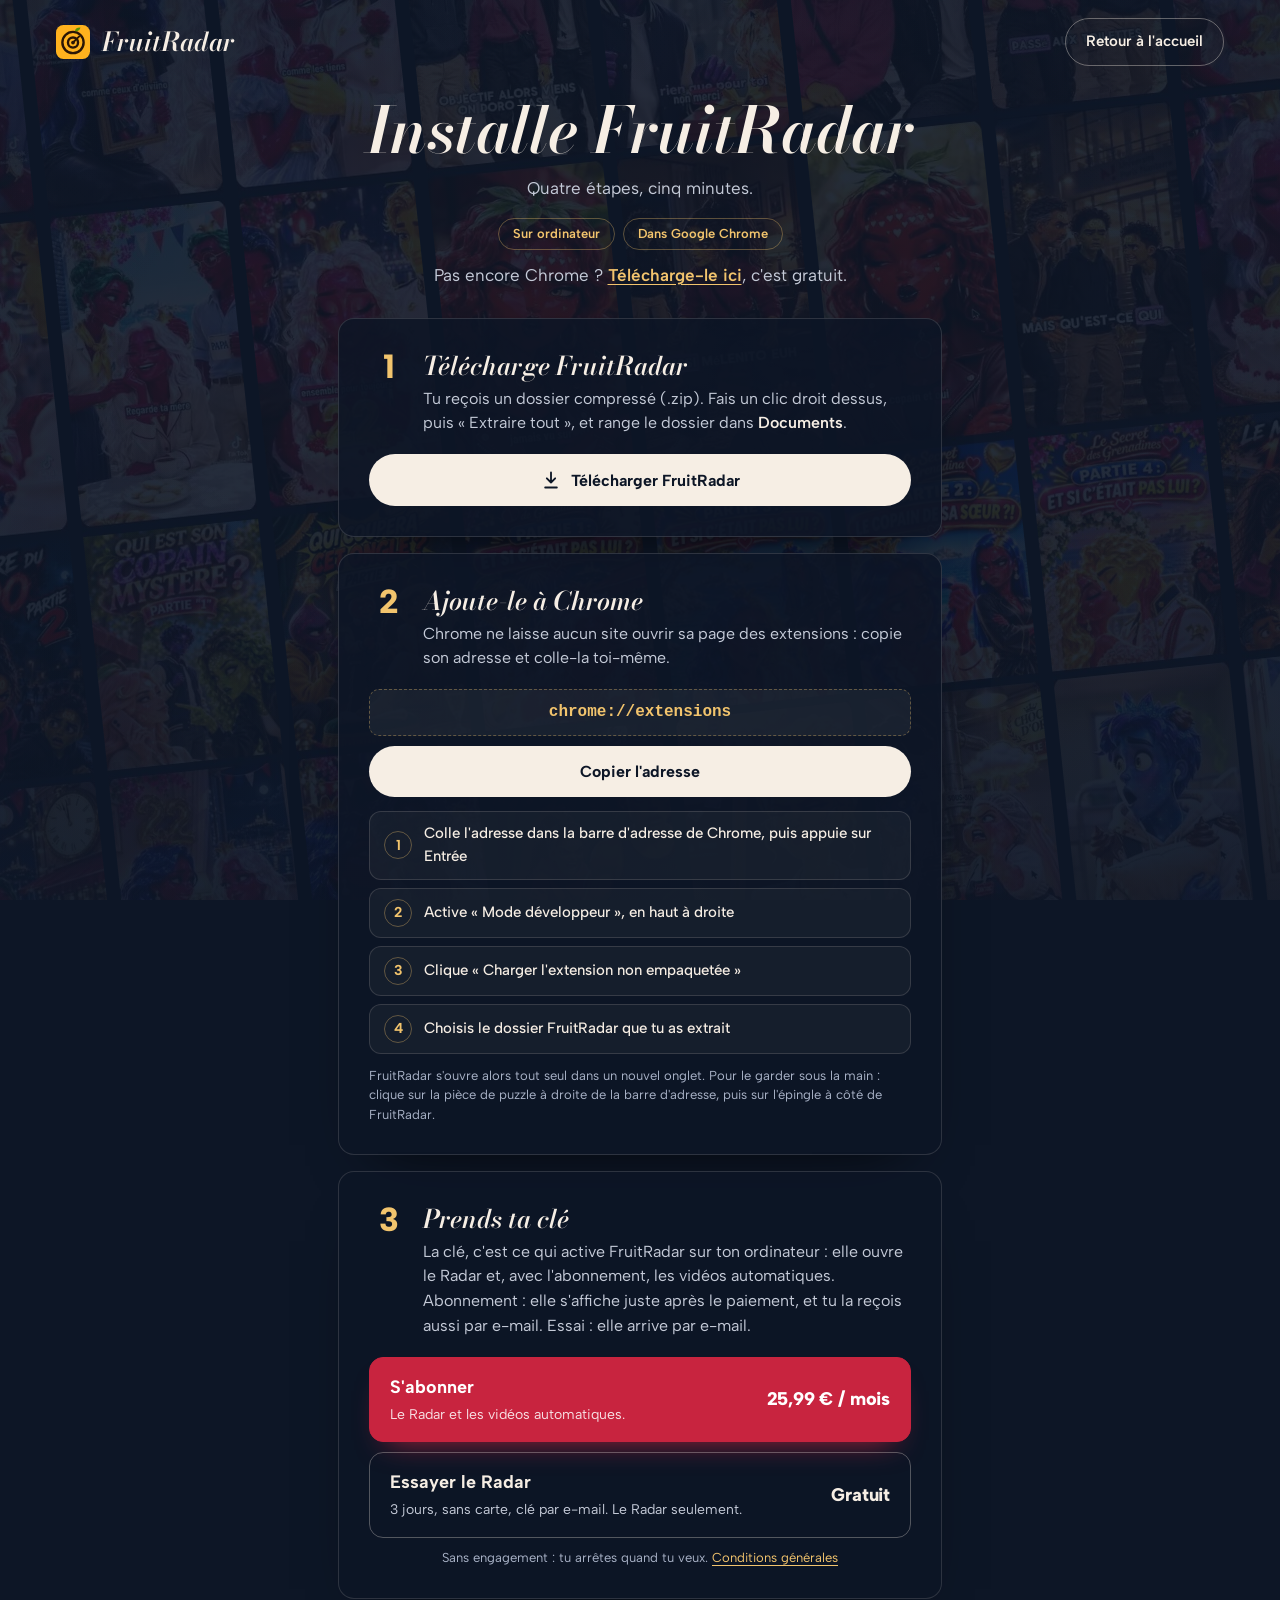
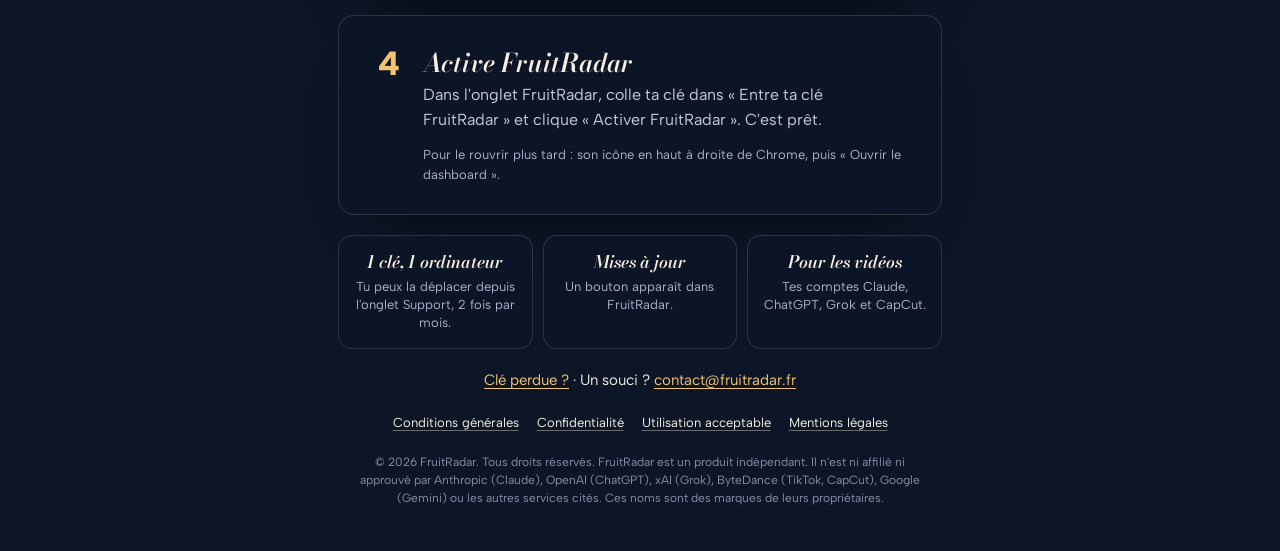
<file: installer.html>
<!DOCTYPE html>
<html lang="fr">
<head>
<meta charset="utf-8">
<meta name="viewport" content="width=device-width, initial-scale=1">
<meta name="theme-color" content="#0d1626">
<meta name="robots" content="noindex">
<meta name="description" content="Installer FruitRadar dans Chrome en quatre étapes.">
<link rel="icon" href="/favicon.ico" sizes="16x16 32x32 48x48">
<link rel="apple-touch-icon" href="/apple-touch-icon.png">
<link rel="stylesheet" href="prime.css?v=88aa42f2">
<style>
  /* Promo du moment (réglée dans FruitRadar Admin) : même lecture que l'offre de l'accueil */
  .cle.promo b { grid-row: 1; grid-column: 1; }
  .cle.promo em { grid-row: 1; grid-column: 2; justify-self: end; font-style: normal; font-weight: 800; font-size: .8125rem; padding: 0.25rem 0.75rem; border-radius: 62.4375rem; background: var(--ivoire); color: var(--rubis); white-space: nowrap; }
  .cle.promo i { grid-row: 2; grid-column: 1 / -1; display: flex; align-items: baseline; flex-wrap: wrap; gap: 0.25rem 0.625rem; margin-top: 0.375rem; font-style: normal; white-space: normal; }
  .cle.promo i s { font: 700 1.125rem/1 var(--texte); color: rgba(255, 255, 255, .72); text-decoration-thickness: 2px; }
  .cle.promo i strong { font: 800 2.25rem/1 var(--texte); letter-spacing: -.035em; white-space: nowrap; }
  .cle.promo i small { flex-basis: 100%; font-size: .9375rem; font-weight: 600; color: rgba(255, 255, 255, .9); }
  .cle.promo > span { grid-row: 3; grid-column: 1 / -1; margin-top: 0.625rem; padding-top: 0.625rem; border-top: 1px solid rgba(255, 255, 255, .22); }
</style>
<title>Installer FruitRadar</title>
</head>
<body>
<div class="fond" aria-hidden="true"><div class="mur">
<div class="col"><img src="mur-3.webp" width="200" height="2738" alt="" decoding="async" loading="lazy"><img src="mur-3.webp" width="200" height="2738" alt="" decoding="async" loading="lazy"><img src="mur-3.webp" width="200" height="2738" alt="" decoding="async" loading="lazy"></div>
<div class="col"><img src="mur-7.webp" width="200" height="2097" alt="" decoding="async" loading="lazy"><img src="mur-7.webp" width="200" height="2097" alt="" decoding="async" loading="lazy"><img src="mur-7.webp" width="200" height="2097" alt="" decoding="async" loading="lazy"></div>
<div class="col"><img src="mur-1.webp" width="200" height="2738" alt="" decoding="async" loading="lazy"><img src="mur-1.webp" width="200" height="2738" alt="" decoding="async" loading="lazy"><img src="mur-1.webp" width="200" height="2738" alt="" decoding="async" loading="lazy"></div>
<div class="col"><img src="mur-5.webp" width="200" height="2738" alt="" decoding="async" loading="lazy"><img src="mur-5.webp" width="200" height="2738" alt="" decoding="async" loading="lazy"><img src="mur-5.webp" width="200" height="2738" alt="" decoding="async" loading="lazy"></div>
<div class="col"><img src="mur-2.webp" width="200" height="2738" alt="" decoding="async" loading="lazy"><img src="mur-2.webp" width="200" height="2738" alt="" decoding="async" loading="lazy"><img src="mur-2.webp" width="200" height="2738" alt="" decoding="async" loading="lazy"></div>
<div class="col"><img src="mur-6.webp" width="200" height="2374" alt="" decoding="async" loading="lazy"><img src="mur-6.webp" width="200" height="2374" alt="" decoding="async" loading="lazy"><img src="mur-6.webp" width="200" height="2374" alt="" decoding="async" loading="lazy"></div>
<div class="col"><img src="mur-4.webp" width="200" height="2738" alt="" decoding="async" loading="lazy"><img src="mur-4.webp" width="200" height="2738" alt="" decoding="async" loading="lazy"><img src="mur-4.webp" width="200" height="2738" alt="" decoding="async" loading="lazy"></div>
<div class="col"><img src="mur-8.webp" width="200" height="2097" alt="" decoding="async" loading="lazy"><img src="mur-8.webp" width="200" height="2097" alt="" decoding="async" loading="lazy"><img src="mur-8.webp" width="200" height="2097" alt="" decoding="async" loading="lazy"></div>
<div class="col"><img src="mur-1.webp" width="200" height="2738" alt="" decoding="async" loading="lazy"><img src="mur-1.webp" width="200" height="2738" alt="" decoding="async" loading="lazy"><img src="mur-1.webp" width="200" height="2738" alt="" decoding="async" loading="lazy"></div>
<div class="col"><img src="mur-5.webp" width="200" height="2738" alt="" decoding="async" loading="lazy"><img src="mur-5.webp" width="200" height="2738" alt="" decoding="async" loading="lazy"><img src="mur-5.webp" width="200" height="2738" alt="" decoding="async" loading="lazy"></div>
<div class="col"><img src="mur-3.webp" width="200" height="2738" alt="" decoding="async" loading="lazy"><img src="mur-3.webp" width="200" height="2738" alt="" decoding="async" loading="lazy"><img src="mur-3.webp" width="200" height="2738" alt="" decoding="async" loading="lazy"></div>
<div class="col"><img src="mur-7.webp" width="200" height="2097" alt="" decoding="async" loading="lazy"><img src="mur-7.webp" width="200" height="2097" alt="" decoding="async" loading="lazy"><img src="mur-7.webp" width="200" height="2097" alt="" decoding="async" loading="lazy"></div>
<div class="col"><img src="mur-2.webp" width="200" height="2738" alt="" decoding="async" loading="lazy"><img src="mur-2.webp" width="200" height="2738" alt="" decoding="async" loading="lazy"><img src="mur-2.webp" width="200" height="2738" alt="" decoding="async" loading="lazy"></div>
<div class="col"><img src="mur-6.webp" width="200" height="2374" alt="" decoding="async" loading="lazy"><img src="mur-6.webp" width="200" height="2374" alt="" decoding="async" loading="lazy"><img src="mur-6.webp" width="200" height="2374" alt="" decoding="async" loading="lazy"></div>
<div class="col"><img src="mur-4.webp" width="200" height="2738" alt="" decoding="async" loading="lazy"><img src="mur-4.webp" width="200" height="2738" alt="" decoding="async" loading="lazy"><img src="mur-4.webp" width="200" height="2738" alt="" decoding="async" loading="lazy"></div>
<div class="col"><img src="mur-8.webp" width="200" height="2097" alt="" decoding="async" loading="lazy"><img src="mur-8.webp" width="200" height="2097" alt="" decoding="async" loading="lazy"><img src="mur-8.webp" width="200" height="2097" alt="" decoding="async" loading="lazy"></div>
<div class="col"><img src="mur-1.webp" width="200" height="2738" alt="" decoding="async" loading="lazy"><img src="mur-1.webp" width="200" height="2738" alt="" decoding="async" loading="lazy"><img src="mur-1.webp" width="200" height="2738" alt="" decoding="async" loading="lazy"></div>
<div class="col"><img src="mur-5.webp" width="200" height="2738" alt="" decoding="async" loading="lazy"><img src="mur-5.webp" width="200" height="2738" alt="" decoding="async" loading="lazy"><img src="mur-5.webp" width="200" height="2738" alt="" decoding="async" loading="lazy"></div>
</div></div>

<header class="tete">
  <a class="marque" href="./" aria-label="FruitRadar, page d'accueil"><svg viewBox="0 0 128 128" aria-hidden="true"><rect width="128" height="128" rx="28" fill="#ffb21e"/><circle cx="64" cy="66" r="40" fill="none" stroke="#2a1606" stroke-width="9"/><circle cx="64" cy="66" r="19" fill="none" stroke="#2a1606" stroke-width="9"/><circle cx="64" cy="66" r="7" fill="#2a1606"/><line x1="64" y1="66" x2="87.5" y2="42.5" stroke="#2a1606" stroke-width="7" stroke-linecap="round"/><path d="M71.5 23.5C71 14 79 8.6 92 9C90.5 18 83.5 24.5 71.5 23.5Z" fill="#5b9400"/></svg><span>FruitRadar</span></a>
  <a class="retour" href="./">Retour à l'accueil</a>
</header>

<main class="page">
  <header class="titre-page">
    <h1>Installe FruitRadar</h1>
    <p>Quatre étapes, cinq minutes.</p>
    <ul class="puces"><li>Sur ordinateur</li><li>Dans Google Chrome</li></ul>
    <p class="sans-chrome">Pas encore Chrome&nbsp;? <a href="https://www.google.com/chrome/" target="_blank" rel="noopener">Télécharge-le ici</a>, c'est gratuit.</p>
  </header>

  <ol class="etapes">
    <li class="carte etape">
      <span class="num" aria-hidden="true">1</span>
      <div><h2>Télécharge FruitRadar</h2><p>Tu reçois un dossier compressé (.zip). Fais un clic droit dessus, puis «&nbsp;Extraire tout&nbsp;», et range le dossier dans <strong>Documents</strong>.</p></div>
      <div class="suite">
        <a class="bouton" href="https://github.com/timotheehml-bot/maj/raw/main/FruitRadar.zip">
          <svg viewBox="0 0 24 24" fill="none" stroke="currentColor" stroke-width="2.2" stroke-linecap="round" stroke-linejoin="round" aria-hidden="true"><path d="M12 3v12M7 10l5 5 5-5M5 21h14"/></svg>
          Télécharger FruitRadar
        </a>
      </div>
    </li>

    <li class="carte etape">
      <span class="num" aria-hidden="true">2</span>
      <div><h2>Ajoute-le à Chrome</h2><p>Chrome ne laisse aucun site ouvrir sa page des extensions&nbsp;: copie son adresse et colle-la toi-même.</p></div>
      <div class="suite">
        <p class="adresse" id="adr">chrome://extensions</p>
        <button class="bouton" type="button" data-copie="adr">Copier l'adresse</button>
        <ol class="gestes">
          <li>Colle l'adresse dans la barre d'adresse de Chrome, puis appuie sur Entrée</li>
          <li>Active «&nbsp;Mode développeur&nbsp;», en haut à droite</li>
          <li>Clique «&nbsp;Charger l'extension non empaquetée&nbsp;»</li>
          <li>Choisis le dossier FruitRadar que tu as extrait</li>
        </ol>
        <p class="astuce">FruitRadar s'ouvre alors tout seul dans un nouvel onglet. Pour le garder sous la main&nbsp;: clique sur la pièce de puzzle à droite de la barre d'adresse, puis sur l'épingle à côté de FruitRadar.</p>
      </div>
    </li>

    <li class="carte etape">
      <span class="num" aria-hidden="true">3</span>
      <div><h2>Prends ta clé</h2><p>La clé, c'est ce qui active FruitRadar sur ton ordinateur&nbsp;: elle ouvre le Radar et, avec l'abonnement, les vidéos automatiques. Abonnement&nbsp;: elle s'affiche juste après le paiement, et tu la reçois aussi par e-mail. Essai&nbsp;: elle arrive par e-mail.</p></div>
      <div class="suite choix" id="choix">
        <a class="cle vive" data-choix="abonnement" href="https://fruitradar-serveur.pages.dev/acheter">
          <b>S'abonner</b><i data-offre="cle">25,99&nbsp;€ / mois</i>
          <span>Le Radar et les vidéos automatiques.</span>
        </a>
        <a class="cle" data-choix="essai" href="essai.html">
          <b>Essayer le Radar</b><i>Gratuit</i>
          <span>3 jours, sans carte, clé par e-mail. Le Radar seulement.</span>
        </a>
        <p class="cgv">Sans engagement&nbsp;: tu arrêtes quand tu veux. <a href="conditions.html">Conditions générales</a></p>
      </div>
    </li>

    <li class="carte etape">
      <span class="num" aria-hidden="true">4</span>
      <div><h2>Active FruitRadar</h2><p>Dans l'onglet FruitRadar, colle ta clé dans «&nbsp;Entre ta clé FruitRadar&nbsp;» et clique «&nbsp;Activer FruitRadar&nbsp;». C'est prêt.</p><p class="astuce">Pour le rouvrir plus tard&nbsp;: son icône en haut à droite de Chrome, puis «&nbsp;Ouvrir le dashboard&nbsp;».</p></div>
    </li>
  </ol>

  <ul class="infos">
    <li><b>1 clé, 1 ordinateur</b>Tu peux la déplacer depuis l'onglet Support, 2 fois par mois.</li>
    <li><b>Mises à jour</b>Un bouton apparaît dans FruitRadar.</li>
    <li><b>Pour les vidéos</b>Tes comptes Claude, ChatGPT, Grok et CapCut.</li>
  </ul>
  <script>
    // Venu de « Essayer le Radar » sur l'accueil (installer.html?choix=essai) : l'essai passe en premier, en couleur, à l'étape 3.
    (function () {
      if (new URLSearchParams(location.search).get('choix') !== 'essai') return;
      var box = document.getElementById('choix'), ab = box.querySelector('[data-choix="abonnement"]'), es = box.querySelector('[data-choix="essai"]');
      ab.classList.remove('vive'); es.classList.add('vive'); box.insertBefore(es, ab);
    })();
  </script>

  <p class="contact"><a href="retrouver.html">Clé perdue&nbsp;?</a> · Un souci&nbsp;? <a href="https://mail.google.com/mail/?view=cm&amp;fs=1&amp;to=contact@fruitradar.fr" target="_blank" rel="noopener" title="Écrire avec Gmail">contact@fruitradar.fr</a></p>
  <nav class="liens" aria-label="Pages légales"><a href="conditions.html">Conditions générales</a> <a href="confidentialite.html">Confidentialité</a> <a href="utilisation.html">Utilisation acceptable</a> <a href="conditions.html#editeur">Mentions légales</a></nav>
  <p class="pied">© 2026 FruitRadar. Tous droits réservés. FruitRadar est un produit indépendant. Il n'est ni affilié ni approuvé par Anthropic (Claude), OpenAI (ChatGPT), xAI (Grok), ByteDance (TikTok, CapCut), Google (Gemini) ou les autres services cités. Ces noms sont des marques de leurs propriétaires.</p>
</main>
<script>
  // Chrome refuse d'ouvrir chrome://extensions depuis une page web : on met l'adresse dans le presse-papiers.
  document.addEventListener('click', async (e) => {
    const b = e.target.closest('[data-copie]'); if (!b) return;
    const el = document.getElementById(b.dataset.copie); let ok = false;
    try { await navigator.clipboard.writeText(el.textContent); ok = true; } catch (err) {
      const r = document.createRange(); r.selectNodeContents(el); const s = getSelection(); s.removeAllRanges(); s.addRange(r);
      try { ok = document.execCommand('copy'); } catch (e2) { ok = false; }
    }
    b.textContent = ok ? 'Adresse copiée, colle-la dans Chrome' : 'Sélectionnée : fais Ctrl + C';
    b.setAttribute('data-fait', '');
    setTimeout(() => { b.textContent = 'Copier l\'adresse'; b.removeAttribute('data-fait'); }, 3000);
  });
</script>
<script>
/* Promo du moment (réglée dans FruitRadar Admin) : prix du 1er mois sur le bouton. Sans réponse du serveur, le prix normal reste affiché. */
(function () {
  var i = document.querySelector('[data-offre="cle"]');
  if (!i || !window.fetch) return;
  var eur = function (c) { return (c / 100).toLocaleString('fr-FR', { minimumFractionDigits: 2, maximumFractionDigits: 2 }) + '\u00a0€'; };
  fetch('https://fruitradar-serveur.pages.dev/offre', { credentials: 'omit' }).then(function (r) { return r.json(); }).then(function (o) {
    var p = o && o.promo;
    if (!p || !(p.pct > 0) || !(p.prix > 0) || !(o.prix > p.prix)) return;
    var carte = i.parentNode, badge = document.createElement('em');
    badge.textContent = '-' + p.pct + '\u00a0% sur ton 1er mois';
    carte.insertBefore(badge, i);
    i.innerHTML = '<s>' + eur(o.prix) + '</s><strong>' + eur(p.prix) + '</strong><small>le 1er mois, puis ' + eur(o.prix) + ' par mois</small>';
    carte.classList.add('promo');
  }).catch(function () { /* prix normal */ });
})();
</script>
<script src="mesure.js?v=8fa71d65" defer></script>
</body>
</html>
</file>
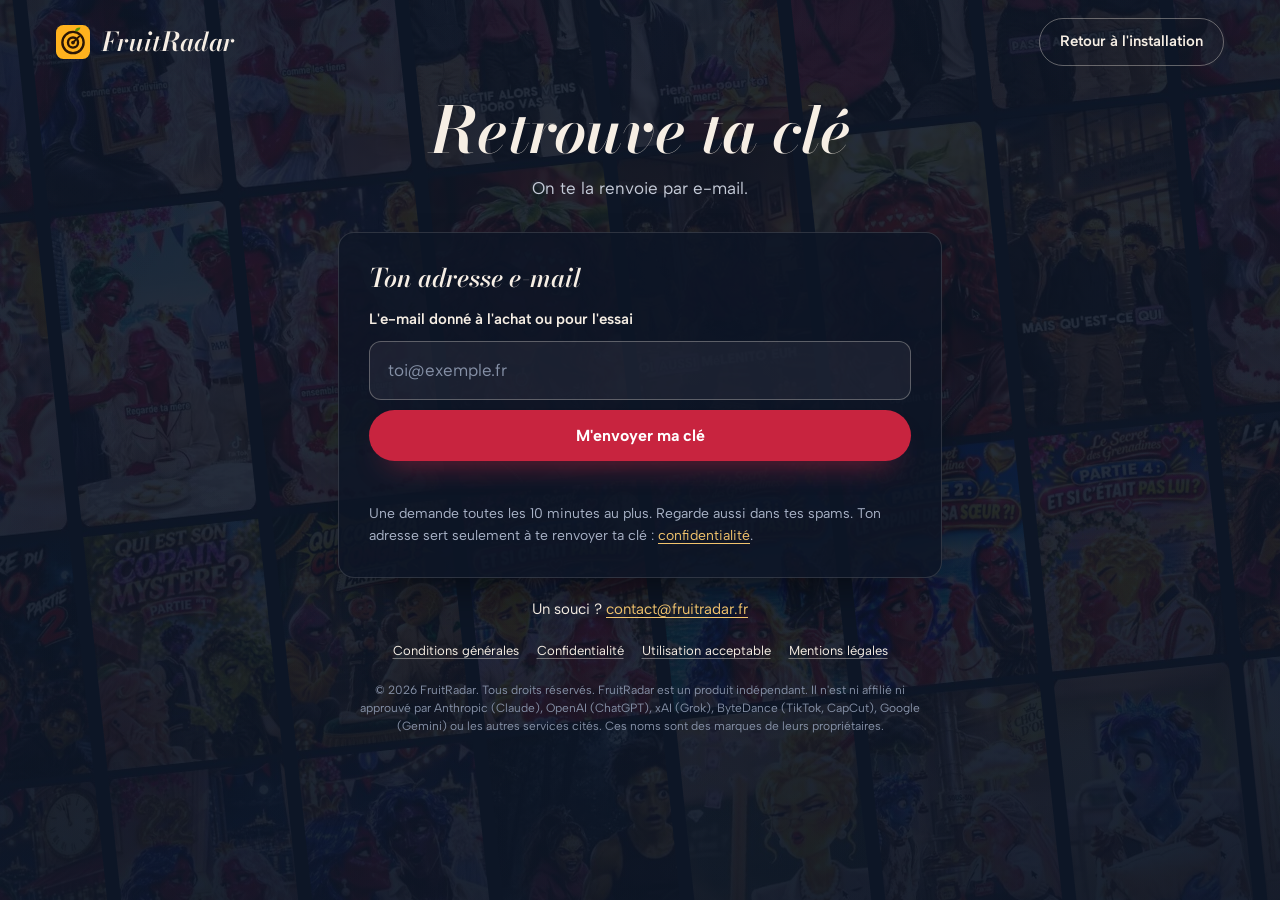
<file: retrouver.html>
<!DOCTYPE html>
<html lang="fr">
<head>
<meta charset="utf-8">
<meta name="viewport" content="width=device-width, initial-scale=1">
<meta name="theme-color" content="#0d1626">
<meta name="robots" content="noindex">
<meta name="description" content="Retrouver sa clé FruitRadar par e-mail.">
<link rel="icon" href="/favicon.ico" sizes="16x16 32x32 48x48">
<link rel="apple-touch-icon" href="/apple-touch-icon.png">
<link rel="stylesheet" href="prime.css?v=88aa42f2">
<title>Retrouver ma clé · FruitRadar</title>
</head>
<body>
<div class="fond" aria-hidden="true"><div class="mur">
<div class="col"><img src="mur-3.webp" width="200" height="2738" alt="" decoding="async" loading="lazy"><img src="mur-3.webp" width="200" height="2738" alt="" decoding="async" loading="lazy"><img src="mur-3.webp" width="200" height="2738" alt="" decoding="async" loading="lazy"></div>
<div class="col"><img src="mur-7.webp" width="200" height="2097" alt="" decoding="async" loading="lazy"><img src="mur-7.webp" width="200" height="2097" alt="" decoding="async" loading="lazy"><img src="mur-7.webp" width="200" height="2097" alt="" decoding="async" loading="lazy"></div>
<div class="col"><img src="mur-1.webp" width="200" height="2738" alt="" decoding="async" loading="lazy"><img src="mur-1.webp" width="200" height="2738" alt="" decoding="async" loading="lazy"><img src="mur-1.webp" width="200" height="2738" alt="" decoding="async" loading="lazy"></div>
<div class="col"><img src="mur-5.webp" width="200" height="2738" alt="" decoding="async" loading="lazy"><img src="mur-5.webp" width="200" height="2738" alt="" decoding="async" loading="lazy"><img src="mur-5.webp" width="200" height="2738" alt="" decoding="async" loading="lazy"></div>
<div class="col"><img src="mur-2.webp" width="200" height="2738" alt="" decoding="async" loading="lazy"><img src="mur-2.webp" width="200" height="2738" alt="" decoding="async" loading="lazy"><img src="mur-2.webp" width="200" height="2738" alt="" decoding="async" loading="lazy"></div>
<div class="col"><img src="mur-6.webp" width="200" height="2374" alt="" decoding="async" loading="lazy"><img src="mur-6.webp" width="200" height="2374" alt="" decoding="async" loading="lazy"><img src="mur-6.webp" width="200" height="2374" alt="" decoding="async" loading="lazy"></div>
<div class="col"><img src="mur-4.webp" width="200" height="2738" alt="" decoding="async" loading="lazy"><img src="mur-4.webp" width="200" height="2738" alt="" decoding="async" loading="lazy"><img src="mur-4.webp" width="200" height="2738" alt="" decoding="async" loading="lazy"></div>
<div class="col"><img src="mur-8.webp" width="200" height="2097" alt="" decoding="async" loading="lazy"><img src="mur-8.webp" width="200" height="2097" alt="" decoding="async" loading="lazy"><img src="mur-8.webp" width="200" height="2097" alt="" decoding="async" loading="lazy"></div>
<div class="col"><img src="mur-1.webp" width="200" height="2738" alt="" decoding="async" loading="lazy"><img src="mur-1.webp" width="200" height="2738" alt="" decoding="async" loading="lazy"><img src="mur-1.webp" width="200" height="2738" alt="" decoding="async" loading="lazy"></div>
<div class="col"><img src="mur-5.webp" width="200" height="2738" alt="" decoding="async" loading="lazy"><img src="mur-5.webp" width="200" height="2738" alt="" decoding="async" loading="lazy"><img src="mur-5.webp" width="200" height="2738" alt="" decoding="async" loading="lazy"></div>
<div class="col"><img src="mur-3.webp" width="200" height="2738" alt="" decoding="async" loading="lazy"><img src="mur-3.webp" width="200" height="2738" alt="" decoding="async" loading="lazy"><img src="mur-3.webp" width="200" height="2738" alt="" decoding="async" loading="lazy"></div>
<div class="col"><img src="mur-7.webp" width="200" height="2097" alt="" decoding="async" loading="lazy"><img src="mur-7.webp" width="200" height="2097" alt="" decoding="async" loading="lazy"><img src="mur-7.webp" width="200" height="2097" alt="" decoding="async" loading="lazy"></div>
<div class="col"><img src="mur-2.webp" width="200" height="2738" alt="" decoding="async" loading="lazy"><img src="mur-2.webp" width="200" height="2738" alt="" decoding="async" loading="lazy"><img src="mur-2.webp" width="200" height="2738" alt="" decoding="async" loading="lazy"></div>
<div class="col"><img src="mur-6.webp" width="200" height="2374" alt="" decoding="async" loading="lazy"><img src="mur-6.webp" width="200" height="2374" alt="" decoding="async" loading="lazy"><img src="mur-6.webp" width="200" height="2374" alt="" decoding="async" loading="lazy"></div>
<div class="col"><img src="mur-4.webp" width="200" height="2738" alt="" decoding="async" loading="lazy"><img src="mur-4.webp" width="200" height="2738" alt="" decoding="async" loading="lazy"><img src="mur-4.webp" width="200" height="2738" alt="" decoding="async" loading="lazy"></div>
<div class="col"><img src="mur-8.webp" width="200" height="2097" alt="" decoding="async" loading="lazy"><img src="mur-8.webp" width="200" height="2097" alt="" decoding="async" loading="lazy"><img src="mur-8.webp" width="200" height="2097" alt="" decoding="async" loading="lazy"></div>
<div class="col"><img src="mur-1.webp" width="200" height="2738" alt="" decoding="async" loading="lazy"><img src="mur-1.webp" width="200" height="2738" alt="" decoding="async" loading="lazy"><img src="mur-1.webp" width="200" height="2738" alt="" decoding="async" loading="lazy"></div>
<div class="col"><img src="mur-5.webp" width="200" height="2738" alt="" decoding="async" loading="lazy"><img src="mur-5.webp" width="200" height="2738" alt="" decoding="async" loading="lazy"><img src="mur-5.webp" width="200" height="2738" alt="" decoding="async" loading="lazy"></div>
</div></div>

<header class="tete">
  <a class="marque" href="./" aria-label="FruitRadar, page d'accueil"><svg viewBox="0 0 128 128" aria-hidden="true"><rect width="128" height="128" rx="28" fill="#ffb21e"/><circle cx="64" cy="66" r="40" fill="none" stroke="#2a1606" stroke-width="9"/><circle cx="64" cy="66" r="19" fill="none" stroke="#2a1606" stroke-width="9"/><circle cx="64" cy="66" r="7" fill="#2a1606"/><line x1="64" y1="66" x2="87.5" y2="42.5" stroke="#2a1606" stroke-width="7" stroke-linecap="round"/><path d="M71.5 23.5C71 14 79 8.6 92 9C90.5 18 83.5 24.5 71.5 23.5Z" fill="#5b9400"/></svg><span>FruitRadar</span></a>
  <a class="retour" href="installer.html">Retour à l'installation</a>
</header>

<main class="page">
  <header class="titre-page">
    <h1>Retrouve ta clé</h1>
    <p>On te la renvoie par e-mail.</p>
  </header>

  <section class="carte" id="demande">
    <h2>Ton adresse e-mail</h2>
    <form id="formCle" class="form" novalidate>
      <label for="email">L'e-mail donné à l'achat ou pour l'essai</label>
      <input id="email" name="email" type="email" autocomplete="email" inputmode="email" required placeholder="toi@exemple.fr">
      <button class="bouton rubis" type="submit" id="envoi">M'envoyer ma clé</button>
      <p class="etat" id="etat" role="status"></p>
      <p class="note">Une demande toutes les 10 minutes au plus. Regarde aussi dans tes spams. Ton adresse sert seulement à te renvoyer ta clé&nbsp;: <a href="confidentialite.html">confidentialité</a>.</p>
    </form>
  </section>

  <p class="contact">Un souci&nbsp;? <a href="https://mail.google.com/mail/?view=cm&amp;fs=1&amp;to=contact@fruitradar.fr" target="_blank" rel="noopener" title="Écrire avec Gmail">contact@fruitradar.fr</a></p>
  <nav class="liens" aria-label="Pages légales"><a href="conditions.html">Conditions générales</a> <a href="confidentialite.html">Confidentialité</a> <a href="utilisation.html">Utilisation acceptable</a> <a href="conditions.html#editeur">Mentions légales</a></nav>
  <p class="pied">© 2026 FruitRadar. Tous droits réservés. FruitRadar est un produit indépendant. Il n'est ni affilié ni approuvé par Anthropic (Claude), OpenAI (ChatGPT), xAI (Grok), ByteDance (TikTok, CapCut), Google (Gemini) ou les autres services cités. Ces noms sont des marques de leurs propriétaires.</p>
</main>
<script>
  const SERVEUR = 'https://fruitradar-serveur.pages.dev';
  const $ = (id) => document.getElementById(id);
  const dire = (t, non) => { $('etat').textContent = t; $('etat').className = 'etat' + (non ? ' non' : ''); };
  $('formCle').addEventListener('submit', async (e) => {
    e.preventDefault();
    const email = $('email').value.trim();
    if (!/^[^\s@]+@[^\s@]+\.[^\s@]{2,}$/.test(email)) { dire('Écris une adresse e-mail valable.', true); return $('email').focus(); }
    $('envoi').disabled = true; dire('Envoi…');
    try {
      const r = await fetch(SERVEUR + '/retrouver', { method: 'POST', headers: { 'Content-Type': 'application/json' }, body: JSON.stringify({ email }) });
      const j = await r.json();
      if (!r.ok || !j.ok) throw new Error('Cette adresse n\'est pas valable.');
      dire('C\'est envoyé : si une clé est liée à cette adresse, elle arrive dans quelques minutes. Regarde aussi dans tes spams.');
    } catch (err) { dire(err.message && !/fetch/i.test(err.message) ? err.message : 'Serveur injoignable. Vérifie ta connexion et réessaie.', true); }
    $('envoi').disabled = false;
  });
</script>
<script src="mesure.js?v=8fa71d65" defer></script>
</body>
</html>
</file>
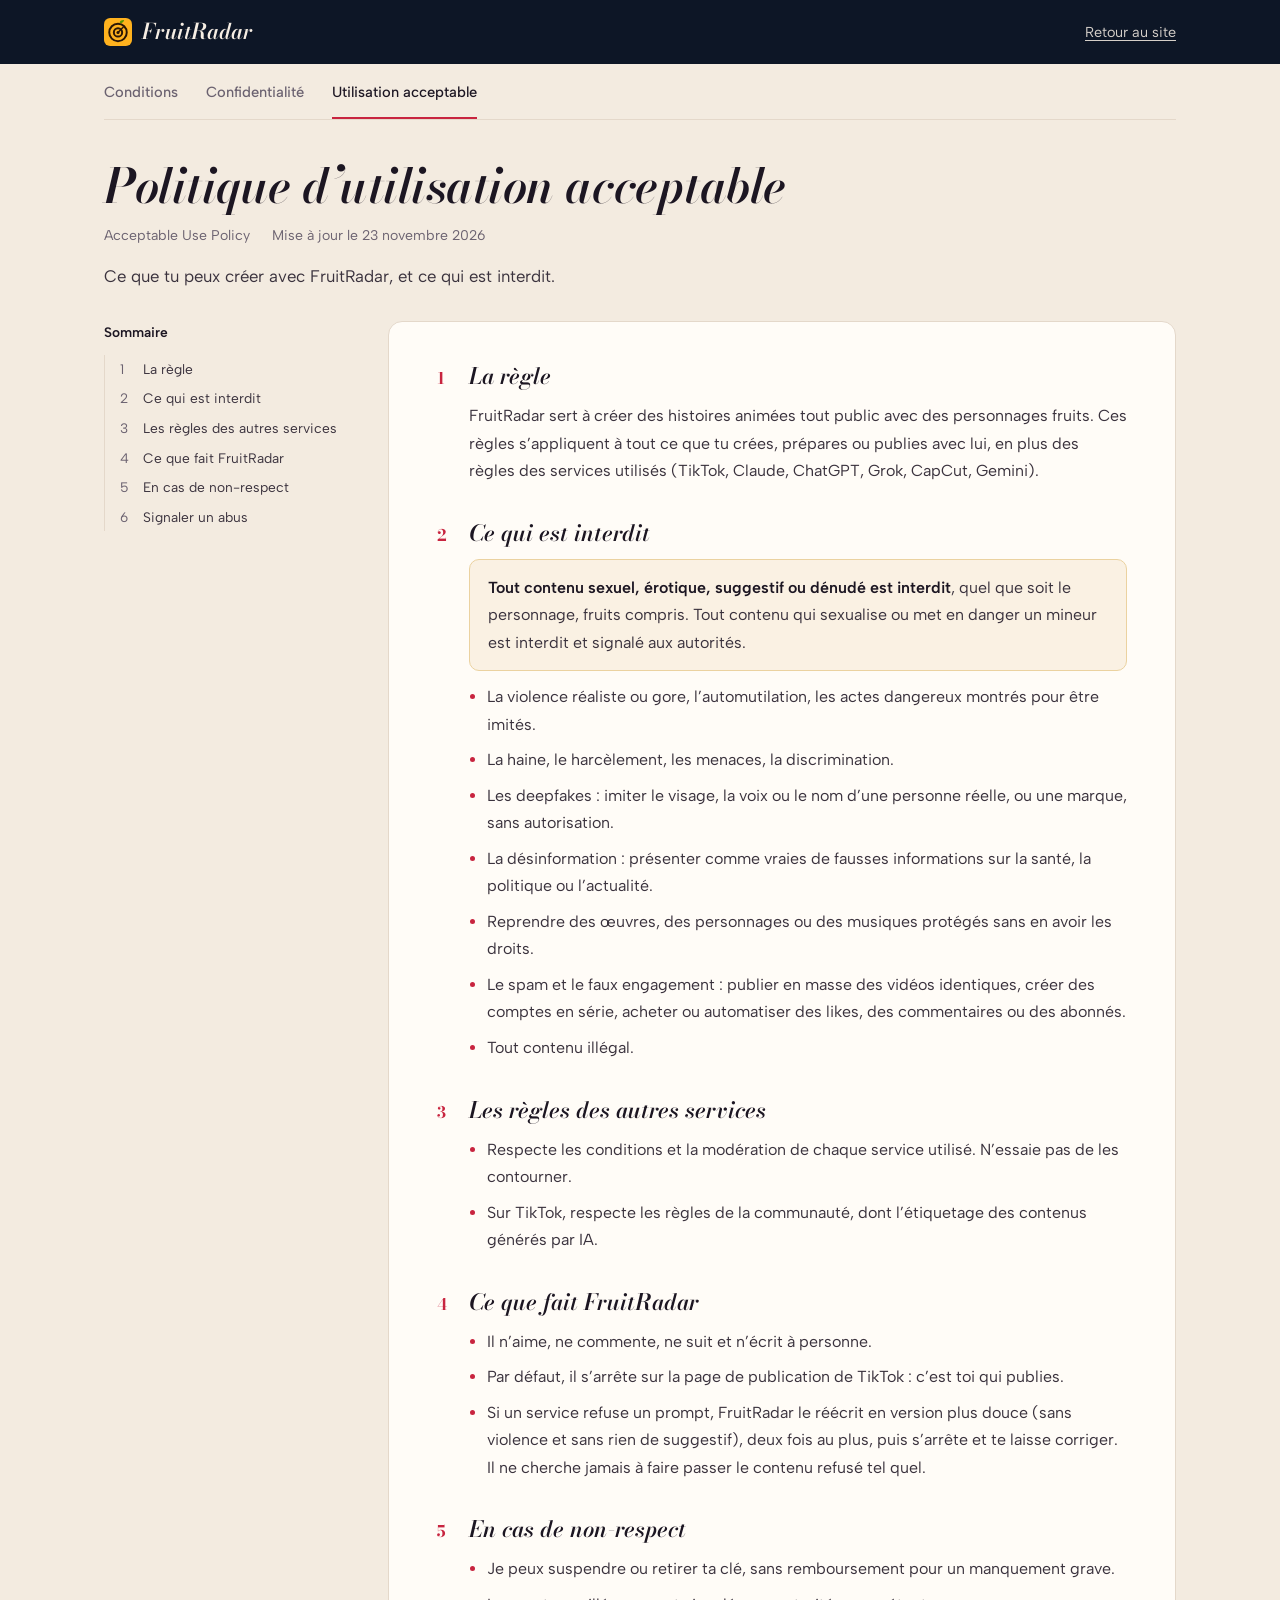
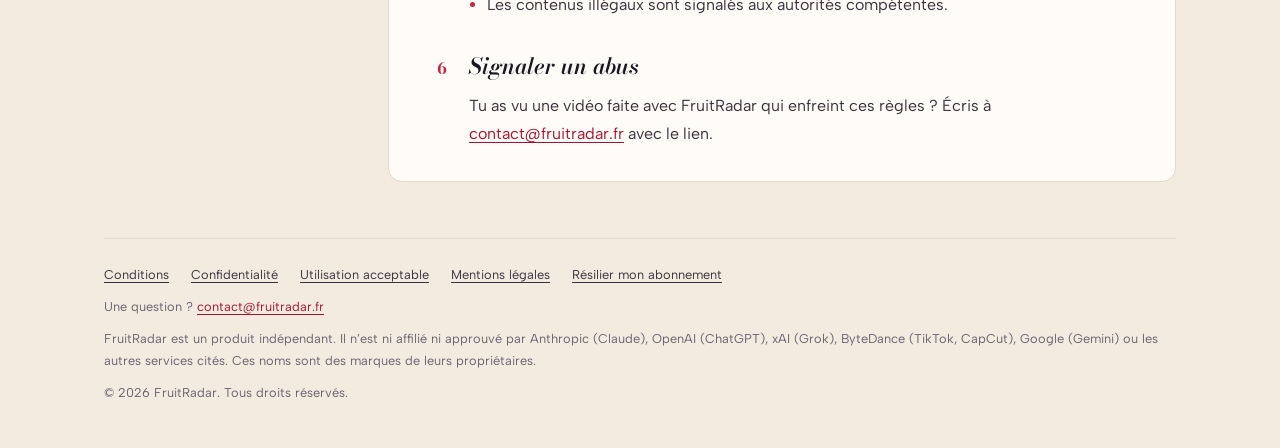
<file: utilisation.html>
<!DOCTYPE html>
<html lang="fr">
<head>
<meta charset="utf-8">
<meta name="viewport" content="width=device-width, initial-scale=1">
<meta name="theme-color" content="#0d1626">
<link rel="icon" href="/favicon.ico" sizes="16x16 32x32 48x48">
<link rel="apple-touch-icon" href="/apple-touch-icon.png">
<title>Politique d’utilisation acceptable · FruitRadar</title>
<style>
  /* polices servies par le site lui-même (licence SIL OFL) : aucune requête vers un service tiers */
  @font-face { font-family: "Bodoni Moda"; font-style: normal; font-display: swap; font-weight: 400 900; src: url("f-bodoni-latin.woff2") format("woff2"); unicode-range: U+0000-00FF,U+0131,U+0152-0153,U+02BB-02BC,U+02C6,U+02DA,U+02DC,U+0304,U+0308,U+0329,U+2000-206F,U+20AC,U+2122,U+2191,U+2193,U+2212,U+2215,U+FEFF,U+FFFD; }
  @font-face { font-family: "Bodoni Moda"; font-style: italic; font-display: swap; font-weight: 400 900; src: url("f-bodoni-italique-latin.woff2") format("woff2"); unicode-range: U+0000-00FF,U+0131,U+0152-0153,U+02BB-02BC,U+02C6,U+02DA,U+02DC,U+0304,U+0308,U+0329,U+2000-206F,U+20AC,U+2122,U+2191,U+2193,U+2212,U+2215,U+FEFF,U+FFFD; }
  @font-face { font-family: "Albert Sans"; font-style: normal; font-display: swap; font-weight: 100 900; src: url("f-albert-latin.woff2") format("woff2"); unicode-range: U+0000-00FF,U+0131,U+0152-0153,U+02BB-02BC,U+02C6,U+02DA,U+02DC,U+0304,U+0308,U+0329,U+2000-206F,U+20AC,U+2122,U+2191,U+2193,U+2212,U+2215,U+FEFF,U+FFFD; }
  :root {
    --nuit: #0d1626; --rubis: #c8243f; --or: #f2c46d; --ivoire: #f6eee4;
    --fond: #f3ebe0; --papier: #fffcf7; --encre: #1c1622; --texte: #3a323d; --doux: #6b6270; --trait: #e4d8ca; --lien: #a3162f;
    --titre: "Bodoni Moda", "Bodoni 72", Didot, Georgia, serif;
    --corps: "Albert Sans", system-ui, -apple-system, "Segoe UI", sans-serif;
  }
  *, *::before, *::after { box-sizing: border-box; }
  html { -webkit-text-size-adjust: 100%; scroll-padding-top: 1.5rem; font-size: clamp(100%, calc(62.5% + .42vw), 150%); }
  @media (prefers-reduced-motion: no-preference) { html { scroll-behavior: smooth; } }
  body { margin: 0; background: var(--fond); color: var(--texte); font: 400 1rem/1.72 var(--corps); }
  h1, h2, p, ul, ol, dl, dd { margin: 0; }
  a { color: var(--lien); text-decoration-thickness: 1px; text-underline-offset: 0.1875rem; }
  a:hover { text-decoration-color: var(--rubis); text-decoration-thickness: 2px; }
  :focus-visible { outline: 0.1875rem solid var(--nuit); outline-offset: 0.1875rem; border-radius: 0.25rem; }
  .saut { position: absolute; left: 0.75rem; top: -5rem; padding: 0.5rem 0.875rem; background: var(--papier); color: var(--encre); border-radius: 0.375rem; z-index: 10; }
  .saut:focus { top: 0.625rem; }

  .barre { background: var(--nuit); }
  .barre-in { max-width: 70rem; margin: 0 auto; padding: 0 1.5rem; height: 4rem; display: flex; align-items: center; justify-content: space-between; gap: 1rem; }
  .marque { display: inline-flex; align-items: center; gap: 0.625rem; font: italic 600 1.35rem/1 var(--titre); color: var(--ivoire); text-decoration: none; }
  .marque svg { flex: none; width: 1.75rem; height: 1.75rem; }
  .barre a { color: rgba(246, 238, 228, .86); font-size: .9rem; }
  .barre a.marque { color: var(--ivoire); font-size: 1.35rem; }
  .barre :focus-visible { outline-color: var(--ivoire); }

  .cadre { max-width: 70rem; margin: 0 auto; padding: 0 1.5rem 3.5rem; }
  .docs { display: flex; gap: 1.75rem; border-bottom: 1px solid var(--trait); overflow-x: auto; scrollbar-width: none; }
  .docs a { padding: 1rem 0 0.75rem; color: var(--doux); text-decoration: none; font-size: .92rem; font-weight: 500; white-space: nowrap; border-bottom: 0.1875rem solid transparent; margin-bottom: -1px; }
  .docs a:hover { color: var(--encre); }
  .docs a[aria-current] { color: var(--encre); border-bottom-color: var(--rubis); }

  .tete { padding: 2.5rem 0 1.875rem; max-width: 48.75rem; }
  .tete h1 { font: italic 600 clamp(2.1rem, 4.4vw, 3rem)/1.08 var(--titre); letter-spacing: -.01em; color: var(--encre); text-wrap: balance; }
  .meta { display: flex; flex-wrap: wrap; gap: 0.25rem 1.375rem; margin-top: 0.75rem; color: var(--doux); font-size: .88rem; }
  .intro { margin-top: 0.875rem; font-size: 1.05rem; max-width: 62ch; }

  .corps { display: grid; grid-template-columns: 14.75rem minmax(0, 1fr); gap: 3rem; align-items: start; }
  .sommaire { position: sticky; top: 1.5rem; font-size: .86rem; }
  .sommaire-titre { font-weight: 600; color: var(--encre); margin-bottom: 0.625rem; }
  .sommaire ol, .sommaire-mobile ol { list-style: none; padding: 0; }
  .sommaire ol { display: grid; gap: 1px; border-left: 1px solid var(--trait); }
  .sommaire a, .sommaire-mobile a { display: grid; grid-template-columns: 1.7em 1fr; color: var(--texte); text-decoration: none; line-height: 1.35; }
  .sommaire a { padding: 0.3125rem 0 0.3125rem 0.875rem; margin-left: -1px; border-left: 2px solid transparent; }
  .sommaire a:hover { color: var(--encre); border-left-color: var(--rubis); }
  .num { font-variant-numeric: tabular-nums; color: var(--doux); }
  .sommaire-mobile { display: none; }
  .zone { display: grid; gap: 1rem; min-width: 0; }

  .doc { background: var(--papier); border: 1px solid var(--trait); border-radius: 0.875rem; padding: 2.5rem 3rem 2.125rem; display: grid; gap: 2.125rem; }
  .doc section { display: grid; gap: 0.75rem; }
  .doc h2 { display: grid; grid-template-columns: 2rem 1fr; align-items: baseline; font: italic 600 1.4rem/1.25 var(--titre); color: var(--encre); }
  .doc h2 .num { font: 700 1rem/1 var(--titre); font-style: normal; color: var(--rubis); }
  .doc section > :not(h2) { margin-left: 2rem; }
  .doc p, .doc li { max-width: 66ch; }
  .bouton-mesure { margin-top: 0.625rem; font: inherit; font-weight: 600; color: var(--lien); background: none; border: 1px solid currentColor; border-radius: 62.4375rem; padding: 0.4375rem 1rem; cursor: pointer; } .bouton-mesure:hover { background: #faf1e3; } .bouton-mesure:focus-visible { outline: 2px solid var(--lien); outline-offset: 2px; } .mesure-etat { display: block; margin-top: 0.5rem; color: var(--doux); }
  .doc ul { padding-left: 1.1em; display: grid; gap: 0.5rem; }
  .doc li::marker { color: var(--rubis); }
  .doc strong { color: var(--encre); font-weight: 600; }
  .bref { background: #faf1e3; border-left: 0.1875rem solid #d6a24a; border-radius: 0 0.625rem 0.625rem 0; padding: 1.125rem 1.375rem; display: grid; gap: 0.5rem; }
  .bref-titre { font: italic 600 1.15rem/1.3 var(--titre); color: var(--encre); }
  .bref .note { font-size: .82rem; color: var(--doux); }
  .encart { padding: 0.875rem 1.125rem; border-radius: 0.625rem; background: #faf1e3; border: 1px solid #ebd2a0; }

  .mentions { padding-top: 1.375rem; border-top: 1px solid var(--trait); font-size: .8125rem; line-height: 1.6; color: var(--doux); }
  .doc .mentions > * { margin-left: 0; }
  .doc .mentions h2 { display: block; font: italic 600 1.05rem/1.3 var(--titre); }
  .mentions dl { display: grid; grid-template-columns: max-content 1fr; gap: 0.25rem 1.125rem; }
  .mentions dt { color: var(--texte); }

  .pied { max-width: 70rem; margin: 0 auto; padding: 1.625rem 1.5rem 2.75rem; background: linear-gradient(var(--trait), var(--trait)) top center / calc(100% - 3rem) 1px no-repeat; display: grid; gap: 0.625rem; font-size: .8rem; color: var(--doux); }
  .pied ul { list-style: none; padding: 0; display: flex; flex-wrap: wrap; gap: 0.375rem 1.375rem; }
  .pied ul a { color: var(--texte); }

  @media (max-width: 900px) {
    .corps { grid-template-columns: 1fr; gap: 0; }
    .sommaire { display: none; }
    .sommaire-mobile { display: block; background: var(--papier); border: 1px solid var(--trait); border-radius: 0.75rem; padding: 0.75rem 1rem; font-size: .92rem; }
    .sommaire-mobile summary { cursor: pointer; font-weight: 600; color: var(--encre); }
    .sommaire-mobile ol { padding: 0.625rem 0 0.25rem; display: grid; gap: 0.4375rem; }
    .doc { padding: 1.75rem 1.25rem 1.625rem; gap: 1.875rem; border-radius: 0.75rem; }
    .doc section > :not(h2) { margin-left: 0; }
    .doc h2 { grid-template-columns: 1.8rem 1fr; }
    .tete { padding: 1.75rem 0 1.375rem; }
  }
  @media (max-width: 520px) {
    .cadre, .barre-in, .pied { padding-left: 1rem; padding-right: 1rem; }
    .pied { background-size: calc(100% - 2rem) 1px; }
    .long { display: none; }
    .docs { gap: 1.25rem; }
    .mentions dl { grid-template-columns: 1fr; gap: 0; }
    .mentions dd { margin-bottom: 0.375rem; }
  }
</style>
</head>
<body>
<a class="saut" href="#texte">Aller au texte</a>
<header class="barre"><div class="barre-in"><a class="marque" href="./"><svg viewBox="0 0 128 128" aria-hidden="true"><rect width="128" height="128" rx="28" fill="#ffb21e"/><circle cx="64" cy="66" r="40" fill="none" stroke="#2a1606" stroke-width="9"/><circle cx="64" cy="66" r="19" fill="none" stroke="#2a1606" stroke-width="9"/><circle cx="64" cy="66" r="7" fill="#2a1606"/><line x1="64" y1="66" x2="87.5" y2="42.5" stroke="#2a1606" stroke-width="7" stroke-linecap="round"/><path d="M71.5 23.5C71 14 79 8.6 92 9C90.5 18 83.5 24.5 71.5 23.5Z" fill="#5b9400"/></svg>FruitRadar</a><a href="./">Retour au site</a></div></header>
<div class="cadre">
  <nav class="docs" aria-label="Documents légaux"><a href="conditions.html">Conditions</a><a href="confidentialite.html">Confidentialité</a><a href="utilisation.html" aria-current="page">Utilisation<span class="long"> acceptable</span></a></nav>
  <header class="tete">
    <h1>Politique d’utilisation acceptable</h1>
    <p class="meta"><span lang="en">Acceptable Use Policy</span><span>Mise à jour le 23 novembre 2026</span></p>
    <p class="intro">Ce que tu peux créer avec FruitRadar, et ce qui est interdit.</p>
  </header>
  <div class="corps">
    <nav class="sommaire" aria-label="Sommaire">
      <p class="sommaire-titre">Sommaire</p>
      <ol>
          <li><a href="#regle"><span class="num">1</span><span>La règle</span></a></li>
          <li><a href="#interdit"><span class="num">2</span><span>Ce qui est interdit</span></a></li>
          <li><a href="#tiers"><span class="num">3</span><span>Les règles des autres services</span></a></li>
          <li><a href="#fonctionnement"><span class="num">4</span><span>Ce que fait FruitRadar</span></a></li>
          <li><a href="#sanctions"><span class="num">5</span><span>En cas de non-respect</span></a></li>
          <li><a href="#signaler"><span class="num">6</span><span>Signaler un abus</span></a></li>
      </ol>
    </nav>
    <main id="texte" class="zone">
      <details class="sommaire-mobile"><summary>Sommaire</summary>
        <ol>
          <li><a href="#regle"><span class="num">1</span><span>La règle</span></a></li>
          <li><a href="#interdit"><span class="num">2</span><span>Ce qui est interdit</span></a></li>
          <li><a href="#tiers"><span class="num">3</span><span>Les règles des autres services</span></a></li>
          <li><a href="#fonctionnement"><span class="num">4</span><span>Ce que fait FruitRadar</span></a></li>
          <li><a href="#sanctions"><span class="num">5</span><span>En cas de non-respect</span></a></li>
          <li><a href="#signaler"><span class="num">6</span><span>Signaler un abus</span></a></li>
        </ol>
      </details>
      <article class="doc">
        <section id="regle">
          <h2><span class="num">1</span><span>La règle</span></h2>
      <p>FruitRadar sert à créer des histoires animées tout public avec des personnages fruits. Ces règles s’appliquent à tout ce que tu crées, prépares ou publies avec lui, en plus des règles des services utilisés (TikTok, Claude, ChatGPT, Grok, CapCut, Gemini).</p>
        </section>
        <section id="interdit">
          <h2><span class="num">2</span><span>Ce qui est interdit</span></h2>
      <div class="encart"><p><strong>Tout contenu sexuel, érotique, suggestif ou dénudé est interdit</strong>, quel que soit le personnage, fruits compris. Tout contenu qui sexualise ou met en danger un mineur est interdit et signalé aux autorités.</p></div>
      <ul>
        <li>La violence réaliste ou gore, l’automutilation, les actes dangereux montrés pour être imités.</li>
        <li>La haine, le harcèlement, les menaces, la discrimination.</li>
        <li>Les deepfakes&nbsp;: imiter le visage, la voix ou le nom d’une personne réelle, ou une marque, sans autorisation.</li>
        <li>La désinformation&nbsp;: présenter comme vraies de fausses informations sur la santé, la politique ou l’actualité.</li>
        <li>Reprendre des œuvres, des personnages ou des musiques protégés sans en avoir les droits.</li>
        <li>Le spam et le faux engagement&nbsp;: publier en masse des vidéos identiques, créer des comptes en série, acheter ou automatiser des likes, des commentaires ou des abonnés.</li>
        <li>Tout contenu illégal.</li>
      </ul>
        </section>
        <section id="tiers">
          <h2><span class="num">3</span><span>Les règles des autres services</span></h2>
      <ul>
        <li>Respecte les conditions et la modération de chaque service utilisé. N’essaie pas de les contourner.</li>
        <li>Sur TikTok, respecte les règles de la communauté, dont l’étiquetage des contenus générés par IA.</li>
      </ul>
        </section>
        <section id="fonctionnement">
          <h2><span class="num">4</span><span>Ce que fait FruitRadar</span></h2>
      <ul>
        <li>Il n’aime, ne commente, ne suit et n’écrit à personne.</li>
        <li>Par défaut, il s’arrête sur la page de publication de TikTok&nbsp;: c’est toi qui publies.</li>
        <li>Si un service refuse un prompt, FruitRadar le réécrit en version plus douce (sans violence et sans rien de suggestif), deux fois au plus, puis s’arrête et te laisse corriger. Il ne cherche jamais à faire passer le contenu refusé tel quel.</li>
      </ul>
        </section>
        <section id="sanctions">
          <h2><span class="num">5</span><span>En cas de non-respect</span></h2>
      <ul>
        <li>Je peux suspendre ou retirer ta clé, sans remboursement pour un manquement grave.</li>
        <li>Les contenus illégaux sont signalés aux autorités compétentes.</li>
      </ul>
        </section>
        <section id="signaler">
          <h2><span class="num">6</span><span>Signaler un abus</span></h2>
      <p>Tu as vu une vidéo faite avec FruitRadar qui enfreint ces règles&nbsp;? Écris à <a href="https://mail.google.com/mail/?view=cm&amp;fs=1&amp;to=contact@fruitradar.fr" target="_blank" rel="noopener">contact@fruitradar.fr</a> avec le lien.</p>
        </section>

      </article>
    </main>
  </div>
</div>
<footer class="pied">
  <nav aria-label="Liens légaux"><ul><li><a href="conditions.html">Conditions</a></li><li><a href="confidentialite.html">Confidentialité</a></li><li><a href="utilisation.html">Utilisation acceptable</a></li><li><a href="conditions.html#mentions">Mentions légales</a></li><li><a href="https://billing.stripe.com/p/login/aFa6oG12G67z5bQ8DjeIw00">Résilier mon abonnement</a></li></ul></nav>
  <p>Une question&nbsp;? <a href="https://mail.google.com/mail/?view=cm&amp;fs=1&amp;to=contact@fruitradar.fr" target="_blank" rel="noopener">contact@fruitradar.fr</a></p>
  <p>FruitRadar est un produit indépendant. Il n’est ni affilié ni approuvé par Anthropic (Claude), OpenAI (ChatGPT), xAI (Grok), ByteDance (TikTok, CapCut), Google (Gemini) ou les autres services cités. Ces noms sont des marques de leurs propriétaires.</p>
  <p>© 2026 FruitRadar. Tous droits réservés.</p>
</footer>
<script src="mesure.js?v=8fa71d65" defer></script>
</body>
</html>
</file>
<file: prime.css>
/* FruitRadar, style « Prime time » des pages d'installation, d'essai et de clé perdue.
   Mêmes couleurs, mêmes polices et même mur d'affiches que la page d'accueil, voile plus dense : ici on lit et on agit. */
@font-face { font-family: "Bodoni Moda"; font-style: normal; font-display: swap; font-weight: 400 900; src: url("f-bodoni-latin.woff2") format("woff2"); unicode-range: U+0000-00FF,U+0131,U+0152-0153,U+02BB-02BC,U+02C6,U+02DA,U+02DC,U+0304,U+0308,U+0329,U+2000-206F,U+20AC,U+2122,U+2191,U+2193,U+2212,U+2215,U+FEFF,U+FFFD; }
@font-face { font-family: "Bodoni Moda"; font-style: italic; font-display: swap; font-weight: 400 900; src: url("f-bodoni-italique-latin.woff2") format("woff2"); unicode-range: U+0000-00FF,U+0131,U+0152-0153,U+02BB-02BC,U+02C6,U+02DA,U+02DC,U+0304,U+0308,U+0329,U+2000-206F,U+20AC,U+2122,U+2191,U+2193,U+2212,U+2215,U+FEFF,U+FFFD; }
@font-face { font-family: "Albert Sans"; font-style: normal; font-display: swap; font-weight: 100 900; src: url("f-albert-latin.woff2") format("woff2"); unicode-range: U+0000-00FF,U+0131,U+0152-0153,U+02BB-02BC,U+02C6,U+02DA,U+02DC,U+0304,U+0308,U+0329,U+2000-206F,U+20AC,U+2122,U+2191,U+2193,U+2212,U+2215,U+FEFF,U+FFFD; }

:root {
  --nuit: #0d1626;
  --nuit-2: #16223a;
  --rubis: #c8243f;
  --rubis-2: #ad1d36;
  --or: #f2c46d;
  --ivoire: #f6eee4;
  --brume: #a9b3c7;
  --brume-2: #c5cbd8;
  --filet: rgba(242, 196, 109, .34);
  --trait: rgba(246, 238, 228, .14);
  --carte: rgba(13, 22, 38, .86);
  --affiche: "Bodoni Moda", "Bodoni 72", Didot, Georgia, serif;
  --texte: "Albert Sans", system-ui, -apple-system, "Segoe UI", Roboto, sans-serif;
}
*, *::before, *::after { box-sizing: border-box; }
html { -webkit-text-size-adjust: 100%; font-size: clamp(100%, calc(62.5% + .42vw), 150%); } /* grands écrans : tout grandit avec l'écran */
body { margin: 0; min-height: 100vh; background: var(--nuit); color: var(--ivoire); font: 400 1rem/1.55 var(--texte); overflow-x: clip; -webkit-font-smoothing: antialiased; }
img { display: block; max-width: 100%; height: auto; }
h1, h2, p, figure, ul, ol { margin: 0; }
a { color: inherit; }
:focus-visible { outline: 2px solid var(--or); outline-offset: 0.1875rem; }
[hidden] { display: none !important; }

/* le mur d'affiches, à l'arrêt derrière un voile épais */
.fond { position: fixed; inset: 0; z-index: -1; overflow: hidden; background: var(--nuit); }
.mur { position: absolute; inset: -18% -30%; display: flex; gap: 0.875rem; justify-content: center; transform: rotate(-6deg); }
.col { flex: 0 0 clamp(7.375rem, 30vw, 11rem); align-self: flex-start; display: flex; flex-direction: column; animation: monte 110s linear infinite; }
.col img { width: 100%; height: auto; }
.col:nth-child(even) { animation-name: descend; animation-duration: 124s; }
.col:nth-child(4n+1) { animation-delay: -20s; }
.col:nth-child(4n+2) { animation-delay: -47s; }
.col:nth-child(4n+3) { animation-delay: -9s; }
.col:nth-child(4n) { animation-delay: -63s; }
@keyframes monte { from { transform: translateY(0); } to { transform: translateY(-33.3333%); } }
@keyframes descend { from { transform: translateY(-33.3333%); } to { transform: translateY(0); } }
.fond::after { content: ""; position: absolute; inset: 0; background-image: radial-gradient(ellipse 110% 80% at 50% 38%, rgba(13, 22, 38, 0) 35%, rgba(13, 22, 38, .6) 100%), linear-gradient(rgba(13, 22, 38, .9), rgba(13, 22, 38, .9)); }
@media (max-width: 700px) { .col:nth-child(n+7) { display: none; } }

/* l'en-tête : la marque et le retour */
.tete { display: flex; align-items: center; justify-content: space-between; gap: 0.875rem; padding: 0.875rem 1.125rem 0.875rem 1.25rem; }
.marque { display: inline-flex; align-items: center; gap: 0.625rem; text-decoration: none; }
.marque svg { flex: none; width: 1.875rem; height: 1.875rem; }
.marque span { font: italic 600 1.375rem/1 var(--affiche); }
.retour { padding: 0.5625rem 0.9375rem; border: 1px solid rgba(246, 238, 228, .36); border-radius: 62.4375rem; font-size: .8125rem; font-weight: 600; text-decoration: none; white-space: nowrap; transition: background .2s, color .2s; }
.retour:hover { background: var(--ivoire); color: var(--nuit); }

.page { max-width: 37.5rem; margin: 0 auto; padding: 0.25rem 1.125rem 2.75rem; display: grid; gap: 1.125rem; }
.titre-page { padding: 1.375rem 0.375rem 0.625rem; text-align: center; }
.titre-page h1 { font: italic 600 clamp(2.6rem, 12vw, 3.6rem)/1.02 var(--affiche); font-variation-settings: "opsz" 44; letter-spacing: -.01em; text-wrap: balance; }
.titre-page p { margin-top: 0.75rem; font-size: 1.0625rem; color: var(--brume-2); }
.puces { list-style: none; padding: 0; margin-top: 1rem; display: flex; flex-wrap: wrap; justify-content: center; gap: 0.5rem; }
.sans-chrome { margin-top: 0.875rem; font-size: .875rem; color: var(--brume); }
.sans-chrome a { color: var(--or); font-weight: 600; text-underline-offset: 0.1875rem; }
.puces li { padding: 0.3125rem 0.875rem; border-radius: 62.4375rem; border: 1px solid var(--filet); color: var(--or); font-size: .8125rem; font-weight: 600; }

.carte { padding: 1.5rem 1.25rem; border-radius: 1rem; background: var(--carte); border: 1px solid var(--trait); box-shadow: 0 1.875rem 3.75rem -2.5rem rgba(0, 0, 0, .95); }
.carte h2 { font: italic 600 1.6rem/1.15 var(--affiche); }

/* les étapes */
.etapes { list-style: none; padding: 0; display: grid; gap: 1rem; }
.etape { display: grid; grid-template-columns: 2.5rem minmax(0, 1fr); column-gap: 0.875rem; }
.num { font: 800 2.1rem/1.05 var(--texte); letter-spacing: -.02em; color: var(--or); text-align: center; }
.etape h2 { padding-top: 2px; }
.etape h2 + p { margin-top: 0.375rem; color: var(--brume-2); }
.etape strong { color: var(--ivoire); font-weight: 600; }
.suite { grid-column: 1 / -1; margin-top: 1.125rem; }

.adresse { margin-bottom: 0.625rem; padding: 0.75rem 0.875rem; border-radius: 0.625rem; border: 1px dashed var(--filet); background: rgba(246, 238, 228, .05); color: var(--or); font: 700 1rem/1.3 ui-monospace, Consolas, monospace; text-align: center; user-select: all; }
.astuce { margin-top: 0.75rem; font-size: .8125rem; line-height: 1.5; color: var(--brume); }
.explique { margin-top: 0.375rem; color: var(--brume-2); }
.choix { display: grid; gap: 0.625rem; }
.cle { display: grid; grid-template-columns: minmax(0, 1fr) auto; gap: 2px 0.75rem; align-items: center; padding: 1rem 1.25rem; border-radius: 0.875rem; border: 1px solid rgba(246, 238, 228, .3); text-decoration: none; transition: background .2s, border-color .2s; }
.cle b { font-size: 1.125rem; font-weight: 700; }
.cle i { grid-row: 1 / span 2; grid-column: 2; font: 800 1.15rem/1 var(--texte); letter-spacing: -.01em; white-space: nowrap; }
.cle span { grid-column: 1; font-size: .875rem; color: var(--brume-2); }
.cle:hover { border-color: var(--ivoire); background: rgba(246, 238, 228, .06); }
.cle.vive { background: var(--rubis); border-color: var(--rubis); color: #fff; box-shadow: 0 1rem 1.875rem -1.125rem rgba(200, 36, 63, .9); }
.cle.vive span { color: rgba(255, 255, 255, .86); }
.cle.vive:hover { background: var(--rubis-2); border-color: var(--rubis-2); }
.cgv { font-size: .8125rem; color: var(--brume); text-align: center; }
.cgv a, .note a, .contact a, .resultat a { color: var(--or); text-underline-offset: 0.1875rem; }

.bouton { display: flex; align-items: center; justify-content: center; gap: 0.625rem; width: 100%; padding: 1rem 1.25rem; border: 0; border-radius: 62.4375rem; background: var(--ivoire); color: var(--nuit); font: 700 1rem/1.2 var(--texte); text-align: center; text-decoration: none; cursor: pointer; transition: background .2s; }
.bouton:hover { background: #fff; }
.bouton svg { flex: none; width: 1.25rem; height: 1.25rem; }
.bouton[data-fait] { background: var(--or); }
.bouton.rubis { background: var(--rubis); color: #fff; box-shadow: 0 1rem 1.875rem -1.125rem rgba(200, 36, 63, .9); }
.bouton.rubis:hover { background: var(--rubis-2); }
.bouton[disabled] { opacity: .6; cursor: wait; }

.gestes { list-style: none; padding: 0; margin-top: 0.875rem; display: grid; gap: 0.5rem; counter-reset: g; }
.gestes li { counter-increment: g; display: grid; grid-template-columns: 1.75rem minmax(0, 1fr); gap: 0.75rem; align-items: center; padding: 0.625rem 0.875rem; border-radius: 0.75rem; border: 1px solid var(--trait); background: rgba(246, 238, 228, .04); font-size: .9375rem; font-weight: 500; }
.gestes li::before { content: counter(g); width: 1.75rem; height: 1.75rem; border-radius: 50%; display: grid; place-items: center; border: 1px solid var(--filet); color: var(--or); font: 700 .9rem/1 var(--texte); }

.infos { list-style: none; padding: 0; display: grid; gap: 0.625rem; grid-template-columns: repeat(3, minmax(0, 1fr)); }
.infos li { padding: 1rem 0.75rem; border-radius: 0.875rem; background: var(--carte); border: 1px solid var(--trait); text-align: center; font-size: .8125rem; line-height: 1.4; color: var(--brume); }
.infos b { display: block; margin-bottom: 0.3125rem; font: italic 600 1.08rem/1.2 var(--affiche); color: var(--ivoire); }
@media (max-width: 460px) { .infos { grid-template-columns: 1fr; } }

/* les formulaires (essai, clé perdue) */
.form { display: grid; gap: 0.625rem; margin-top: 1rem; }
.form label { font-size: .9375rem; font-weight: 600; }
.form input { width: 100%; padding: 0.9375rem 1.125rem; border-radius: 0.75rem; border: 1px solid rgba(246, 238, 228, .3); background: rgba(246, 238, 228, .06); color: var(--ivoire); font: inherit; font-size: 1.0625rem; }
.form input::placeholder { color: #8590a6; }
.form input:focus-visible { outline: 2px solid var(--or); outline-offset: 2px; }
.etat { min-height: 1.4em; font-weight: 600; }
.etat.non { color: #ff9aa9; }
.note { font-size: .875rem; color: var(--brume); }
.resultat > p { margin-top: 0.625rem; color: var(--brume-2); }
.macle { display: block; margin: 1rem 0; padding: 1rem; border-radius: 0.75rem; border: 1px dashed var(--filet); background: rgba(246, 238, 228, .05); color: var(--or); font: 700 1.2rem/1.35 ui-monospace, Consolas, monospace; letter-spacing: .04em; text-align: center; overflow-wrap: anywhere; user-select: all; }
.resultat ol { margin-top: 1rem; padding-left: 1.2em; display: grid; gap: 0.375rem; color: var(--brume-2); }

/* le bas de page */
.contact { text-align: center; font-size: .9375rem; }
.liens { display: flex; flex-wrap: wrap; justify-content: center; gap: 0.375rem 1.125rem; font-size: .8125rem; }
.liens a { text-underline-offset: 0.1875rem; text-decoration-color: rgba(246, 238, 228, .4); }
.liens a:hover { color: var(--or); }
.pied { max-width: 70ch; margin: 0 auto; text-align: center; font-size: .75rem; line-height: 1.5; color: #8590a6; }
.pied strong { color: var(--brume-2); font-weight: 600; }

@media (min-width: 980px) {
  .tete { height: 5.25rem; padding: 0 3.5rem; }
  .marque { gap: 0.75rem; }
  .marque svg { width: 2.125rem; height: 2.125rem; }
  .marque span { font-size: 1.625rem; }
  .retour { padding: 0.6875rem 1.25rem; font-size: .9375rem; }
  .page { max-width: 40rem; gap: 1.25rem; }
  .titre-page { padding-top: 0.625rem; }
  .titre-page h1 { font-size: 4rem; }
  .carte { padding: 1.875rem 1.875rem; }
}
@media (prefers-reduced-motion: reduce) {
  .col { animation: none; }
  .cle, .bouton, .retour { transition: none; }
}
</file>
